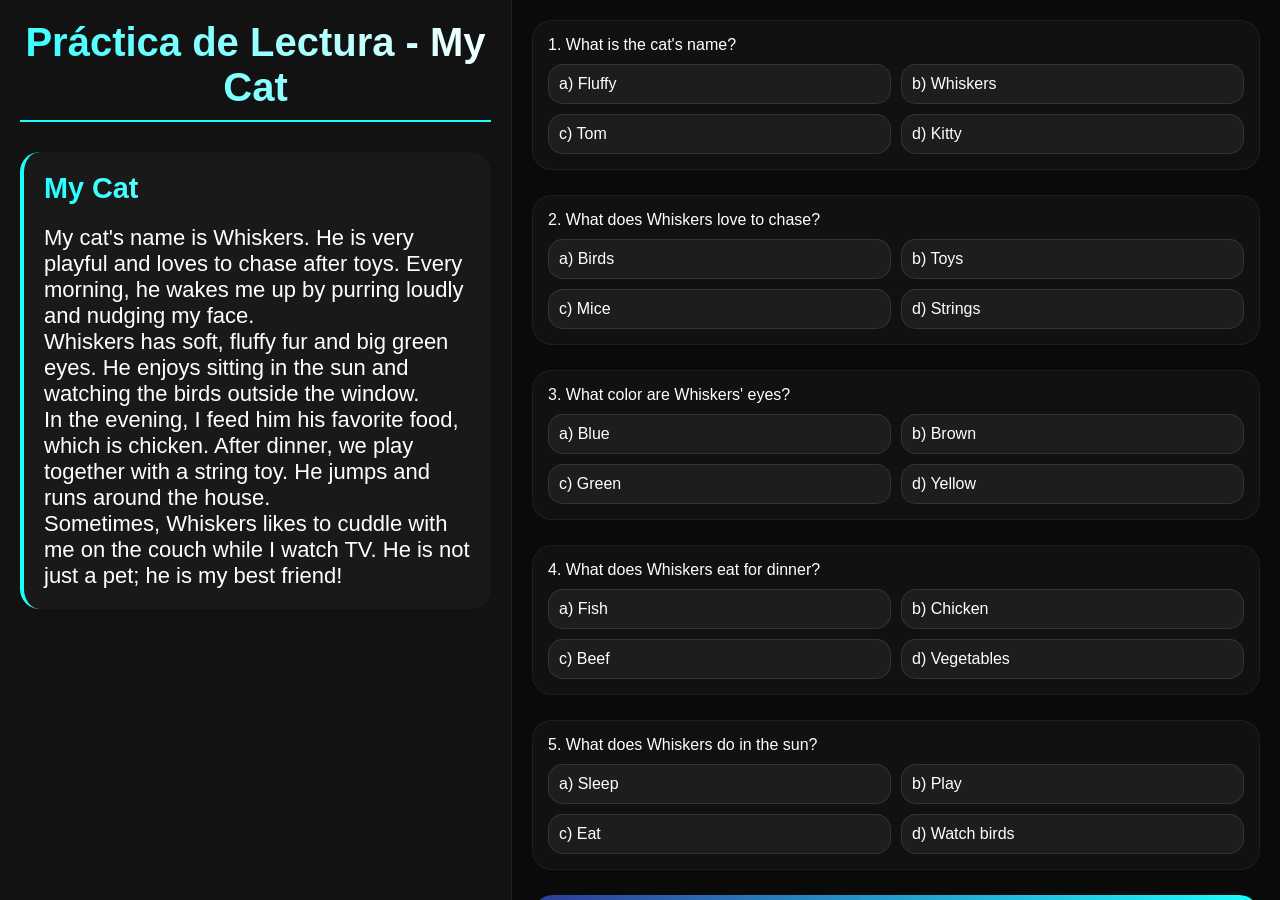
<file: a1NewStory.html>
<!DOCTYPE html>
<html lang="es">
<head>
    <meta charset="UTF-8">
    <meta name="viewport" content="width=device-width, initial-scale=1.0">
    <title>Práctica de Lectura - My Cat</title>
    <style>
        :root {
            --primary-color: #2E3192;
            --secondary-color: #1BFFFF;
            --accent-color: #D4145A;
            --background: #0A0A0A;
            --text-color: #ffffff;
            --card-bg: rgba(255, 255, 255, 0.05);
            --glass-effect: rgba(255, 255, 255, 0.1);
        }
        * {
            margin: 0;
            padding: 0;
            box-sizing: border-box;
            font-family: 'Poppins', sans-serif;
        }
        /* Ocultamos el scroll global y usaremos scroll independientes en columnas */
        html, body {
            width: 100%;
            height: 100%;
            overflow: hidden;
            background: var(--background);
            color: var(--text-color);
        }
        
        /* Contenedor principal: dos columnas (texto y preguntas) */
        .main-container {
            display: flex;
            width: 100%;
            height: 100%;
        }

        /* Columna izquierda: texto de lectura (fijo con position: sticky) */
        .left-column {
            width: 40%;
            padding: 20px;
            background: rgba(255, 255, 255, 0.03);
            border-right: 1px solid rgba(255, 255, 255, 0.05);
            position: sticky;
            top: 0;
            overflow-y: auto; /* Permite scroll solo en esta columna si el texto es largo */
        }

        /* Columna derecha: preguntas y respuestas (scroll independiente) */
        .right-column {
            width: 60%;
            padding: 20px;
            overflow-y: auto;
        }

        /* Título principal */
        h1 {
            text-align: center;
            border-bottom: 2px solid var(--secondary-color);
            padding-bottom: 10px;
            margin-bottom: 30px;
            font-size: 2.5rem;
            background: linear-gradient(45deg, var(--secondary-color), #fff);
            -webkit-background-clip: text;
            color: transparent;
        }

        /* Subtítulo */
        h2 {
            color: var(--secondary-color);
            margin-top: 0;
            margin-bottom: 20px;
            font-size: 1.8rem;
            background: linear-gradient(45deg, var(--secondary-color), #fff);
            -webkit-background-clip: text;
            color: transparent;
        }

        /* Texto de lectura */
        .reading-text {
            font-size: 22px;
            background: rgba(255, 255, 255, 0.03);
            padding: 20px;
            border-radius: 20px;
            border-left: 4px solid var(--secondary-color);
        }

        /* Preguntas */
        .question {
            margin-bottom: 25px;
            padding: 15px;
            background: rgba(255, 255, 255, 0.03);
            border-radius: 20px;
            border: 1px solid rgba(255, 255, 255, 0.05);
        }

        .options {
            margin-top: 10px;
            display: grid;
            grid-template-columns: 1fr 1fr;
            gap: 10px;
        }

        .option {
            padding: 10px;
            background: rgba(255, 255, 255, 0.05);
            border: 1px solid rgba(255, 255, 255, 0.1);
            border-radius: 15px;
            cursor: pointer;
            transition: all 0.3s ease;
            color: var(--text-color);
        }
        .option:hover {
            background: rgba(27, 255, 255, 0.1);
            transform: translateY(-3px);
            box-shadow: 0 5px 15px rgba(27, 255, 255, 0.2);
        }
        .selected {
            background: linear-gradient(45deg, rgba(46, 49, 146, 0.5), rgba(27, 255, 255, 0.5));
            border-color: var(--secondary-color);
        }
        .correct {
            background: rgba(46, 204, 113, 0.3);
            border-color: #2ecc71;
        }
        .incorrect {
            background: rgba(231, 76, 60, 0.3);
            border-color: #e74c3c;
        }

        /* Botones */
        .submit-btn, .retry-btn {
            display: block;
            width: 100%;
            padding: 12px;
            border: none;
            border-radius: 30px;
            font-size: 16px;
            cursor: pointer;
            transition: transform 0.3s ease, box-shadow 0.3s ease;
            margin-top: 20px;
        }
        .submit-btn {
            background: linear-gradient(45deg, var(--primary-color), var(--secondary-color));
            color: white;
        }
        .retry-btn {
            display: none;
            background: linear-gradient(45deg, var(--secondary-color), var(--accent-color));
            color: white;
        }
        .submit-btn:hover, .retry-btn:hover {
            transform: translateY(-3px);
            box-shadow: 0 10px 20px rgba(27, 255, 255, 0.2);
        }

        /* Resultado */
        .result {
            margin-top: 20px;
            padding: 15px;
            border-radius: 20px;
            text-align: center;
            font-weight: bold;
            display: none;
        }

        /* Scrollbar personalizado */
        ::-webkit-scrollbar-thumb {
            background-color: var(--secondary-color);
            border-radius: 10px;
        }
        ::-webkit-scrollbar-track {
            background-color: var(--background);
        }
        ::-webkit-scrollbar {
            width: 10px;
        }

        /* Responsive */
        @media (max-width: 768px) {
            .main-container {
                flex-direction: column;
            }
            .left-column, .right-column {
                width: 100%;
                height: 50vh; /* Se reparte la pantalla, ajusta según prefieras */
            }
        }
    </style>
</head>
<body>
    <!-- Contenedor principal en dos columnas -->
    <div class="main-container">

        <!-- Columna Izquierda: Texto de lectura (fijo) -->
        <div class="left-column">
            <h1>Práctica de Lectura - My Cat</h1>
            <div class="reading-text">
                <h2>My Cat</h2>
                <p>My cat's name is Whiskers. He is very playful and loves to chase after toys. Every morning, he wakes me up by purring loudly and nudging my face.</p>
                <p>Whiskers has soft, fluffy fur and big green eyes. He enjoys sitting in the sun and watching the birds outside the window.</p>
                <p>In the evening, I feed him his favorite food, which is chicken. After dinner, we play together with a string toy. He jumps and runs around the house.</p>
                <p>Sometimes, Whiskers likes to cuddle with me on the couch while I watch TV. He is not just a pet; he is my best friend!</p>
            </div>
        </div>

        <!-- Columna Derecha: Preguntas y Respuestas -->
        <div class="right-column">
            <div id="quiz-container"></div>

            <button id="submit-btn" class="submit-btn">Check Answers</button>
            <div id="result" class="result"></div>
            <button id="retry-btn" class="retry-btn">Try Again</button>
        </div>

    </div>

    <!-- Script del cuestionario -->
    <script>
        // Datos del Quiz
        const questions = [
            {
                question: "1. What is the cat's name?",
                options: ["a) Fluffy", "b) Whiskers", "c) Tom", "d) Kitty"],
                answer: 1
            },
            {
                question: "2. What does Whiskers love to chase?",
                options: ["a) Birds", "b) Toys", "c) Mice", "d) Strings"],
                answer: 1
            },
            {
                question: "3. What color are Whiskers' eyes?",
                options: ["a) Blue", "b) Brown", "c) Green", "d) Yellow"],
                answer: 2
            },
            {
                question: "4. What does Whiskers eat for dinner?",
                options: ["a) Fish", "b) Chicken", "c) Beef", "d) Vegetables"],
                answer: 1
            },
            {
                question: "5. What does Whiskers do in the sun?",
                options: ["a) Sleep", "b) Play", "c) Eat", "d) Watch birds"],
                answer: 3
            }
        ];

        const quizContainer = document.getElementById('quiz-container');
        const submitButton = document.getElementById('submit-btn');
        const resultDiv = document.getElementById('result');
        const retryButton = document.getElementById('retry-btn');

        // Generar preguntas
        function generateQuiz() {
            questions.forEach((q, qIndex) => {
                const questionDiv = document.createElement('div');
                questionDiv.className = 'question';
                questionDiv.innerHTML = `<div>${q.question}</div>`;
                
                const optionsDiv = document.createElement('div');
                optionsDiv.className = 'options';
                
                q.options.forEach((option, oIndex) => {
                    const optionDiv = document.createElement('div');
                    optionDiv.className = 'option';
                    optionDiv.textContent = option;
                    optionDiv.dataset.qIndex = qIndex;
                    optionDiv.dataset.oIndex = oIndex;
                    
                    // Selección de opción
                    optionDiv.addEventListener('click', function() {
                        const questionOptions = document.querySelectorAll(`.option[data-q-index="${qIndex}"]`);
                        questionOptions.forEach(opt => opt.classList.remove('selected'));
                        this.classList.add('selected');
                    });
                    
                    optionsDiv.appendChild(optionDiv);
                });
                
                questionDiv.appendChild(optionsDiv);
                quizContainer.appendChild(questionDiv);
            });
        }

        // Verificar respuestas
        function checkAnswers() {
            let score = 0;
            let answersMissing = false;
            
            questions.forEach((q, qIndex) => {
                const selectedOption = document.querySelector(`.option.selected[data-q-index="${qIndex}"]`);
                if (!selectedOption) {
                    answersMissing = true;
                    return;
                }
                
                const selectedIndex = parseInt(selectedOption.dataset.oIndex);
                if (selectedIndex === q.answer) {
                    score++;
                    selectedOption.classList.add('correct');
                } else {
                    selectedOption.classList.add('incorrect');
                    const correctOption = document.querySelector(`.option[data-q-index="${qIndex}"][data-o-index="${q.answer}"]`);
                    correctOption.classList.add('correct');
                }
            });
            
            if (answersMissing) {
                alert('Por favor, responde todas las preguntas antes de enviar.');
                return;
            }
            
            // Deshabilitar todas las opciones
            document.querySelectorAll('.option').forEach(opt => {
                opt.style.pointerEvents = 'none';
            });
            
            // Mostrar resultado
            resultDiv.style.display = 'block';
            resultDiv.textContent = `Tu puntuación: ${score} de ${questions.length}`;
            resultDiv.style.backgroundColor = score >= 4 ? '#d4edda' : '#f8d7da';
            resultDiv.style.color = score >= 4 ? '#155724' : '#721c24';
            
            submitButton.style.display = 'none';
            retryButton.style.display = 'block';
        }

        // Reiniciar quiz
        function resetQuiz() {
            quizContainer.innerHTML = '';
            generateQuiz();
            resultDiv.style.display = 'none';
            retryButton.style.display = 'none';
            submitButton.style.display = 'block';
        }

        submitButton.addEventListener('click', checkAnswers);
        retryButton.addEventListener('click', resetQuiz);

        // Iniciar
        generateQuiz();
    </script>
</body>
</html>
</file>
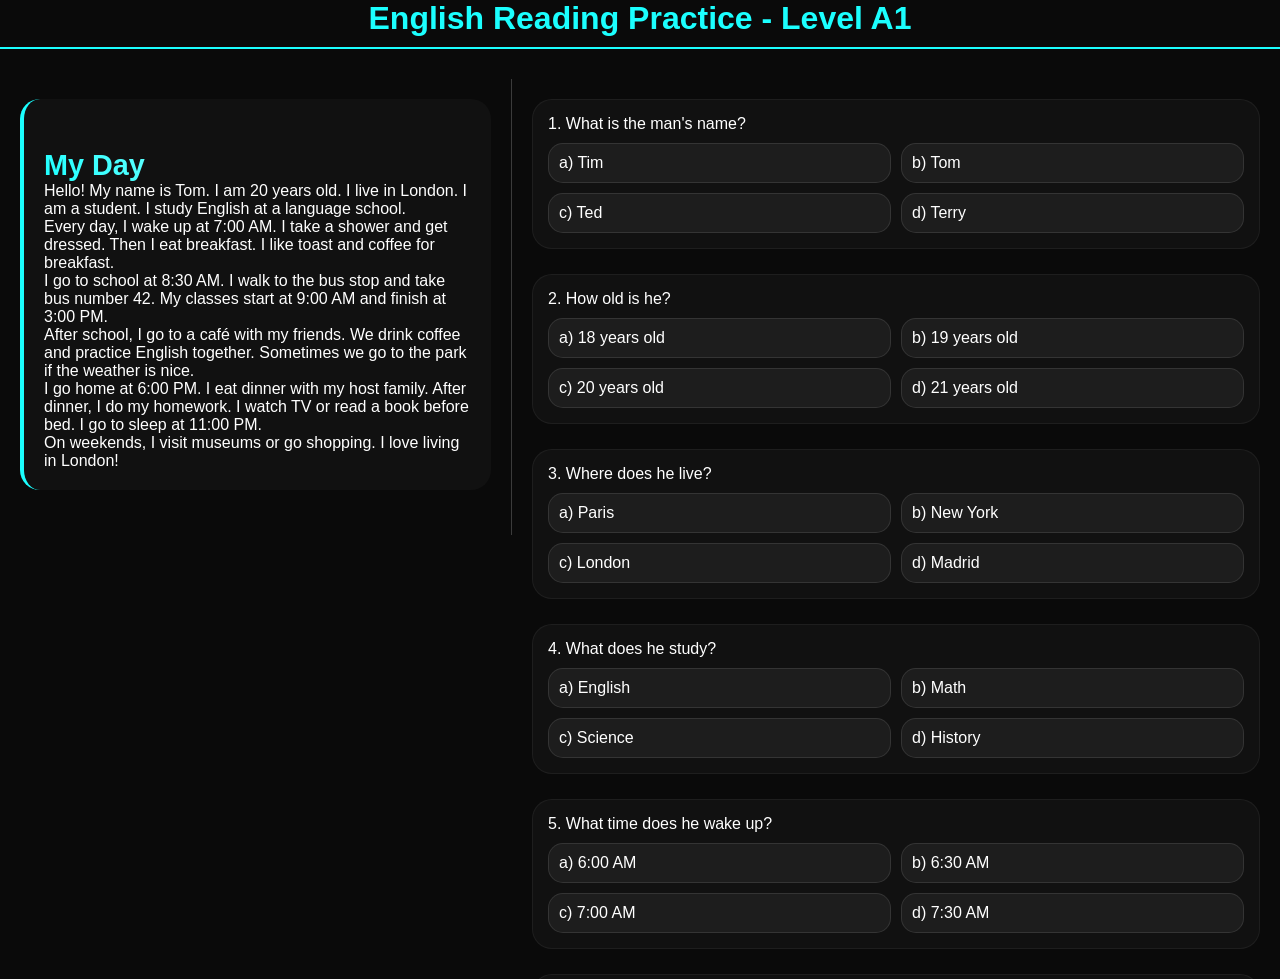
<file: a1Reading.html>
<!DOCTYPE html>
<html lang="en">
<head>
  <meta charset="UTF-8">
  <title>English Reading Practice - Level A1</title>
  <style>
    :root {
      --primary-color: #2E3192;
      --secondary-color: #1BFFFF;
      --accent-color: #D4145A;
      --background: #0A0A0A;
      --text-color: #ffffff;
      --card-bg: rgba(255, 255, 255, 0.05);
      --glass-effect: rgba(255, 255, 255, 0.1);
    }

    /* Reinicios / base */
    * {
      margin: 0;
      padding: 0;
      box-sizing: border-box;
      font-family: 'Poppins', sans-serif;
    }
    body {
      background: var(--background);
      color: var(--text-color);
      /* Quitamos max-width y margin auto para usar todo el ancho y hacer un layout tipo flex */
    }

    /* Contenedor principal en 2 columnas */
    .main-container {
      display: flex;          /* Modo de 2 columnas */
      flex-wrap: nowrap;      /* Evita que se rompa a segunda fila */
      min-height: 100vh;      /* Ocupar al menos la altura de la pantalla */
    }

    /* Columna izquierda: lectura */
    .reading-container {
      width: 40%;             /* Ajusta el ancho que quieras para el texto */
      position: sticky;       /* Para que se quede “pegado” al hacer scroll */
      top: 0;                 /* Se “pega” en la parte superior */
      align-self: flex-start; /* Para que el sticky funcione en flex */
      overflow-y: auto;       /* Si el texto es muy largo, tendrá scroll propio */
      border-right: 1px solid rgba(255, 255, 255, 0.2);
      padding: 20px;
    }

    /* Columna derecha: preguntas, respuestas y botón */
    .quiz-container {
      width: 60%;             /* Ajusta el ancho que quieras para el quiz */
      padding: 20px;
      overflow-y: auto;       /* Aquí se hará scroll para las preguntas */
      max-height: 100vh;      /* Para que no crezca más que la ventana */
    }

    /* Título */
    h1 {
      color: var(--text-color);
      text-align: center;
      border-bottom: 2px solid var(--secondary-color);
      padding-bottom: 10px;
      margin-bottom: 30px;
      font-size: 2rem;
      background-color: var(--secondary-color);
      -webkit-background-clip: text;
      color: transparent;
    }

    h2 {
      color: var(--secondary-color);
      margin-top: 30px;
      font-size: 1.8rem;
      background: linear-gradient(45deg, var(--secondary-color), #fff);
      -webkit-background-clip: text;
      color: transparent;
    }

    .reading-text {
      background: rgba(255, 255, 255, 0.03);
      padding: 20px;
      border-radius: 20px;
      border-left: 4px solid var(--secondary-color);
      margin-bottom: 25px;
    }

    .question {
      margin-bottom: 25px;
      padding: 15px;
      background: rgba(255, 255, 255, 0.03);
      border-radius: 20px;
      border: 1px solid rgba(255, 255, 255, 0.05);
    }

    .options {
      margin-top: 10px;
      display: grid;
      grid-template-columns: 1fr;
      gap: 10px;
    }

    @media (min-width: 600px) {
      .options {
        grid-template-columns: 1fr 1fr;
      }
    }

    .option {
      padding: 10px;
      background: rgba(255, 255, 255, 0.05);
      border: 1px solid rgba(255, 255, 255, 0.1);
      border-radius: 15px;
      cursor: pointer;
      transition: all 0.3s ease;
      color: var(--text-color);
    }
    .option:hover {
      background: rgba(27, 255, 255, 0.1);
      transform: translateY(-3px);
      box-shadow: 0 5px 15px rgba(27, 255, 255, 0.2);
    }
    .selected {
      background: linear-gradient(45deg, rgba(46, 49, 146, 0.5), rgba(27, 255, 255, 0.5));
      border-color: var(--secondary-color);
    }
    .correct {
      background: rgba(46, 204, 113, 0.3);
      border-color: #2ecc71;
    }
    .incorrect {
      background: rgba(231, 76, 60, 0.3);
      border-color: #e74c3c;
    }

    .submit-btn, .retry-btn {
      display: block;
      width: 100%;
      padding: 12px;
      background: linear-gradient(45deg, var(--primary-color), var(--secondary-color));
      color: white;
      border: none;
      border-radius: 30px;
      font-size: 16px;
      cursor: pointer;
      transition: transform 0.3s ease, box-shadow 0.3s ease;
      margin-top: 20px;
      text-align: center;
    }
    .submit-btn:hover, .retry-btn:hover {
      transform: translateY(-3px);
      box-shadow: 0 10px 20px rgba(27, 255, 255, 0.2);
    }

    .result {
      margin-top: 20px;
      padding: 15px;
      border-radius: 20px;
      text-align: center;
      font-weight: bold;
      display: none;
    }

    /* Barra de desplazamiento personal */
    ::-webkit-scrollbar-thumb {
      background-color: var(--secondary-color);
      border-radius: 10px;
    }
    ::-webkit-scrollbar-track {
      background-color: var(--background);
    }
    ::-webkit-scrollbar {
      width: 10px;
    }
  </style>
</head>
<body>

  <h1>English Reading Practice - Level A1</h1>

  <div class="main-container">
    <!-- COLUMNA IZQUIERDA (TEXTO) -->
    <div class="reading-container">
      <div class="reading-text">
        <h2>My Day</h2>
        <p>Hello! My name is Tom. I am 20 years old. I live in London. I am a student. I study English at a language school.</p>
        <p>Every day, I wake up at 7:00 AM. I take a shower and get dressed. Then I eat breakfast. I like toast and coffee for breakfast.</p>
        <p>I go to school at 8:30 AM. I walk to the bus stop and take bus number 42. My classes start at 9:00 AM and finish at 3:00 PM.</p>
        <p>After school, I go to a café with my friends. We drink coffee and practice English together. Sometimes we go to the park if the weather is nice.</p>
        <p>I go home at 6:00 PM. I eat dinner with my host family. After dinner, I do my homework. I watch TV or read a book before bed. I go to sleep at 11:00 PM.</p>
        <p>On weekends, I visit museums or go shopping. I love living in London!</p>
      </div>
    </div>

    <!-- COLUMNA DERECHA (PREGUNTAS Y QUIZ) -->
    <div class="quiz-container">
      <div id="quiz-container"></div>
      <button id="submit-btn" class="submit-btn">Check Answers</button>
      <div id="result" class="result"></div>
      <button id="retry-btn" class="retry-btn">Try Again</button>
    </div>
  </div>

  <script>
    // Quiz data
    const questions = [
      {
        question: "1. What is the man's name?",
        options: ["a) Tim", "b) Tom", "c) Ted", "d) Terry"],
        answer: 1
      },
      {
        question: "2. How old is he?",
        options: ["a) 18 years old", "b) 19 years old", "c) 20 years old", "d) 21 years old"],
        answer: 2
      },
      {
        question: "3. Where does he live?",
        options: ["a) Paris", "b) New York", "c) London", "d) Madrid"],
        answer: 2
      },
      {
        question: "4. What does he study?",
        options: ["a) English", "b) Math", "c) Science", "d) History"],
        answer: 0
      },
      {
        question: "5. What time does he wake up?",
        options: ["a) 6:00 AM", "b) 6:30 AM", "c) 7:00 AM", "d) 7:30 AM"],
        answer: 2
      },
      {
        question: "6. What does he eat for breakfast?",
        options: ["a) Eggs and bacon", "b) Toast and coffee", "c) Cereal and milk", "d) Fruit and yogurt"],
        answer: 1
      },
      {
        question: "7. How does he go to school?",
        options: ["a) By car", "b) By train", "c) By bus", "d) By bicycle"],
        answer: 2
      },
      {
        question: "8. What does he do after school?",
        options: ["a) He goes home", "b) He goes to work", "c) He goes to the gym", "d) He goes to a café"],
        answer: 3
      },
      {
        question: "9. What time does he go to sleep?",
        options: ["a) 10:00 PM", "b) 10:30 PM", "c) 11:00 PM", "d) 11:30 PM"],
        answer: 2
      },
      {
        question: "10. What does he do on weekends?",
        options: ["a) He visits museums or goes shopping", "b) He stays at home", "c) He visits his family", "d) He works part-time"],
        answer: 0
      }
    ];

    const quizContainer = document.getElementById('quiz-container');
    const submitButton = document.getElementById('submit-btn');
    const resultDiv = document.getElementById('result');
    const retryButton = document.getElementById('retry-btn');

    function generateQuiz() {
      questions.forEach((q, qIndex) => {
        const questionDiv = document.createElement('div');
        questionDiv.className = 'question';
        questionDiv.innerHTML = `<div>${q.question}</div>`;
        
        const optionsDiv = document.createElement('div');
        optionsDiv.className = 'options';
        
        q.options.forEach((option, oIndex) => {
          const optionDiv = document.createElement('div');
          optionDiv.className = 'option';
          optionDiv.textContent = option;
          optionDiv.dataset.qIndex = qIndex;
          optionDiv.dataset.oIndex = oIndex;
          
          optionDiv.addEventListener('click', function() {
            // Remove selected class from all options in this question
            const questionOptions = document.querySelectorAll(`.option[data-q-index="${qIndex}"]`);
            questionOptions.forEach(opt => opt.classList.remove('selected'));
            // Add selected class to this option
            this.classList.add('selected');
          });
          
          optionsDiv.appendChild(optionDiv);
        });
        
        questionDiv.appendChild(optionsDiv);
        quizContainer.appendChild(questionDiv);
      });
    }

    function checkAnswers() {
      let score = 0;
      let answersMissing = false;
      
      questions.forEach((q, qIndex) => {
        const selectedOption = document.querySelector(`.option.selected[data-q-index="${qIndex}"]`);
        
        if (!selectedOption) {
          answersMissing = true;
          return;
        }
        
        const selectedIndex = parseInt(selectedOption.dataset.oIndex);
        if (selectedIndex === q.answer) {
          score++;
          selectedOption.classList.add('correct');
        } else {
          selectedOption.classList.add('incorrect');
          // Highlight the correct answer
          const correctOption = document.querySelector(`.option[data-q-index="${qIndex}"][data-o-index="${q.answer}"]`);
          correctOption.classList.add('correct');
        }
      });
      
      if (answersMissing) {
        alert('Please answer all questions before submitting.');
        return;
      }
      
      // Disable all options after submission
      document.querySelectorAll('.option').forEach(opt => {
        opt.style.pointerEvents = 'none';
      });
      
      // Show result
      resultDiv.style.display = 'block';
      resultDiv.textContent = `Your score: ${score} out of 10`;
      resultDiv.style.backgroundColor = score >= 7 ? '#d4edda' : '#f8d7da';
      resultDiv.style.color = score >= 7 ? '#155724' : '#721c24';
      
      // Show retry button and hide submit button
      submitButton.style.display = 'none';
      retryButton.style.display = 'block';
    }

    function resetQuiz() {
      quizContainer.innerHTML = '';
      generateQuiz();
      resultDiv.style.display = 'none';
      retryButton.style.display = 'none';
      submitButton.style.display = 'block';
    }

    submitButton.addEventListener('click', checkAnswers);
    retryButton.addEventListener('click', resetQuiz);

    generateQuiz();
  </script>
</body>
</html>
</file>
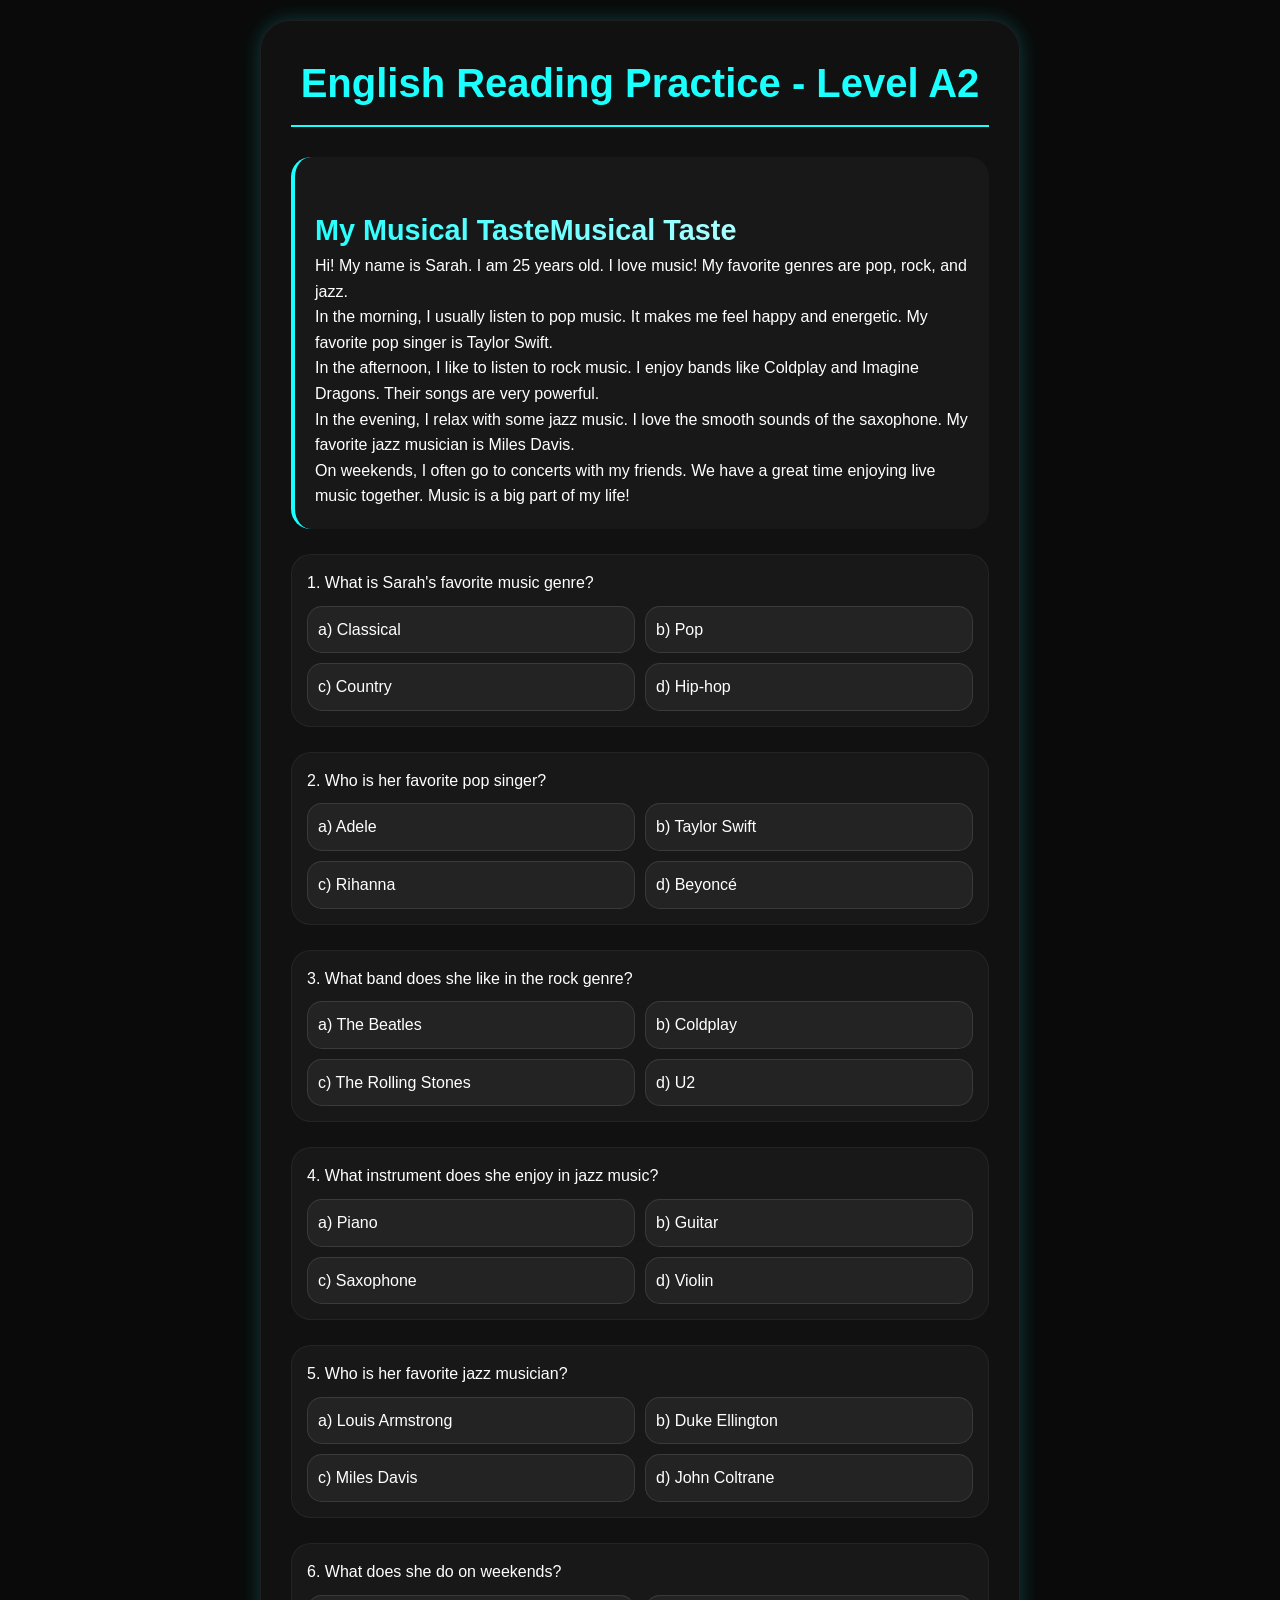
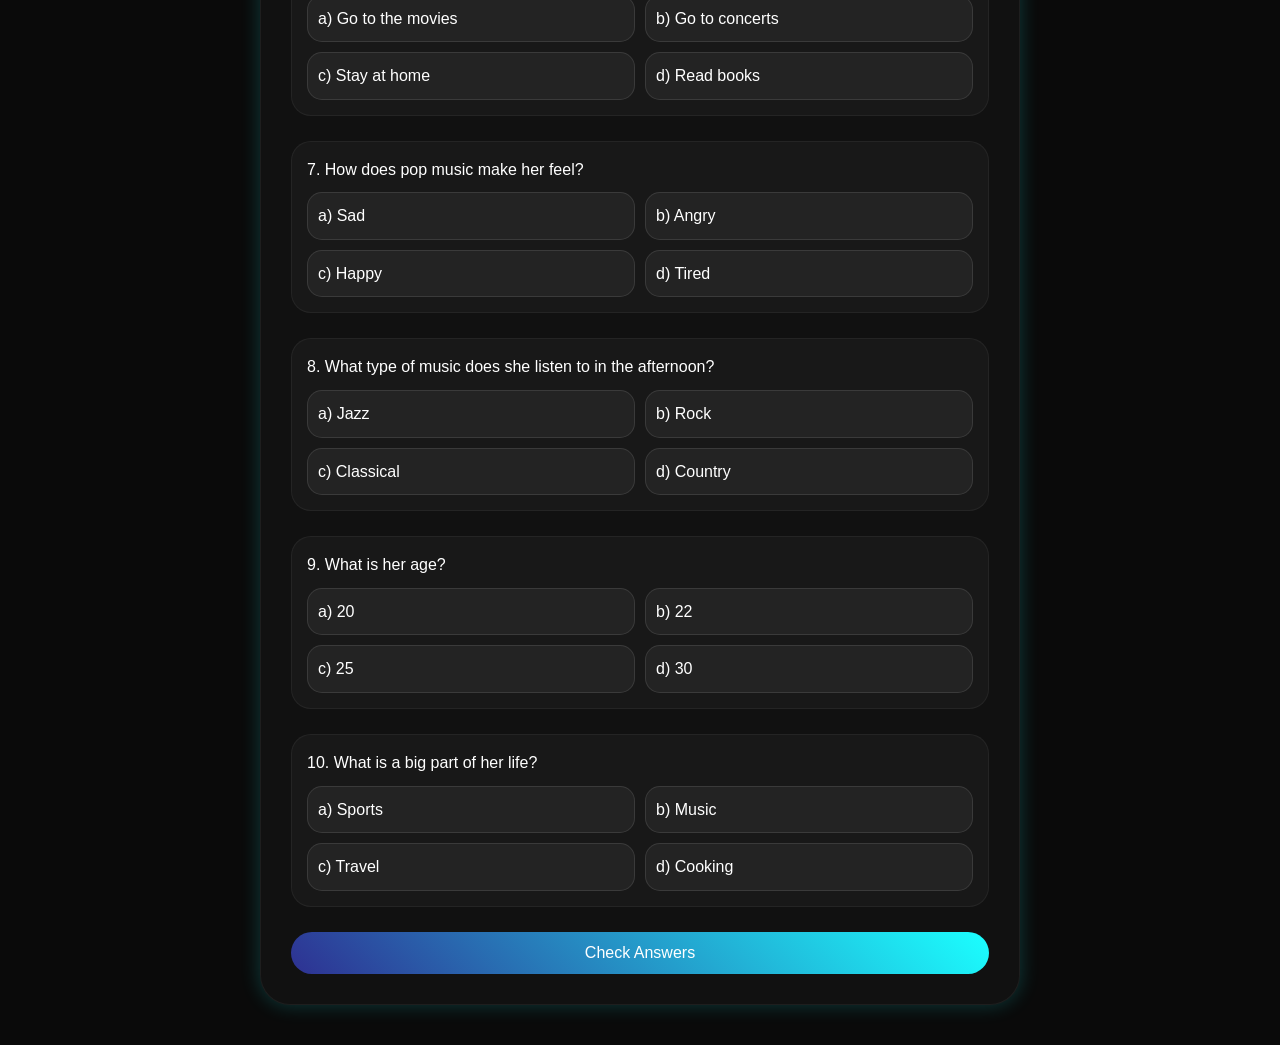
<file: a2MyMusic.html>
<!DOCTYPE html>
<html lang="en">
<head>
    <meta charset="UTF-8">
    <meta name="viewport" content="width=device-width, initial-scale=1.0">
    <title>English Reading Practice - Level A2</title>
    <style>
:root {
    --primary-color: #2E3192;
    --secondary-color: #1BFFFF;
    --accent-color: #D4145A;
    --background: #0A0A0A;
    --text-color: #ffffff;
    --card-bg: rgba(255, 255, 255, 0.05);
    --glass-effect: rgba(255, 255, 255, 0.1);
}

/* Estilos base */
* {
    margin: 0;
    padding: 0;
    box-sizing: border-box;
    font-family: 'Poppins', sans-serif;
}

body {
    background: var(--background);
    color: var(--text-color);
    overflow-x: hidden;
    line-height: 1.6;
    max-width: 800px;
    margin: 0 auto;
    padding: 20px;
}

.container {
    background: rgba(255, 255, 255, 0.03);
    border-radius: 30px;
    box-shadow: 0 0 20px rgba(27, 255, 255, 0.2);
    padding: 30px;
    margin-bottom: 20px;
    border: 1px solid rgba(255, 255, 255, 0.05);
}

h1 {
    color: var(--text-color);
    text-align: center;
    border-bottom: 2px solid var(--secondary-color);
    padding-bottom: 10px;
    margin-bottom: 30px;
    font-size: 2.5rem;
    background-color: var(--secondary-color);
    -webkit-background-clip: text;
    color: transparent;
}

h2 {
    color: var(--secondary-color);
    margin-top: 30px;
    font-size: 1.8rem;
    background: linear-gradient(45deg, var(--secondary-color), #fff);
    -webkit-background-clip: text;
    color: transparent;
}

.reading-text {
    background: rgba(255, 255, 255, 0.03);
    padding: 20px;
    border-radius: 20px;
    border-left: 4px solid var(--secondary-color);
    margin-bottom: 25px;
}

.question {
    margin-bottom: 25px;
    padding: 15px;
    background: rgba(255, 255, 255, 0.03);
    border-radius: 20px;
    border: 1px solid rgba(255, 255, 255, 0.05);
}

.options {
    margin-top: 10px;
    display: grid;
    grid-template-columns: 1fr;
    gap: 10px;
}

.option {
    padding: 10px;
    background: rgba(255, 255, 255, 0.05);
    border: 1px solid rgba(255, 255, 255, 0.1);
    border-radius: 15px;
    cursor: pointer;
    transition: all 0.3s ease;
    color: var(--text-color);
}

.option:hover {
    background: rgba(27, 255, 255, 0.1);
    transform: translateY(-3px);
    box-shadow: 0 5px 15px rgba(27, 255, 255, 0.2);
}

.selected {
    background: linear-gradient(45deg, rgba(46, 49, 146, 0.5), rgba(27, 255, 255, 0.5));
    border-color: var(--secondary-color);
}

.correct {
    background: rgba(46, 204, 113, 0.3);
    border-color: #2ecc71;
}

.incorrect {
    background: rgba(231, 76, 60, 0.3);
    border-color: #e74c3c;
}

.submit-btn {
    display: block;
    width: 100%;
    padding: 12px;
    background: linear-gradient(45deg, var(--primary-color), var(--secondary-color));
    color: white;
    border: none;
    border-radius: 30px;
    font-size: 16px;
    cursor: pointer;
    transition: transform 0.3s ease, box-shadow 0.3s ease;
    margin-top: 20px;
}

.submit-btn:hover {
    transform: translateY(-3px);
    box-shadow: 0 10px 20px rgba(27, 255, 255, 0.2);
}

.result {
    margin-top: 20px;
    padding: 15px;
    border-radius: 20px;
    text-align: center;
    font-weight: bold;
    display: none;
}

.retry-btn {
    display: none;
    width: 100%;
    padding: 12px;
    background: linear-gradient(45deg, var(--secondary-color), var(--accent-color));
    color: white;
    border: none;
    border-radius: 30px;
    font-size: 16px;
    cursor: pointer;
    transition: transform 0.3s ease, box-shadow 0.3s ease;
    margin-top: 15px;
}

.retry-btn:hover {
    transform: translateY(-3px);
    box-shadow: 0 10px 20px rgba(27, 255, 255, 0.2);
}

/* Cambiar el color de la barra de desplazamiento */
::-webkit-scrollbar-thumb {
    background-color: var(--secondary-color);
    border-radius: 10px;
}

::-webkit-scrollbar-track {
    background-color: var(--background);
}

::-webkit-scrollbar {
    width: 10px;
}

@media (min-width: 600px) {
    .options {
        grid-template-columns: 1fr 1fr;
    }
}
    </style>
</head>
<body>
    <div class="container">
        <h1>English Reading Practice - Level A2</h1>
        
        <div class="reading-text">
            <h2>My Musical TasteMusical Taste</h2>
            <p>Hi! My name is Sarah. I am 25 years old. I love music! My favorite genres are pop, rock, and jazz.</p>
            <p>In the morning, I usually listen to pop music. It makes me feel happy and energetic. My favorite pop singer is Taylor Swift.</p>
            <p>In the afternoon, I like to listen to rock music. I enjoy bands like Coldplay and Imagine Dragons. Their songs are very powerful.</p>
            <p>In the evening, I relax with some jazz music. I love the smooth sounds of the saxophone. My favorite jazz musician is Miles Davis.</p>
            <p>On weekends, I often go to concerts with my friends. We have a great time enjoying live music together. Music is a big part of my life!</p>
        </div>
        
        <div id="quiz-container">
            <!-- Questions will be inserted here by JavaScript -->
        </div>
        
        <button id="submit-btn" class="submit-btn">Check Answers</button>
        <div id="result" class="result"></div>
        <button id="retry-btn" class="retry-btn">Try Again</button>
    </div>

    <script>
        // Quiz data
        const questions = [
            {
                question: "1. What is Sarah's favorite music genre?",
                options: ["a) Classical", "b) Pop", "c) Country", "d) Hip-hop"],
                answer: 1
            },
            {
                question: "2. Who is her favorite pop singer?",
                options: ["a) Adele", "b) Taylor Swift", "c) Rihanna", "d) Beyoncé"],
                answer: 1
            },
            {
                question: "3. What band does she like in the rock genre?",
                options: ["a) The Beatles", "b) Coldplay", "c) The Rolling Stones", "d) U2"],
                answer: 1
            },
            {
                question: "4. What instrument does she enjoy in jazz music?",
                options: ["a) Piano", "b) Guitar", "c) Saxophone", "d) Violin"],
                answer: 2
            },
            {
                question: "5. Who is her favorite jazz musician?",
                options: ["a) Louis Armstrong", "b) Duke Ellington", "c) Miles Davis", "d) John Coltrane"],
                answer: 2
            },
            {
                question: "6. What does she do on weekends?",
                options: ["a) Go to the movies", "b) Go to concerts", "c) Stay at home", "d) Read books"],
                answer: 1
            },
            {
                question: "7. How does pop music make her feel?",
                options: ["a) Sad", "b) Angry", "c) Happy", "d) Tired"],
                answer: 2
            },
            {
                question: "8. What type of music does she listen to in the afternoon?",
                options: ["a) Jazz", "b) Rock", "c) Classical", "d) Country"],
                answer: 1
            },
            {
                question: "9. What is her age?",
                options: ["a) 20", "b) 22", "c) 25", "d) 30"],
                answer: 2
            },
            {
                question: "10. What is a big part of her life?",
                options: ["a) Sports", "b) Music", "c) Travel", "d) Cooking"],
                answer: 1
            }
        ];

        // Get elements
        const quizContainer = document.getElementById('quiz-container');
        const submitButton = document.getElementById('submit-btn');
        const resultDiv = document.getElementById('result');
        const retryButton = document.getElementById('retry-btn');

        // Generate questions in the DOM
        function generateQuiz() {
            questions.forEach((q, qIndex) => {
                const questionDiv = document.createElement('div');
                questionDiv.className = 'question';
                questionDiv.innerHTML = `<div>${q.question}</div>`;
                
                const optionsDiv = document.createElement('div');
                optionsDiv.className = 'options';
                
                q.options.forEach((option, oIndex) => {
                    const optionDiv = document.createElement('div');
                    optionDiv.className = 'option';
                    optionDiv.textContent = option;
                    optionDiv.dataset.qIndex = qIndex;
                    optionDiv.dataset.oIndex = oIndex;
                    
                    optionDiv.addEventListener('click', function() {
                        // Remove selected class from all options in this question
                        const questionOptions = document.querySelectorAll(`.option[data-q-index="${qIndex}"]`);
                        questionOptions.forEach(opt => opt.classList.remove('selected'));
                        
                        // Add selected class to this option
                        this.classList.add('selected');
                    });
                    
                    optionsDiv.appendChild(optionDiv);
                });
                
                questionDiv.appendChild(optionsDiv);
                quizContainer.appendChild(questionDiv);
            });
        }

        // Check answers and show results
        function checkAnswers() {
            let score = 0;
            let answersMissing = false;
            
            questions.forEach((q, qIndex) => {
                const selectedOption = document.querySelector(`.option.selected[data-q-index="${qIndex}"]`);
                
                if (!selectedOption) {
                    answersMissing = true;
                    return;
                }
                
                const selectedIndex = parseInt(selectedOption.dataset.oIndex);
                
                if (selectedIndex === q.answer) {
                    score++;
                    selectedOption.classList.add('correct');
                } else {
                    selectedOption.classList.add('incorrect');
                    // Highlight the correct answer
                    const correctOption = document.querySelector(`.option[data-q-index="${qIndex}"][data-o-index="${q.answer}"]`);
                    correctOption.classList.add('correct');
                }
            });
            
            if (answersMissing) {
                alert('Please answer all questions before submitting.');
                return;
            }
            
            // Disable all options after submission
            document.querySelectorAll('.option').forEach(opt => {
                opt.style.pointerEvents = 'none';
            });
            
            // Show result
            resultDiv.style.display = 'block';
            resultDiv.textContent = `Your score: ${score} out of 10`;
            resultDiv.style.backgroundColor = score >= 7 ? '#d4edda' : '#f8d7da';
            resultDiv.style.color = score >= 7 ? '#155724' : '#721c24';
            
            // Show retry button and hide submit button
            submitButton.style.display = 'none';
            retryButton.style.display = 'block';
        }

        // Reset the quiz
        function resetQuiz() {
            // Remove all questions
            quizContainer.innerHTML = '';
            
            // Generate quiz again
            generateQuiz();
            
            // Hide result and retry button, show submit button
            resultDiv.style.display = 'none';
            retryButton.style.display = 'none';
            submitButton.style.display = 'block';
        }

        // Event listeners
        submitButton.addEventListener('click', checkAnswers);
        retryButton.addEventListener('click', resetQuiz);

        // Initialize
        generateQuiz();
    </script>
</body>
</html>
</file>
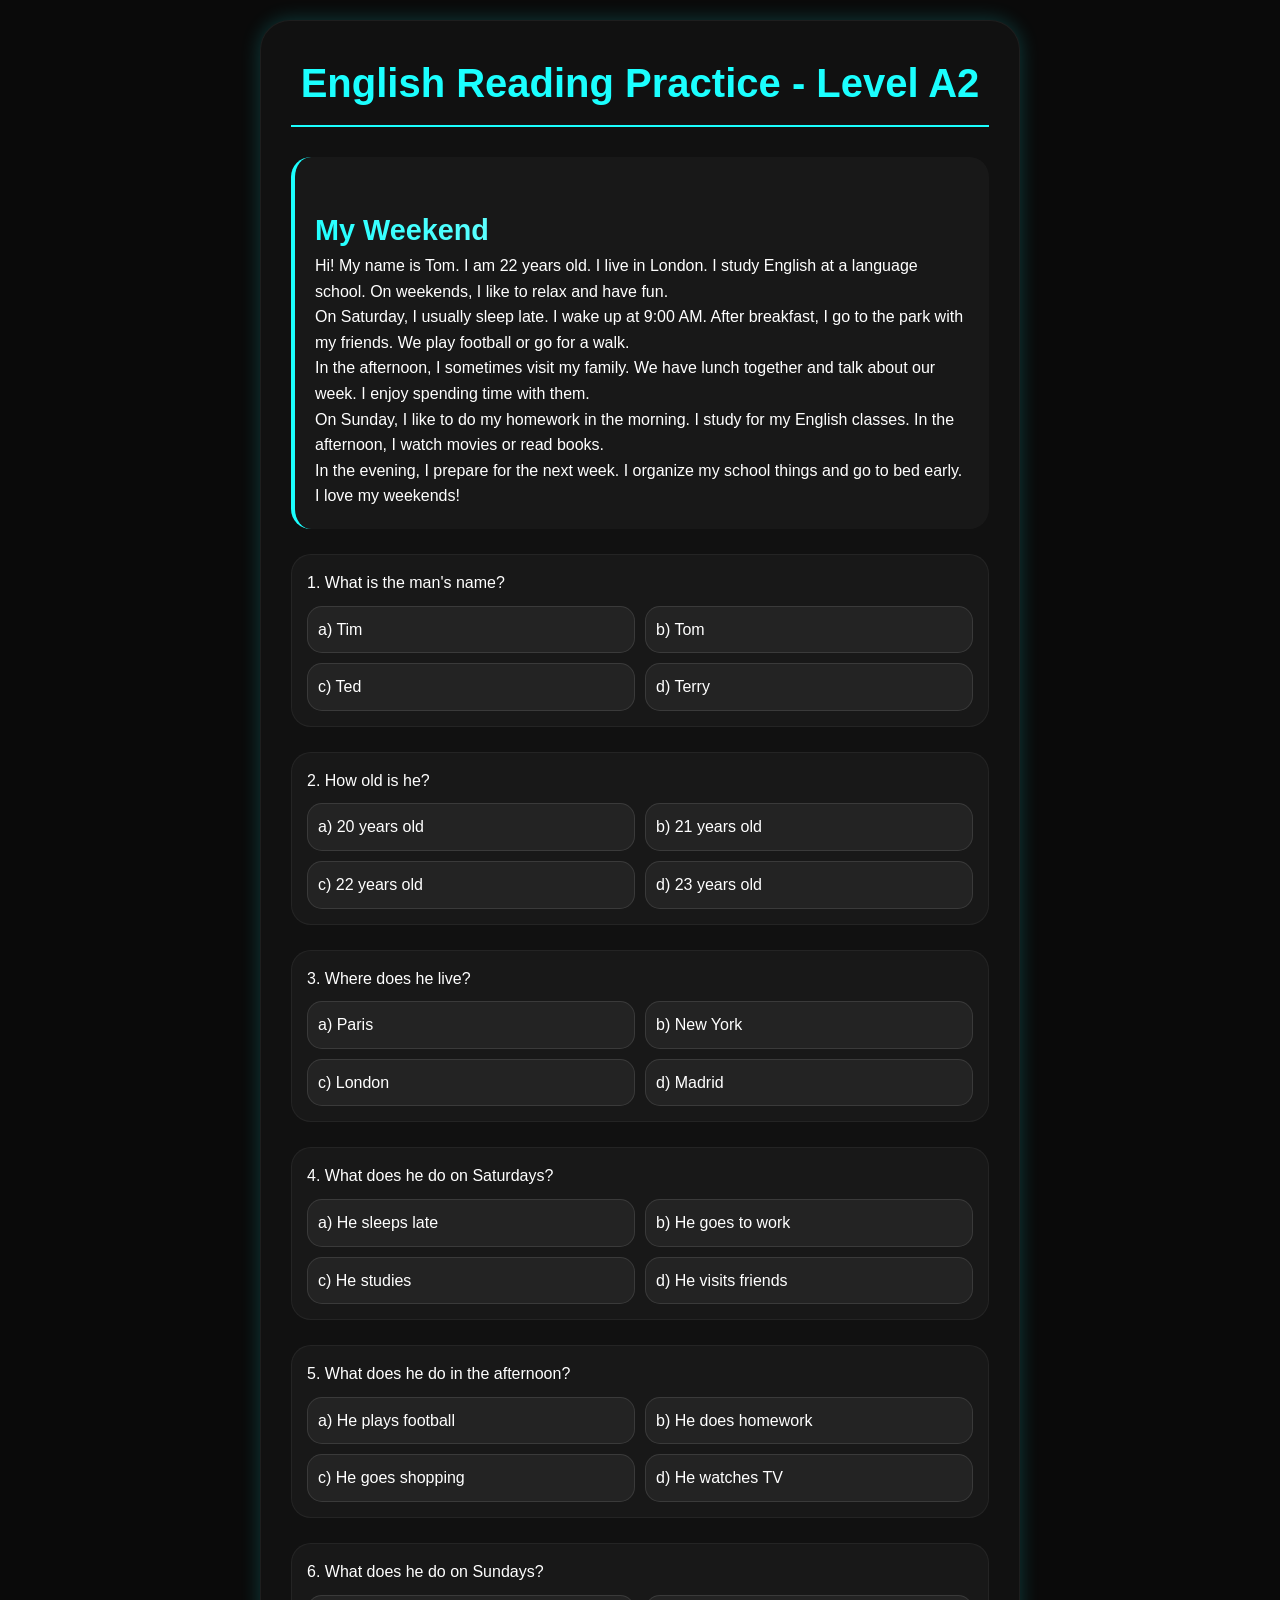
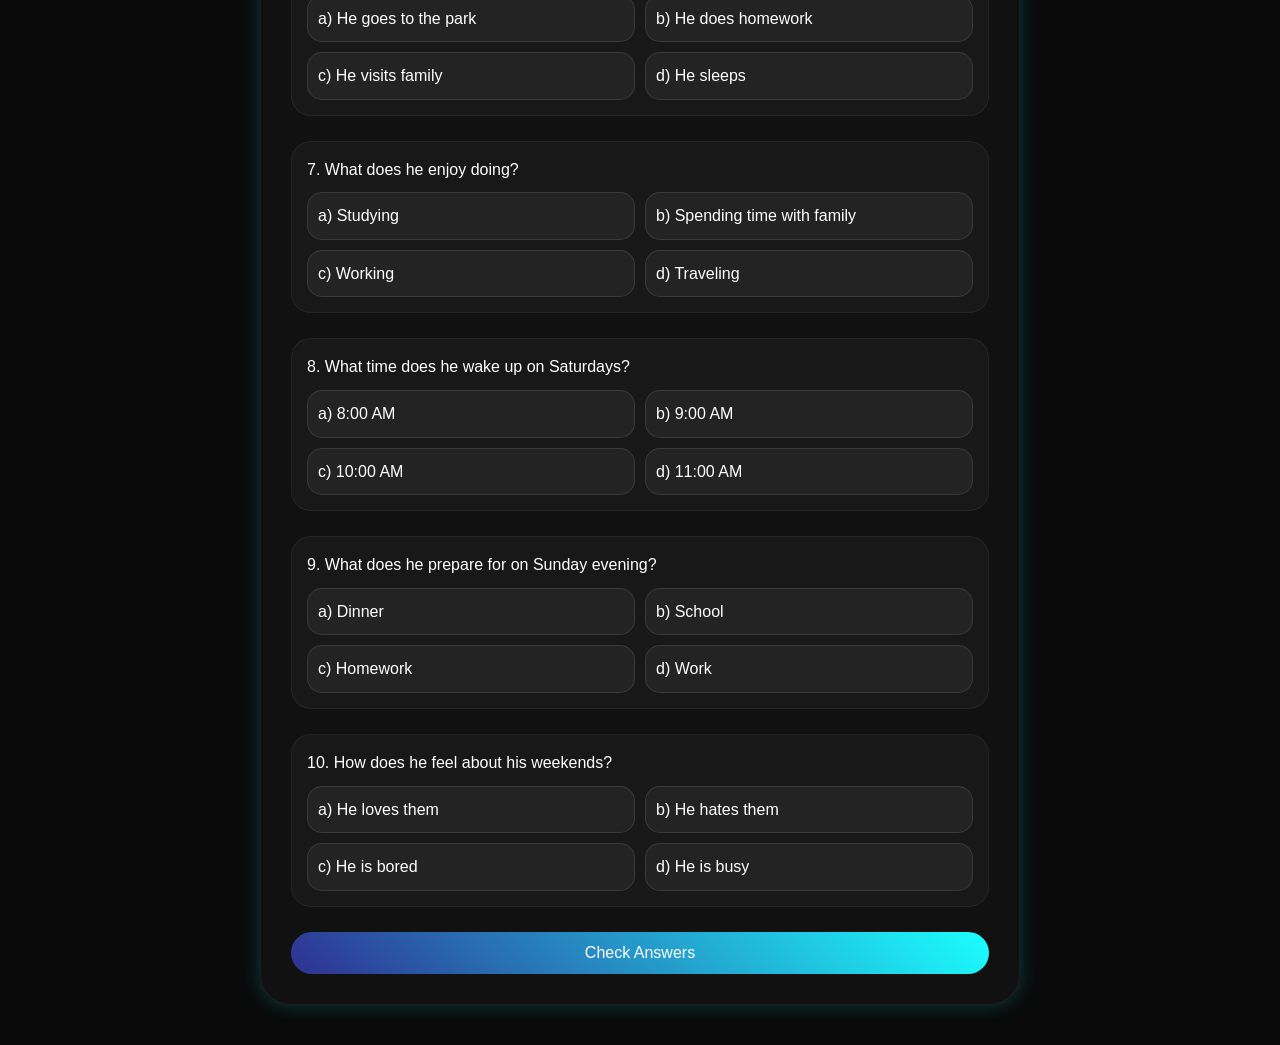
<file: a2Reading.html>
<!DOCTYPE html>
<html lang="en">
<head>
    <meta charset="UTF-8">
    <meta name="viewport" content="width=device-width, initial-scale=1.0">
    <title>English Reading Practice - Level A2</title>
    <style>
:root {
    --primary-color: #2E3192;
    --secondary-color: #1BFFFF;
    --accent-color: #D4145A;
    --background: #0A0A0A;
    --text-color: #ffffff;
    --card-bg: rgba(255, 255, 255, 0.05);
    --glass-effect: rgba(255, 255, 255, 0.1);
}

/* Estilos base */
* {
    margin: 0;
    padding: 0;
    box-sizing: border-box;
    font-family: 'Poppins', sans-serif;
}

body {
    background: var(--background);
    color: var(--text-color);
    overflow-x: hidden;
    line-height: 1.6;
    max-width: 800px;
    margin: 0 auto;
    padding: 20px;
}

.container {
    background: rgba(255, 255, 255, 0.03);
    border-radius: 30px;
    box-shadow: 0 0 20px rgba(27, 255, 255, 0.2);
    padding: 30px;
    margin-bottom: 20px;
    border: 1px solid rgba(255, 255, 255, 0.05);
}

h1 {
    color: var(--text-color);
    text-align: center;
    border-bottom: 2px solid var(--secondary-color);
    padding-bottom: 10px;
    margin-bottom: 30px;
    font-size: 2.5rem;
    background-color: var(--secondary-color);
    -webkit-background-clip: text;
    color: transparent;
}

h2 {
    color: var(--secondary-color);
    margin-top: 30px;
    font-size: 1.8rem;
    background: linear-gradient(45deg, var(--secondary-color), #fff);
    -webkit-background-clip: text;
    color: transparent;
}

.reading-text {
    background: rgba(255, 255, 255, 0.03);
    padding: 20px;
    border-radius: 20px;
    border-left: 4px solid var(--secondary-color);
    margin-bottom: 25px;
}

.question {
    margin-bottom: 25px;
    padding: 15px;
    background: rgba(255, 255, 255, 0.03);
    border-radius: 20px;
    border: 1px solid rgba(255, 255, 255, 0.05);
}

.options {
    margin-top: 10px;
    display: grid;
    grid-template-columns: 1fr;
    gap: 10px;
}

.option {
    padding: 10px;
    background: rgba(255, 255, 255, 0.05);
    border: 1px solid rgba(255, 255, 255, 0.1);
    border-radius: 15px;
    cursor: pointer;
    transition: all 0.3s ease;
    color: var(--text-color);
}

.option:hover {
    background: rgba(27, 255, 255, 0.1);
    transform: translateY(-3px);
    box-shadow: 0 5px 15px rgba(27, 255, 255, 0.2);
}

.selected {
    background: linear-gradient(45deg, rgba(46, 49, 146, 0.5), rgba(27, 255, 255, 0.5));
    border-color: var(--secondary-color);
}

.correct {
    background: rgba(46, 204, 113, 0.3);
    border-color: #2ecc71;
}

.incorrect {
    background: rgba(231, 76, 60, 0.3);
    border-color: #e74c3c;
}

.submit-btn {
    display: block;
    width: 100%;
    padding: 12px;
    background: linear-gradient(45deg, var(--primary-color), var(--secondary-color));
    color: white;
    border: none;
    border-radius: 30px;
    font-size: 16px;
    cursor: pointer;
    transition: transform 0.3s ease, box-shadow 0.3s ease;
    margin-top: 20px;
}

.submit-btn:hover {
    transform: translateY(-3px);
    box-shadow: 0 10px 20px rgba(27, 255, 255, 0.2);
}

.result {
    margin-top: 20px;
    padding: 15px;
    border-radius: 20px;
    text-align: center;
    font-weight: bold;
    display: none;
}

.retry-btn {
    display: none;
    width: 100%;
    padding: 12px;
    background: linear-gradient(45deg, var(--secondary-color), var(--accent-color));
    color: white;
    border: none;
    border-radius: 30px;
    font-size: 16px;
    cursor: pointer;
    transition: transform 0.3s ease, box-shadow 0.3s ease;
    margin-top: 15px;
}

.retry-btn:hover {
    transform: translateY(-3px);
    box-shadow: 0 10px 20px rgba(27, 255, 255, 0.2);
}

/* Cambiar el color de la barra de desplazamiento */
::-webkit-scrollbar-thumb {
    background-color: var(--secondary-color);
    border-radius: 10px;
}

::-webkit-scrollbar-track {
    background-color: var(--background);
}

::-webkit-scrollbar {
    width: 10px;
}

@media (min-width: 600px) {
    .options {
        grid-template-columns: 1fr 1fr;
    }
}
    </style>
</head>
<body>
    <div class="container">
        <h1>English Reading Practice - Level A2</h1>
        
        <div class="reading-text">
            <h2>My Weekend</h2>
            <p>Hi! My name is Tom. I am 22 years old. I live in London. I study English at a language school. On weekends, I like to relax and have fun.</p>
            <p>On Saturday, I usually sleep late. I wake up at 9:00 AM. After breakfast, I go to the park with my friends. We play football or go for a walk.</p>
            <p>In the afternoon, I sometimes visit my family. We have lunch together and talk about our week. I enjoy spending time with them.</p>
            <p>On Sunday, I like to do my homework in the morning. I study for my English classes. In the afternoon, I watch movies or read books.</p>
            <p>In the evening, I prepare for the next week. I organize my school things and go to bed early. I love my weekends!</p>
        </div>
        
        <div id="quiz-container">
            <!-- Questions will be inserted here by JavaScript -->
        </div>
        
        <button id="submit-btn" class="submit-btn">Check Answers</button>
        <div id="result" class="result"></div>
        <button id="retry-btn" class="retry-btn">Try Again</button>
    </div>

    <script>
        // Quiz data
        const questions = [
            {
                question: "1. What is the man's name?",
                options: ["a) Tim", "b) Tom", "c) Ted", "d) Terry"],
                answer: 1
            },
            {
                question: "2. How old is he?",
                options: ["a) 20 years old", "b) 21 years old", "c) 22 years old", "d) 23 years old"],
                answer: 2
            },
            {
                question: "3. Where does he live?",
                options: ["a) Paris", "b) New York", "c) London", "d) Madrid"],
                answer: 2
            },
            {
                question: "4. What does he do on Saturdays?",
                options: ["a) He sleeps late", "b) He goes to work", "c) He studies", "d) He visits friends"],
                answer: 0
            },
            {
                question: "5. What does he do in the afternoon?",
                options: ["a) He plays football", "b) He does homework", "c) He goes shopping", "d) He watches TV"],
                answer: 0
            },
            {
                question: "6. What does he do on Sundays?",
                options: ["a) He goes to the park", "b) He does homework", "c) He visits family", "d) He sleeps"],
                answer: 1
            },
            {
                question: "7. What does he enjoy doing?",
                options: ["a) Studying", "b) Spending time with family", "c) Working", "d) Traveling"],
                answer: 1
            },
            {
                question: "8. What time does he wake up on Saturdays?",
                options: ["a) 8:00 AM", "b) 9:00 AM", "c) 10:00 AM", "d) 11:00 AM"],
                answer: 1
            },
            {
                question: "9. What does he prepare for on Sunday evening?",
                options: ["a) Dinner", "b) School", "c) Homework", "d) Work"],
                answer: 1
            },
            {
                question: "10. How does he feel about his weekends?",
                options: ["a) He loves them", "b) He hates them", "c) He is bored", "d) He is busy"],
                answer: 0
            }
        ];

        // Get elements
        const quizContainer = document.getElementById('quiz-container');
        const submitButton = document.getElementById('submit-btn');
        const resultDiv = document.getElementById('result');
        const retryButton = document.getElementById('retry-btn');

        // Generate questions in the DOM
        function generateQuiz() {
            questions.forEach((q, qIndex) => {
                const questionDiv = document.createElement('div');
                questionDiv.className = 'question';
                questionDiv.innerHTML = `<div>${q.question}</div>`;
                
                const optionsDiv = document.createElement('div');
                optionsDiv.className = 'options';
                
                q.options.forEach((option, oIndex) => {
                    const optionDiv = document.createElement('div');
                    optionDiv.className = 'option';
                    optionDiv.textContent = option;
                    optionDiv.dataset.qIndex = qIndex;
                    optionDiv.dataset.oIndex = oIndex;
                    
                    optionDiv.addEventListener('click', function() {
                        // Remove selected class from all options in this question
                        const questionOptions = document.querySelectorAll(`.option[data-q-index="${qIndex}"]`);
                        questionOptions.forEach(opt => opt.classList.remove('selected'));
                        
                        // Add selected class to this option
                        this.classList.add('selected');
                    });
                    
                    optionsDiv.appendChild(optionDiv);
                });
                
                questionDiv.appendChild(optionsDiv);
                quizContainer.appendChild(questionDiv);
            });
        }

        // Check answers and show results
        function checkAnswers() {
            let score = 0;
            let answersMissing = false;
            
            questions.forEach((q, qIndex) => {
                const selectedOption = document.querySelector(`.option.selected[data-q-index="${qIndex}"]`);
                
                if (!selectedOption) {
                    answersMissing = true;
                    return;
                }
                
                const selectedIndex = parseInt(selectedOption.dataset.oIndex);
                
                if (selectedIndex === q.answer) {
                    score++;
                    selectedOption.classList.add('correct');
                } else {
                    selectedOption.classList.add('incorrect');
                    // Highlight the correct answer
                    const correctOption = document.querySelector(`.option[data-q-index="${qIndex}"][data-o-index="${q.answer}"]`);
                    correctOption.classList.add('correct');
                }
            });
            
            if (answersMissing) {
                alert('Please answer all questions before submitting.');
                return;
            }
            
            // Disable all options after submission
            document.querySelectorAll('.option').forEach(opt => {
                opt.style.pointerEvents = 'none';
            });
            
            // Show result
            resultDiv.style.display = 'block';
            resultDiv.textContent = `Your score: ${score} out of 10`;
            resultDiv.style.backgroundColor = score >= 7 ? '#d4edda' : '#f8d7da';
            resultDiv.style.color = score >= 7 ? '#155724' : '#721c24';
            
            // Show retry button and hide submit button
            submitButton.style.display = 'none';
            retryButton.style.display = 'block';
        }

        // Reset the quiz
        function resetQuiz() {
            // Remove all questions
            quizContainer.innerHTML = '';
            
            // Generate quiz again
            generateQuiz();
            
            // Hide result and retry button, show submit button
            resultDiv.style.display = 'none';
            retryButton.style.display = 'none';
            submitButton.style.display = 'block';
        }

        // Event listeners
        submitButton.addEventListener('click', checkAnswers);
        retryButton.addEventListener('click', resetQuiz);

        // Initialize
        generateQuiz();
    </script>
</body>
</html>
</file>
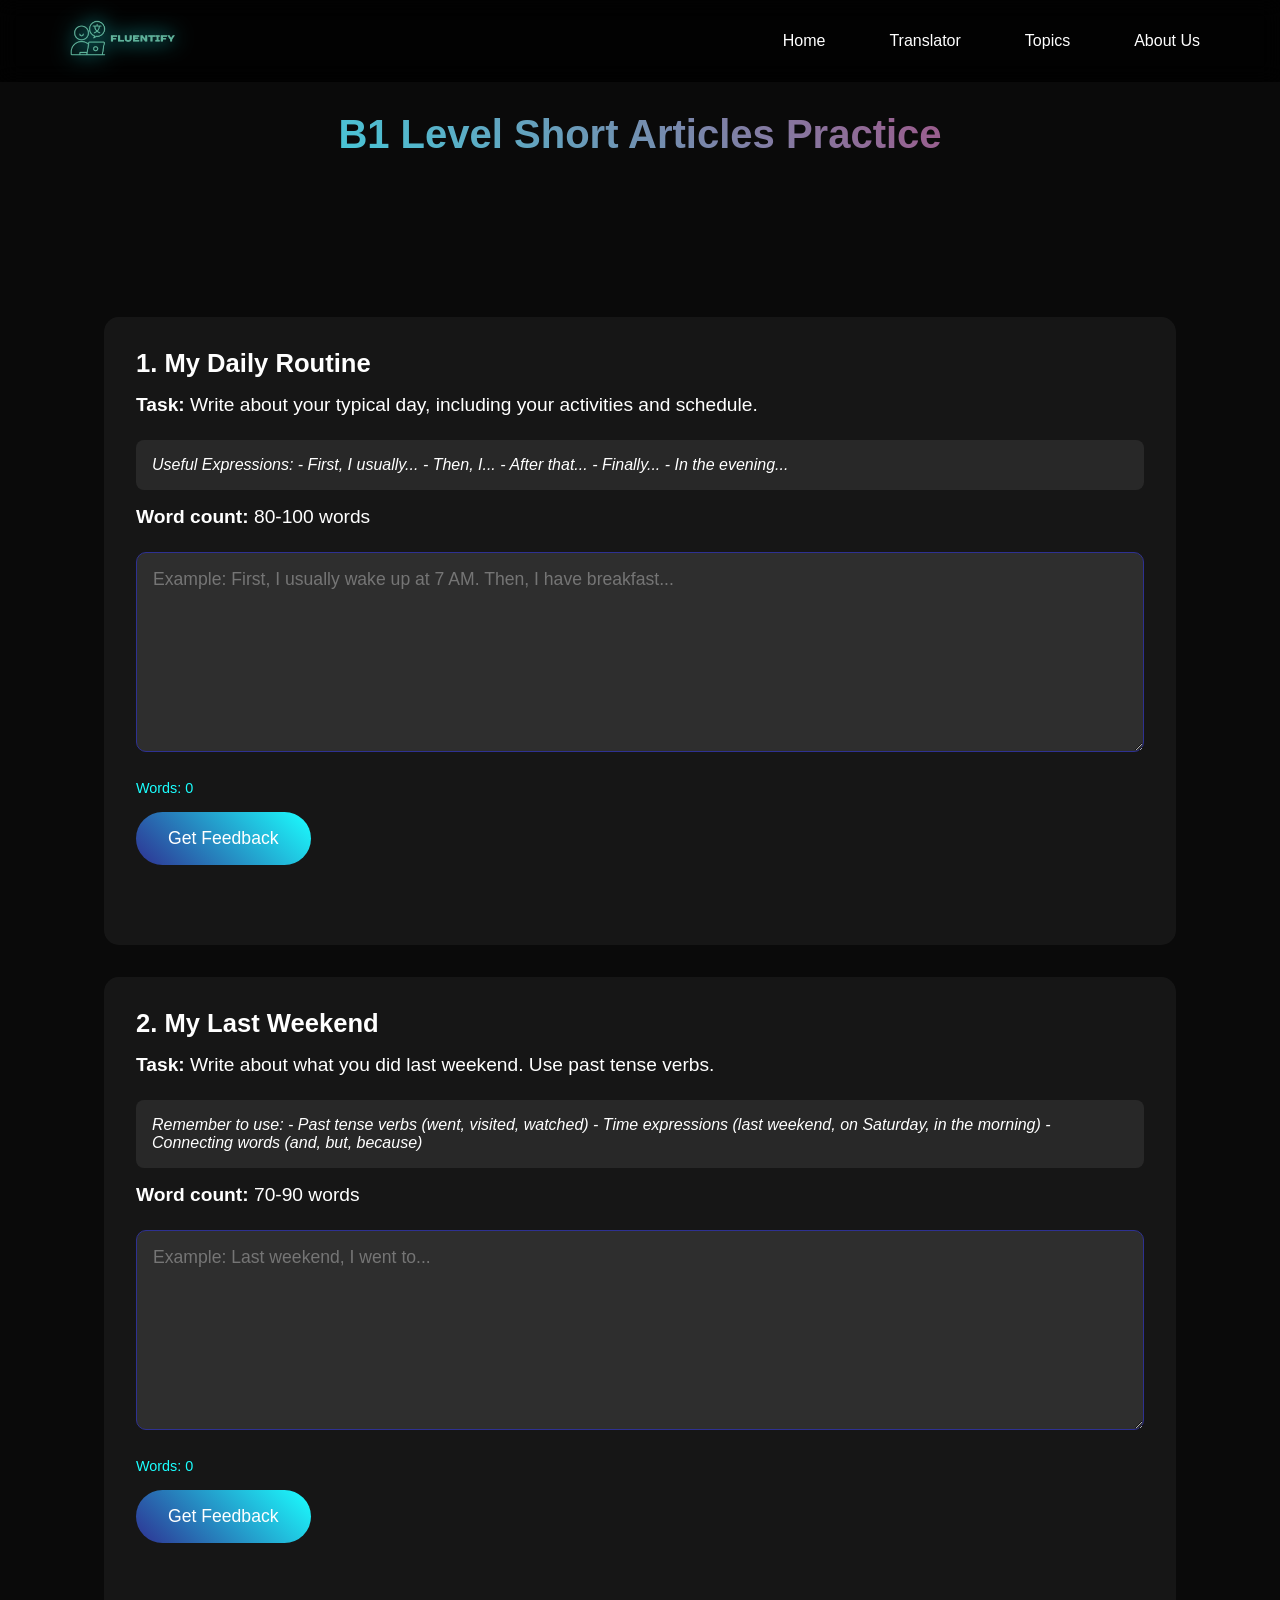
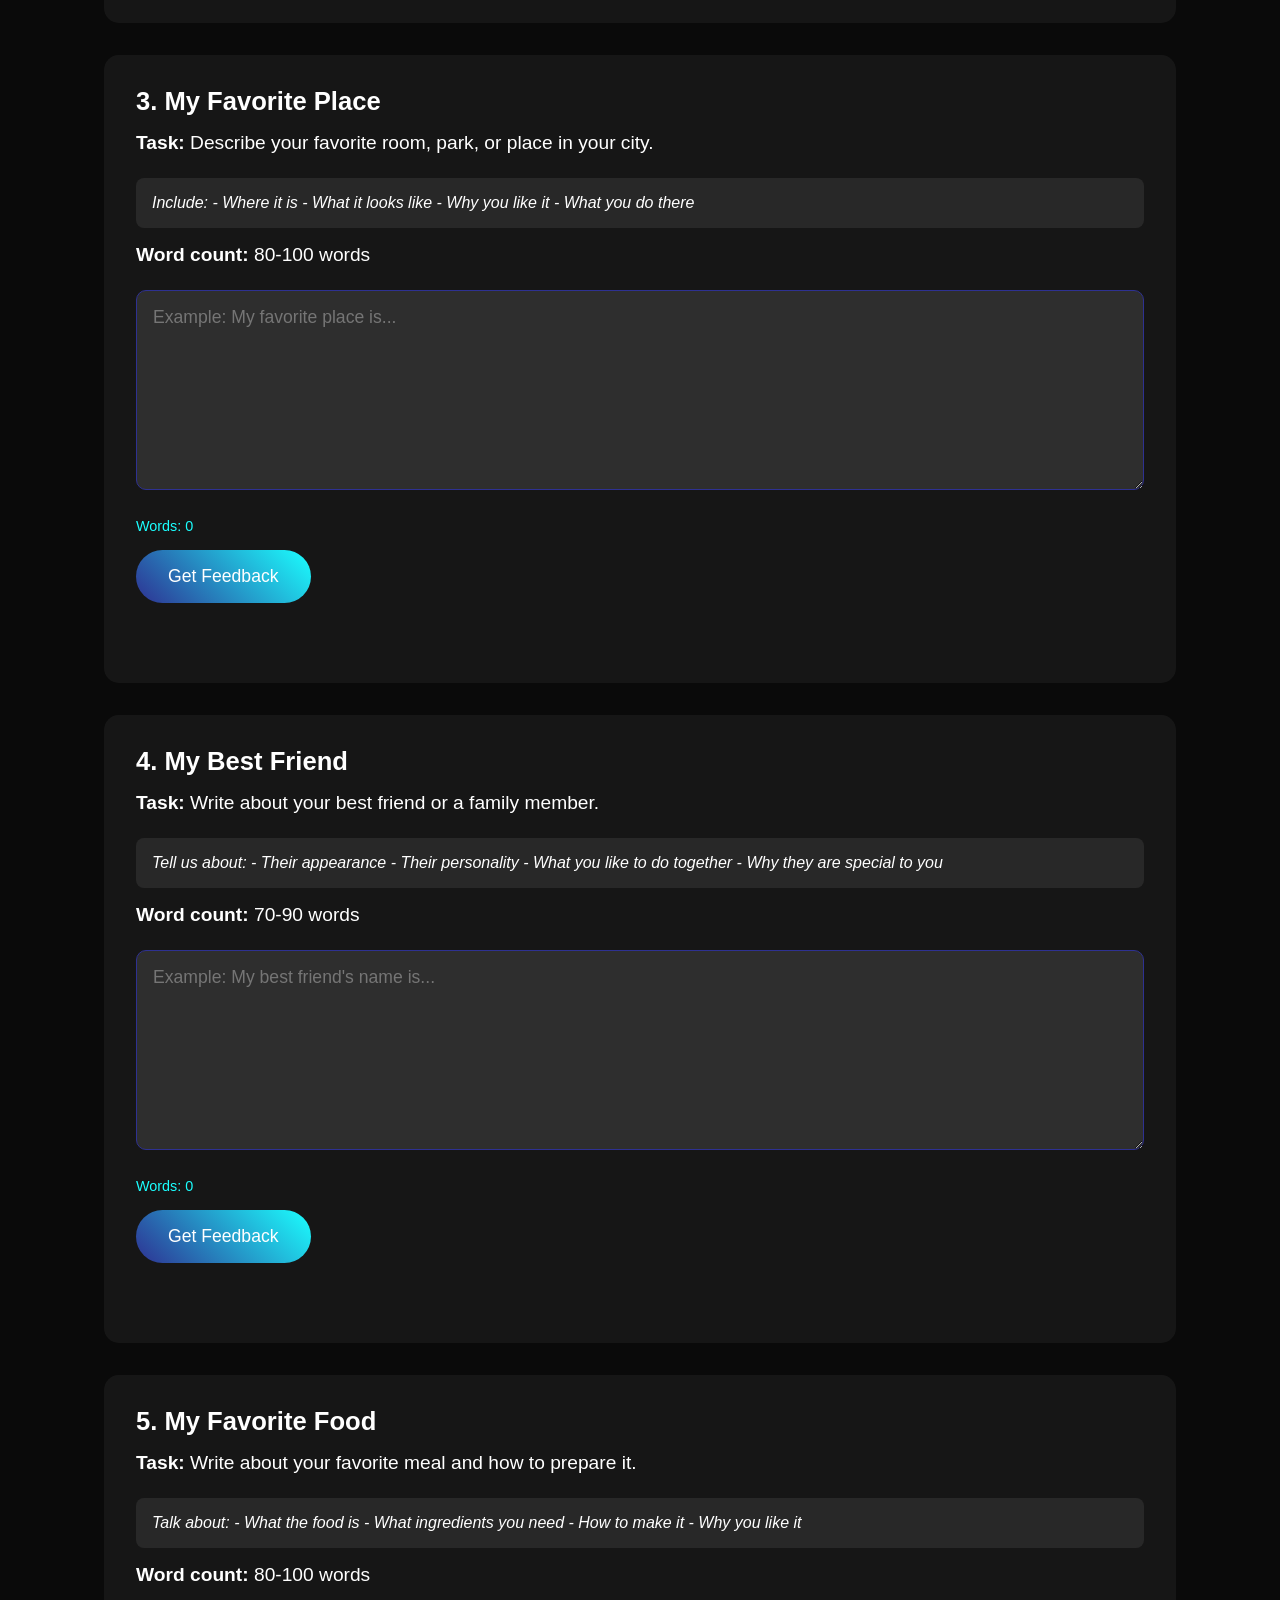
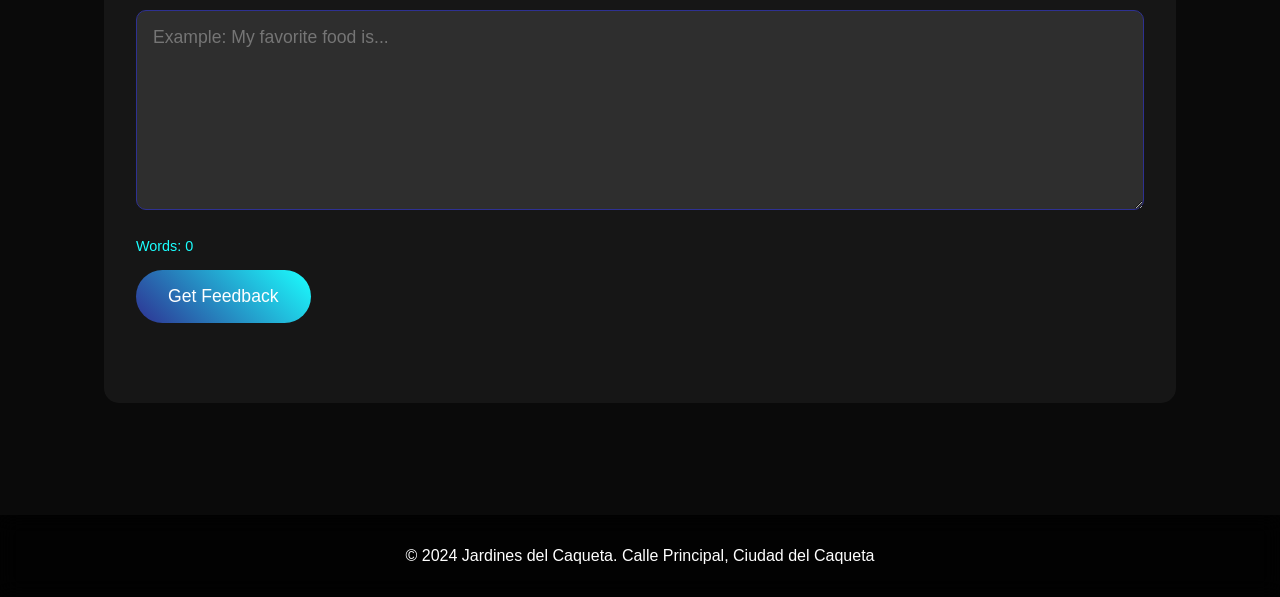
<file: articulos.html>
<!DOCTYPE html>
<html lang="en">
<!-- [Manteniendo los mismos estilos del head anterior...] -->
<head>
    <meta charset="UTF-8">
    <meta name="viewport" content="width=device-width, initial-scale=1.0">
    <title>B1 Level Short Articles - Writing Practice</title>
    <style>
        :root {
            --primary-color: #2E3192;
            --secondary-color: #1BFFFF;
            --accent-color: #D4145A;
            --background: #0A0A0A;
            --text-color: #ffffff;
            --card-bg: rgba(255, 255, 255, 0.05);
            --glass-effect: rgba(255, 255, 255, 0.1);
        }

        * {
            margin: 0;
            padding: 0;
            box-sizing: border-box;
            font-family: 'Poppins', sans-serif;
        }

        body {
            background: var(--background);
            color: var(--text-color);
            overflow-x: hidden;
        }

        header {
            background: rgba(0, 0, 0, 0.8);
            backdrop-filter: blur(10px);
            position: fixed;
            width: 100%;
            z-index: 1000;
            padding: 1rem 5%;
            display: flex;
            justify-content: space-between;
            align-items: center;
            top: 0;
        }

        .logo {
            height: 50px;
            filter: drop-shadow(0 0 10px var(--secondary-color));
        }

        nav ul {
            display: flex;
            gap: 2rem;
            list-style: none;
        }

        nav a {
            color: var(--text-color);
            text-decoration: none;
            font-weight: 500;
            position: relative;
            padding: 0.5rem 1rem;
            transition: all 0.3s ease;
        }

        nav a::before {
            content: '';
            position: absolute;
            bottom: 0;
            left: 0;
            width: 0;
            height: 2px;
            background: var(--secondary-color);
            transition: width 0.3s ease;
        }

        nav a:hover::before {
            width: 100%;
        }

        .page-title {
            text-align: center;
            font-size: 2.5rem;
            margin: 2rem 0;
            padding-top: 5rem;
            background: linear-gradient(45deg, var(--secondary-color), var(--accent-color));
            -webkit-background-clip: text;
            color: transparent;
        }

        .exercise-container {
            padding: 8rem 5% 5rem;
            max-width: 1200px;
            margin: 0 auto;
        }

        .exercise {
            background: rgba(255, 255, 255, 0.05);
            padding: 2rem;
            border-radius: 15px;
            margin-bottom: 2rem;
            color: var(--text-color);
        }

        .exercise h3 {
            font-size: 1.6rem;
            margin-bottom: 1rem;
        }

        .exercise p {
            font-size: 1.2rem;
            margin-bottom: 1.5rem;
        }

        .example-article {
            background: rgba(255, 255, 255, 0.08);
            padding: 1rem;
            border-radius: 8px;
            margin-bottom: 1rem;
            font-style: italic;
        }

        textarea {
            width: 100%;
            padding: 1rem;
            margin-bottom: 1.5rem;
            background: rgba(255, 255, 255, 0.1);
            border: 1px solid var(--primary-color);
            color: var(--text-color);
            border-radius: 10px;
            font-size: 1.1rem;
            min-height: 200px;
            resize: vertical;
        }

        .submit-button {
            background: linear-gradient(45deg, var(--primary-color), var(--secondary-color));
            padding: 1rem 2rem;
            color: white;
            font-size: 1.1rem;
            border-radius: 30px;
            cursor: pointer;
            border: none;
            transition: transform 0.3s ease, box-shadow 0.3s ease;
        }

        .submit-button:hover {
            transform: translateY(-3px);
            box-shadow: 0 10px 20px rgba(27, 255, 255, 0.2);
        }

        .feedback {
            margin-top: 1rem;
            font-size: 1.2rem;
            color: var(--secondary-color);
            padding: 1rem;
            border-radius: 10px;
        }

        .word-count {
            font-size: 0.9rem;
            color: var(--secondary-color);
            margin-bottom: 1rem;
        }

        footer {
            background: rgba(0, 0, 0, 0.8);
            backdrop-filter: blur(10px);
            padding: 2rem 5%;
            text-align: center;
        }
    </style>
</head>
<body>
    <header>
        <img src="./img/Captura_de_pantalla_2024-11-21_160111-removebg-preview.png" alt="Logo" class="logo">
        <nav>
            <ul>
                <li><a href="index.html">Home</a></li>
                <li><a href="translator.html">Translator</a></li>
                <li><a href="#">Topics</a></li>
                <li><a href="#">About Us</a></li>
            </ul>
        </nav>
    </header>

    <h1 class="page-title">B1 Level Short Articles Practice</h1>

    <div class="exercise-container">
        <!-- Exercise 1 -->
        <div class="exercise">
            <h3>1. My Daily Routine</h3>
            <p><strong>Task:</strong> Write about your typical day, including your activities and schedule.</p>
            <div class="example-article">
                Useful Expressions:
                - First, I usually...
                - Then, I...
                - After that...
                - Finally...
                - In the evening...
            </div>
            <p><strong>Word count:</strong> 80-100 words</p>
            <textarea id="exercise1" placeholder="Example: First, I usually wake up at 7 AM. Then, I have breakfast..." oninput="updateWordCount(1)"></textarea>
            <div id="wordCount1" class="word-count">Words: 0</div>
            <button class="submit-button" onclick="checkArticle(1)">Get Feedback</button>
            <div id="feedback1" class="feedback"></div>
        </div>

        <!-- Exercise 2 -->
        <div class="exercise">
            <h3>2. My Last Weekend</h3>
            <p><strong>Task:</strong> Write about what you did last weekend. Use past tense verbs.</p>
            <div class="example-article">
                Remember to use:
                - Past tense verbs (went, visited, watched)
                - Time expressions (last weekend, on Saturday, in the morning)
                - Connecting words (and, but, because)
            </div>
            <p><strong>Word count:</strong> 70-90 words</p>
            <textarea id="exercise2" placeholder="Example: Last weekend, I went to..." oninput="updateWordCount(2)"></textarea>
            <div id="wordCount2" class="word-count">Words: 0</div>
            <button class="submit-button" onclick="checkArticle(2)">Get Feedback</button>
            <div id="feedback2" class="feedback"></div>
        </div>

        <!-- Exercise 3 -->
        <div class="exercise">
            <h3>3. My Favorite Place</h3>
            <p><strong>Task:</strong> Describe your favorite room, park, or place in your city.</p>
            <div class="example-article">
                Include:
                - Where it is
                - What it looks like
                - Why you like it
                - What you do there
            </div>
            <p><strong>Word count:</strong> 80-100 words</p>
            <textarea id="exercise3" placeholder="Example: My favorite place is..." oninput="updateWordCount(3)"></textarea>
            <div id="wordCount3" class="word-count">Words: 0</div>
            <button class="submit-button" onclick="checkArticle(3)">Get Feedback</button>
            <div id="feedback3" class="feedback"></div>
        </div>

        <!-- Exercise 4 -->
        <div class="exercise">
            <h3>4. My Best Friend</h3>
            <p><strong>Task:</strong> Write about your best friend or a family member.</p>
            <div class="example-article">
                Tell us about:
                - Their appearance
                - Their personality
                - What you like to do together
                - Why they are special to you
            </div>
            <p><strong>Word count:</strong> 70-90 words</p>
            <textarea id="exercise4" placeholder="Example: My best friend's name is..." oninput="updateWordCount(4)"></textarea>
            <div id="wordCount4" class="word-count">Words: 0</div>
            <button class="submit-button" onclick="checkArticle(4)">Get Feedback</button>
            <div id="feedback4" class="feedback"></div>
        </div>

        <!-- Exercise 5 -->
        <div class="exercise">
            <h3>5. My Favorite Food</h3>
            <p><strong>Task:</strong> Write about your favorite meal and how to prepare it.</p>
            <div class="example-article">
                Talk about:
                - What the food is
                - What ingredients you need
                - How to make it
                - Why you like it
            </div>
            <p><strong>Word count:</strong> 80-100 words</p>
            <textarea id="exercise5" placeholder="Example: My favorite food is..." oninput="updateWordCount(5)"></textarea>
            <div id="wordCount5" class="word-count">Words: 0</div>
            <button class="submit-button" onclick="checkArticle(5)">Get Feedback</button>
            <div id="feedback5" class="feedback"></div>
        </div>
    </div>

    <footer>
        © 2024 Jardines del Caqueta. Calle Principal, Ciudad del Caqueta
    </footer>

    <script>
        function updateWordCount(exerciseNumber) {
            const text = document.getElementById(`exercise${exerciseNumber}`).value;
            const wordCount = text.trim().split(/\s+/).filter(word => word.length > 0).length;
            document.getElementById(`wordCount${exerciseNumber}`).textContent = `Words: ${wordCount}`;
        }

        function checkArticle(exerciseNumber) {
            const article = document.getElementById(`exercise${exerciseNumber}`).value.trim();
            const feedback = document.getElementById(`feedback${exerciseNumber}`);
            const wordCount = article.split(/\s+/).filter(word => word.length > 0).length;
            
            let feedbackText = "Here's your feedback:<br><br>";
            
            // Check word count
            const wordCountRanges = {
                1: [80, 100],
                2: [70, 90],
                3: [80, 100],
                4: [70, 90],
                5: [80, 100]
            };
            
            const [minWords, maxWords] = wordCountRanges[exerciseNumber];
            
            if (wordCount < minWords) {
                feedbackText += `- Try to write a bit more! (current: ${wordCount} words, aim for: ${minWords}-${maxWords} words)<br>`;
            } else if (wordCount > maxWords) {
                feedbackText += `- Try to be more concise! (current: ${wordCount} words, aim for: ${minWords}-${maxWords} words)<br>`;
            } else {
                feedbackText += `- Perfect length! (${wordCount} words)<br>`;
            }

            // Basic checks for each exercise type
            switch(exerciseNumber) {
                case 1:
                    if (!article.toLowerCase().includes("then") && !article.toLowerCase().includes("after")) {
                        feedbackText += "- Try using time expressions (then, after that, later)<br>";
                    }
                    if (!article.toLowerCase().includes("usually") && !article.toLowerCase().includes("always")) {
                        feedbackText += "- Include some frequency words (usually, always, sometimes)<br>";
                    }
                    break;
                case 2:
                    if (!article.toLowerCase().includes("last") && !article.toLowerCase().includes("went") && !article.toLowerCase().includes("was")) {
                        feedbackText += "- Remember to use past tense verbs and time expressions<br>";
                    }
                    break;
                case 3:
                    if (!article.toLowerCase().includes("because")) {
                        feedbackText += "- Try to explain why you like this place using 'because'<br>";
                    }
                    break;
                case 4:
                    if (!article.toLowerCase().includes("like") && !article.toLowerCase().includes("love")) {
                        feedbackText += "- Don't forget to express your feelings about your friend<br>";
                    }
                    break;
                case 5:
                    if (!article.toLowerCase().includes("need") && !article.toLowerCase().includes("first")) {
                        feedbackText += "- Try to include some basic instructions or ingredients<br>";
                    }
                    break;
            }

            feedbackText += "<br>¡Buen trabajo! Keep practicing! 😊";
            feedback.innerHTML = feedbackText;
            feedback.style.backgroundColor = "rgba(27, 255, 255, 0.1)";
        }
    </script>
</body>
</html>
</file>
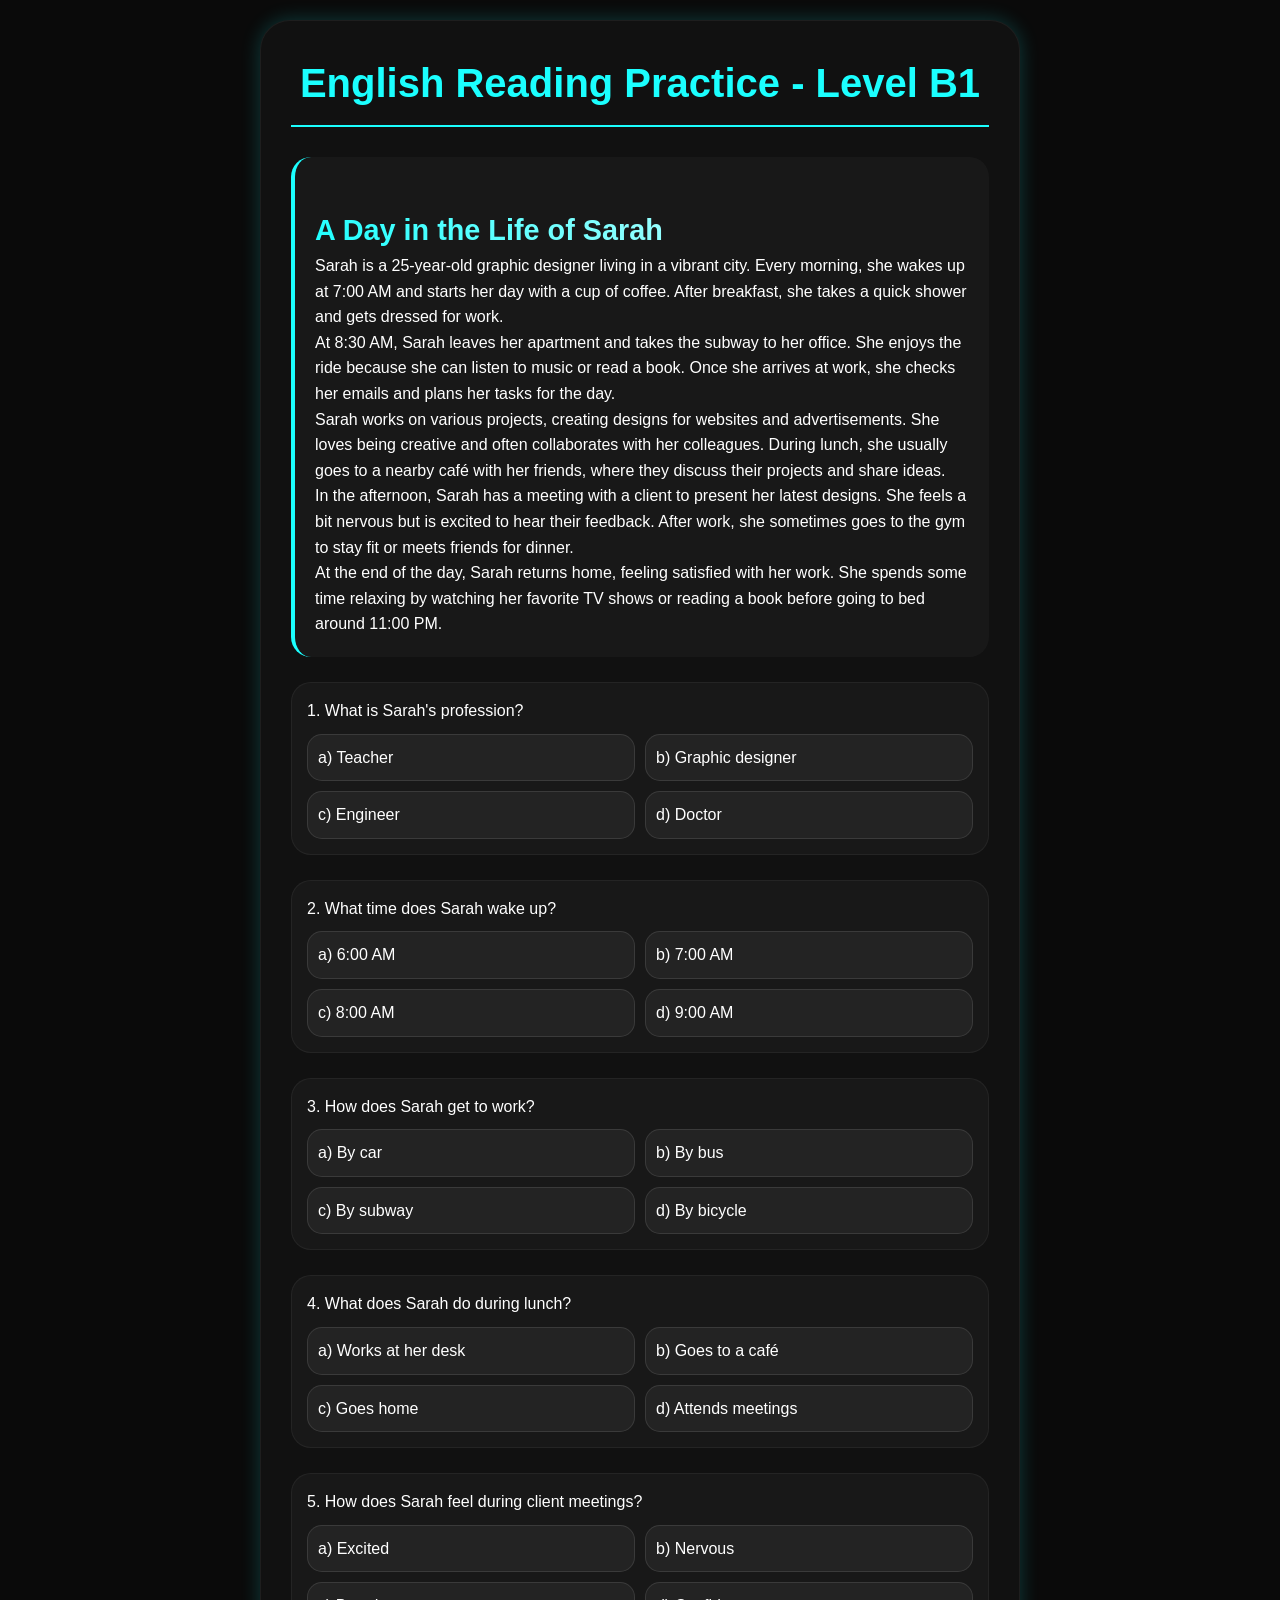
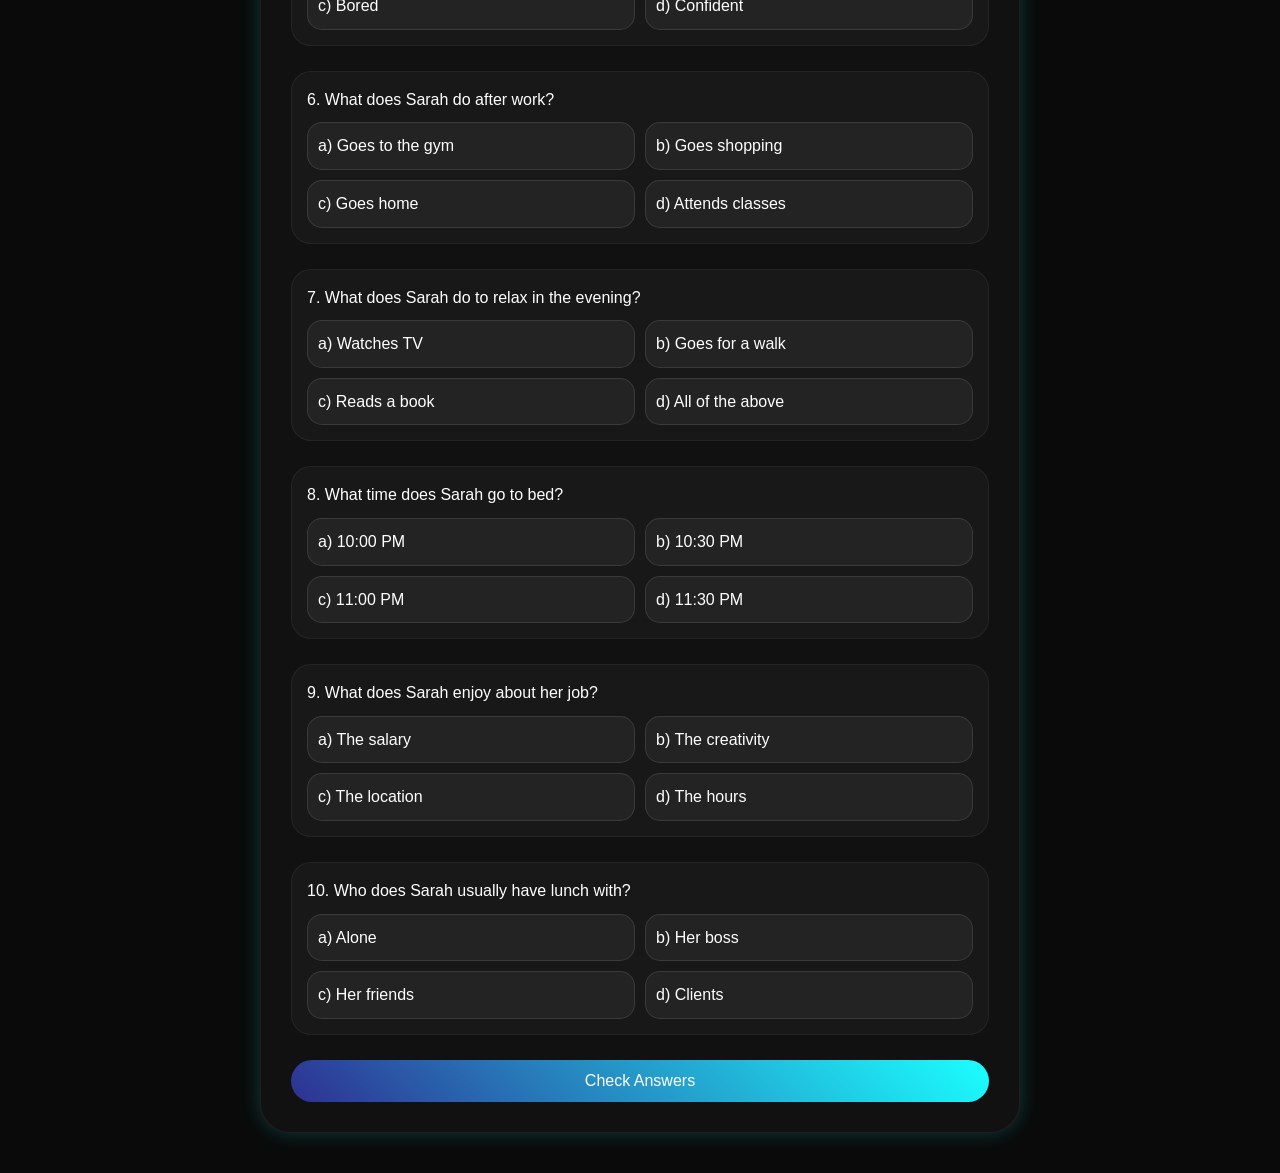
<file: b1Reading.html>
<!DOCTYPE html>
<html lang="en">
<head>
    <meta charset="UTF-8">
    <meta name="viewport" content="width=device-width, initial-scale=1.0">
    <title>English Reading Practice - Level B1</title>
    <style>
        :root {
    --primary-color: #2E3192;
    --secondary-color: #1BFFFF;
    --accent-color: #D4145A;
    --background: #0A0A0A;
    --text-color: #ffffff;
    --card-bg: rgba(255, 255, 255, 0.05);
    --glass-effect: rgba(255, 255, 255, 0.1);
}

/* Estilos base */
* {
    margin: 0;
    padding: 0;
    box-sizing: border-box;
    font-family: 'Poppins', sans-serif;
}

body {
    background: var(--background);
    color: var(--text-color);
    overflow-x: hidden;
    line-height: 1.6;
    max-width: 800px;
    margin: 0 auto;
    padding: 20px;
}

.container {
    background: rgba(255, 255, 255, 0.03);
    border-radius: 30px;
    box-shadow: 0 0 20px rgba(27, 255, 255, 0.2);
    padding: 30px;
    margin-bottom: 20px;
    border: 1px solid rgba(255, 255, 255, 0.05);
}

h1 {
    color: var(--text-color);
    text-align: center;
    border-bottom: 2px solid var(--secondary-color);
    padding-bottom: 10px;
    margin-bottom: 30px;
    font-size: 2.5rem;
    background-color: var(--secondary-color);
    -webkit-background-clip: text;
    color: transparent;
}

h2 {
    color: var(--secondary-color);
    margin-top: 30px;
    font-size: 1.8rem;
    background: linear-gradient(45deg, var(--secondary-color), #fff);
    -webkit-background-clip: text;
    color: transparent;
}

.reading-text {
    background: rgba(255, 255, 255, 0.03);
    padding: 20px;
    border-radius: 20px;
    border-left: 4px solid var(--secondary-color);
    margin-bottom: 25px;
}

.question {
    margin-bottom: 25px;
    padding: 15px;
    background: rgba(255, 255, 255, 0.03);
    border-radius: 20px;
    border: 1px solid rgba(255, 255, 255, 0.05);
}

.options {
    margin-top: 10px;
    display: grid;
    grid-template-columns: 1fr;
    gap: 10px;
}

.option {
    padding: 10px;
    background: rgba(255, 255, 255, 0.05);
    border: 1px solid rgba(255, 255, 255, 0.1);
    border-radius: 15px;
    cursor: pointer;
    transition: all 0.3s ease;
    color: var(--text-color);
}

.option:hover {
    background: rgba(27, 255, 255, 0.1);
    transform: translateY(-3px);
    box-shadow: 0 5px 15px rgba(27, 255, 255, 0.2);
}

.selected {
    background: linear-gradient(45deg, rgba(46, 49, 146, 0.5), rgba(27, 255, 255, 0.5));
    border-color: var(--secondary-color);
}

.correct {
    background: rgba(46, 204, 113, 0.3);
    border-color: #2ecc71;
}

.incorrect {
    background: rgba(231, 76, 60, 0.3);
    border-color: #e74c3c;
}

.submit-btn {
    display: block;
    width: 100%;
    padding: 12px;
    background: linear-gradient(45deg, var(--primary-color), var(--secondary-color));
    color: white;
    border: none;
    border-radius: 30px;
    font-size: 16px;
    cursor: pointer;
    transition: transform 0.3s ease, box-shadow 0.3s ease;
    margin-top: 20px;
}

.submit-btn:hover {
    transform: translateY(-3px);
    box-shadow: 0 10px 20px rgba(27, 255, 255, 0.2);
}

.result {
    margin-top: 20px;
    padding: 15px;
    border-radius: 20px;
    text-align: center;
    font-weight: bold;
    display: none;
}

.retry-btn {
    display: none;
    width: 100%;
    padding: 12px;
    background: linear-gradient(45deg, var(--secondary-color), var(--accent-color));
    color: white;
    border: none;
    border-radius: 30px;
    font-size: 16px;
    cursor: pointer;
    transition: transform 0.3s ease, box-shadow 0.3s ease;
    margin-top: 15px;
}

.retry-btn:hover {
    transform: translateY(-3px);
    box-shadow: 0 10px 20px rgba(27, 255, 255, 0.2);
}

/* Cambiar el color de la barra de desplazamiento */
::-webkit-scrollbar-thumb {
    background-color: var(--secondary-color);
    border-radius: 10px;
}

::-webkit-scrollbar-track {
    background-color: var(--background);
}

::-webkit-scrollbar {
    width: 10px;
}

@media (min-width: 600px) {
    .options {
        grid-template-columns: 1fr 1fr;
    }
}
    </style>
</head>
<body>
    <div class="container">
        <h1>English Reading Practice - Level B1</h1>
        
        <div class="reading-text">
            <h2>A Day in the Life of Sarah</h2>
            <p>Sarah is a 25-year-old graphic designer living in a vibrant city. Every morning, she wakes up at 7:00 AM and starts her day with a cup of coffee. After breakfast, she takes a quick shower and gets dressed for work.</p>
            <p>At 8:30 AM, Sarah leaves her apartment and takes the subway to her office. She enjoys the ride because she can listen to music or read a book. Once she arrives at work, she checks her emails and plans her tasks for the day.</p>
            <p>Sarah works on various projects, creating designs for websites and advertisements. She loves being creative and often collaborates with her colleagues. During lunch, she usually goes to a nearby café with her friends, where they discuss their projects and share ideas.</p>
            <p>In the afternoon, Sarah has a meeting with a client to present her latest designs. She feels a bit nervous but is excited to hear their feedback. After work, she sometimes goes to the gym to stay fit or meets friends for dinner.</p>
            <p>At the end of the day, Sarah returns home, feeling satisfied with her work. She spends some time relaxing by watching her favorite TV shows or reading a book before going to bed around 11:00 PM.</p>
        </div>
        
        <div id="quiz-container">
            <!-- Questions will be inserted here by JavaScript -->
        </div>
        
        <button id="submit-btn" class="submit-btn">Check Answers</button>
        <div id="result" class="result"></div>
        <button id="retry-btn" class="retry-btn">Try Again</button>
    </div>

    <script>
        // Quiz data
        const questions = [
            {
                question: "1. What is Sarah's profession?",
                options: ["a) Teacher", "b) Graphic designer", "c) Engineer", "d) Doctor"],
                answer: 1
            },
            {
                question: "2. What time does Sarah wake up?",
                options: ["a) 6:00 AM", "b) 7:00 AM", "c) 8:00 AM", "d) 9:00 AM"],
                answer: 1
            },
            {
                question: "3. How does Sarah get to work?",
                options: ["a) By car", "b) By bus", "c) By subway", "d) By bicycle"],
                answer: 2
            },
            {
                question: "4. What does Sarah do during lunch?",
                options: ["a) Works at her desk", "b) Goes to a café", "c) Goes home", "d) Attends meetings"],
                answer: 1
            },
            {
                question: "5. How does Sarah feel during client meetings?",
                options: ["a) Excited", "b) Nervous", "c) Bored", "d) Confident"],
                answer: 1
            },
            {
                question: "6. What does Sarah do after work?",
                options: ["a) Goes to the gym", "b) Goes shopping", "c) Goes home", "d) Attends classes"],
                answer: 0
            },
            {
                question: "7. What does Sarah do to relax in the evening?",
                options: ["a) Watches TV", "b) Goes for a walk", "c) Reads a book", "d) All of the above"],
                answer: 3
            },
            {
                question: "8. What time does Sarah go to bed?",
                options: ["a) 10:00 PM", "b) 10:30 PM", "c) 11:00 PM", "d) 11:30 PM"],
                answer: 2
            },
            {
                question: "9. What does Sarah enjoy about her job?",
                options: ["a) The salary", "b) The creativity", "c) The location", "d) The hours"],
                answer: 1
            },
            {
                question: "10. Who does Sarah usually have lunch with?",
                options: ["a) Alone", "b) Her boss", "c) Her friends", "d) Clients"],
                answer: 2
            }
        ];

        // Get elements
        const quizContainer = document.getElementById('quiz-container');
        const submitButton = document.getElementById('submit-btn');
        const resultDiv = document.getElementById('result');
        const retryButton = document.getElementById('retry-btn');

        // Generate questions in the DOM
        function generateQuiz() {
            questions.forEach((q, qIndex) => {
                const questionDiv = document.createElement('div');
                questionDiv.className = 'question';
                questionDiv.innerHTML = `<div>${q.question}</div>`;
                
                const optionsDiv = document.createElement('div');
                optionsDiv.className = 'options';
                
                q.options.forEach((option, oIndex) => {
                    const optionDiv = document.createElement('div');
                    optionDiv.className = 'option';
                    optionDiv.textContent = option;
                    optionDiv.dataset.qIndex = qIndex;
                    optionDiv.dataset.oIndex = oIndex;
                    
                    optionDiv.addEventListener('click', function() {
                        // Remove selected class from all options in this question
                        const questionOptions = document.querySelectorAll(`.option[data-q-index="${qIndex}"]`);
                        questionOptions.forEach(opt => opt.classList.remove('selected'));
                        
                        // Add selected class to this option
                        this.classList.add('selected');
                    });
                    
                    optionsDiv.appendChild(optionDiv);
                });
                
                questionDiv.appendChild(optionsDiv);
                quizContainer.appendChild(questionDiv);
            });
        }

        // Check answers and show results
        function checkAnswers() {
            let score = 0;
            let answersMissing = false;
            
            questions.forEach((q, qIndex) => {
                const selectedOption = document.querySelector(`.option.selected[data-q-index="${qIndex}"]`);
                
                if (!selectedOption) {
                    answersMissing = true;
                    return;
                }
                
                const selectedIndex = parseInt(selectedOption.dataset.oIndex);
                
                if (selectedIndex === q.answer) {
                    score++;
                    selectedOption.classList.add('correct');
                } else {
                    selectedOption.classList.add('incorrect');
                    // Highlight the correct answer
                    const correctOption = document.querySelector(`.option[data-q-index="${qIndex}"][data-o-index="${q.answer}"]`);
                    correctOption.classList.add('correct');
                }
            });
            
            if (answersMissing) {
                alert('Please answer all questions before submitting.');
                return;
            }
            
            // Disable all options after submission
            document.querySelectorAll('.option').forEach(opt => {
                opt.style.pointerEvents = 'none';
            });
            
            // Show result
            resultDiv.style.display = 'block';
            resultDiv.textContent = `Your score: ${score} out of 10`;
            resultDiv.style.backgroundColor = score >= 7 ? '#d4edda' : '#f8d7da';
            resultDiv.style.color = score >= 7 ? '#155724' : '#721c24';
            
            // Show retry button and hide submit button
            submitButton.style.display = 'none';
            retryButton.style.display = 'block';
        }

        // Reset the quiz
        function resetQuiz() {
            // Remove all questions
            quizContainer.innerHTML = '';
            
            // Generate quiz again
            generateQuiz();
            
            // Hide result and retry button, show submit button
            resultDiv.style.display = 'none';
            retryButton.style.display = 'none';
            submitButton.style.display = 'block';
        }

        // Event listeners
        submitButton.addEventListener('click', checkAnswers);
        retryButton.addEventListener('click', resetQuiz);

        // Initialize
        generateQuiz();
    </script>
</body>
</html>
</file>
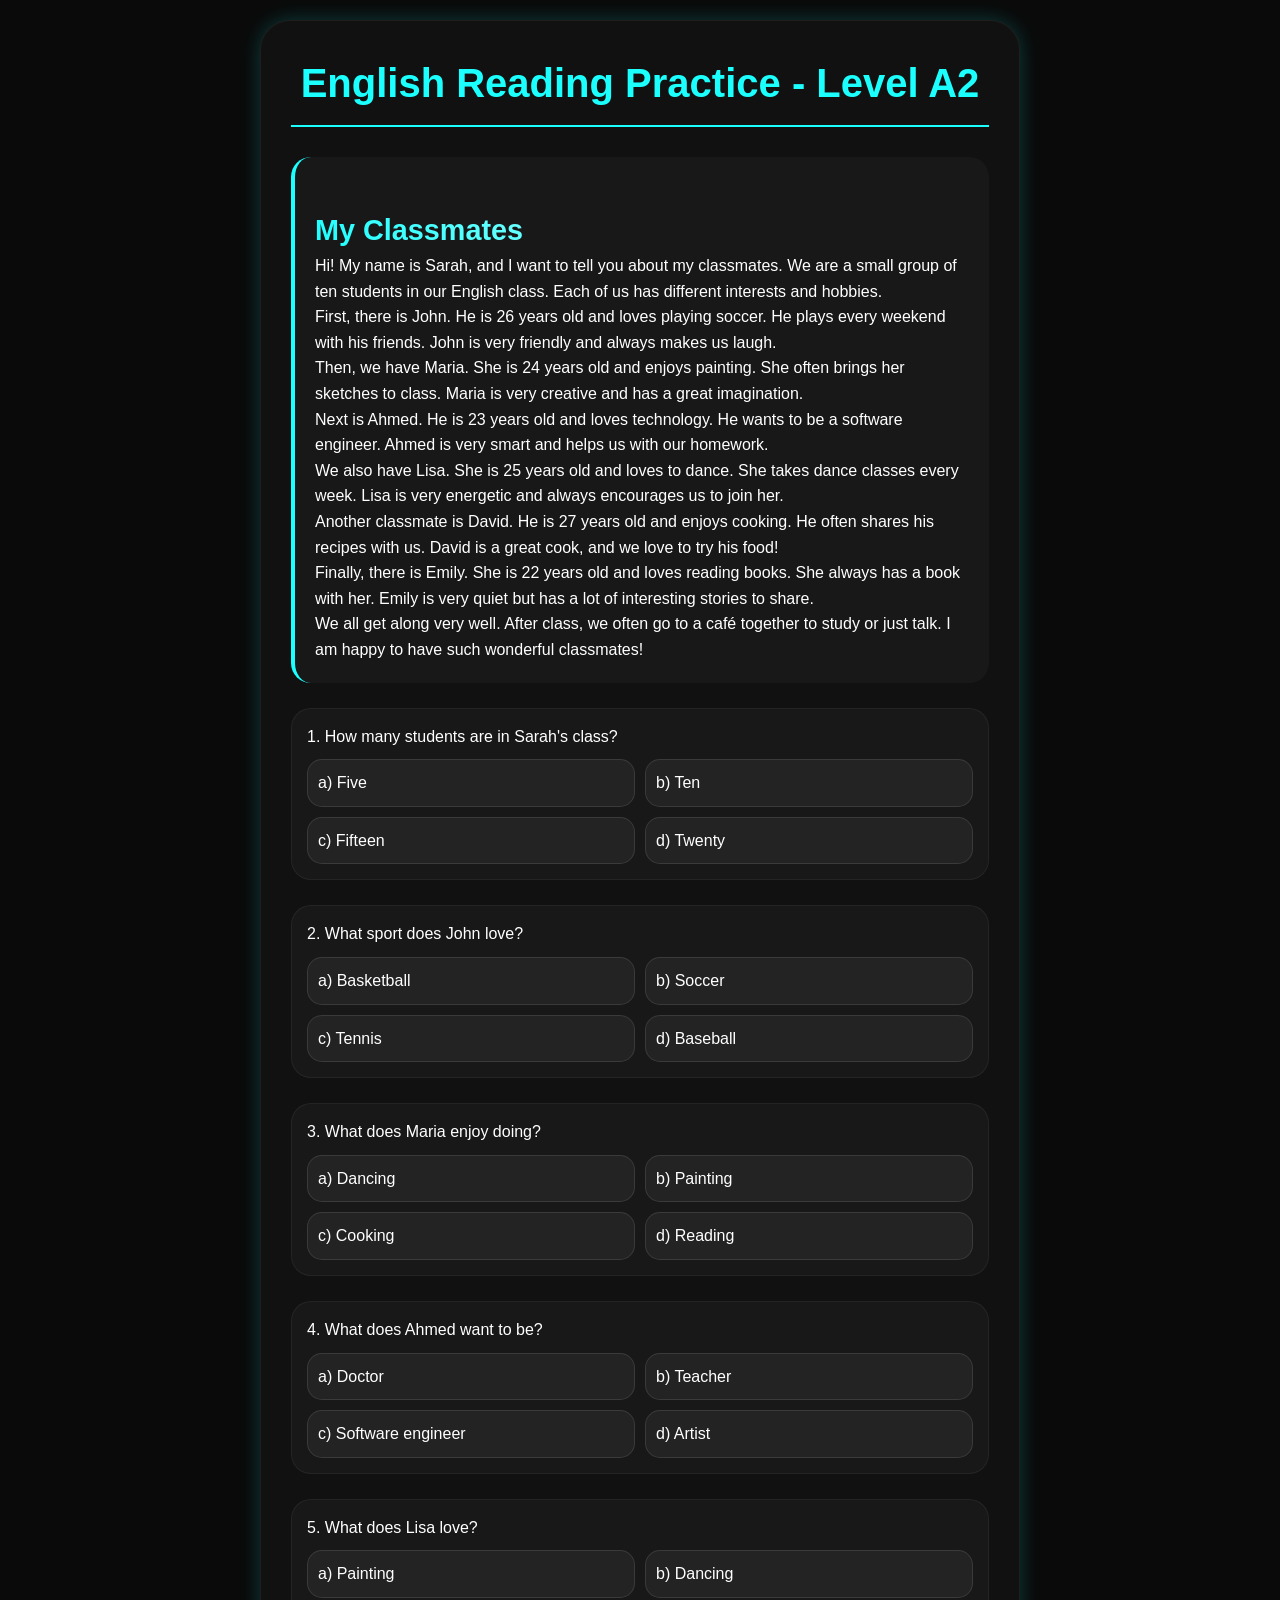
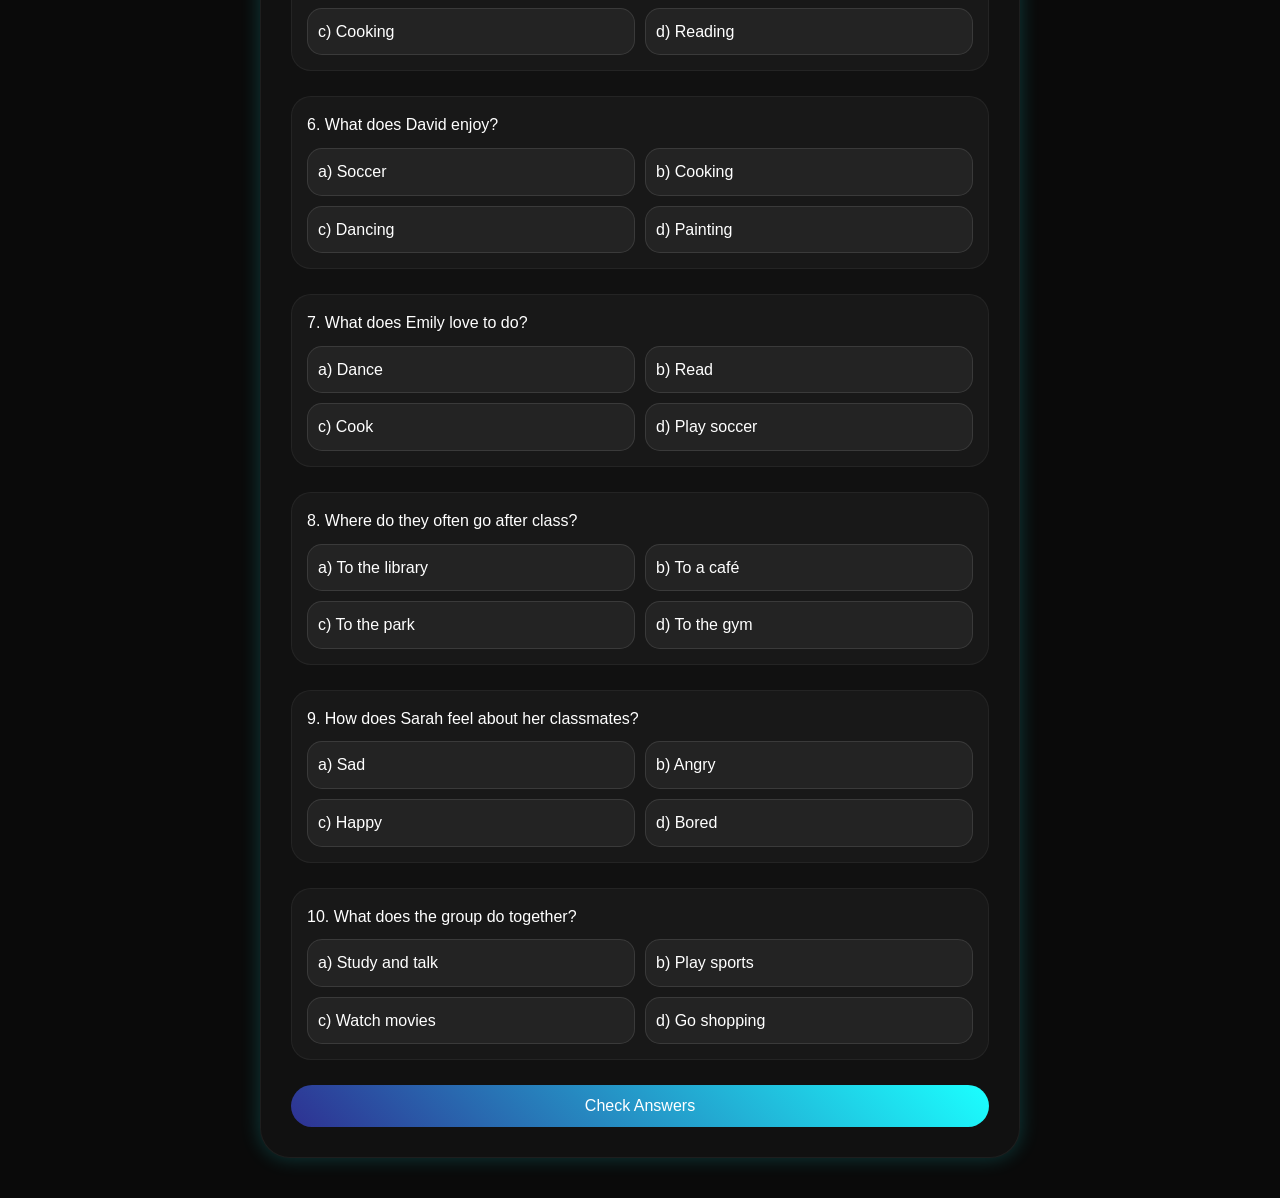
<file: classReading.html>
<!DOCTYPE html>
<html lang="en">
<head>
    <meta charset="UTF-8">
    <meta name="viewport" content="width=device-width, initial-scale=1.0">
    <title>English Reading Practice - Level A2</title>
    <style>
:root {
    --primary-color: #2E3192;
    --secondary-color: #1BFFFF;
    --accent-color: #D4145A;
    --background: #0A0A0A;
    --text-color: #ffffff;
    --card-bg: rgba(255, 255, 255, 0.05);
    --glass-effect: rgba(255, 255, 255, 0.1);
}

/* Estilos base */
* {
    margin: 0;
    padding: 0;
    box-sizing: border-box;
    font-family: 'Poppins', sans-serif;
}

body {
    background: var(--background);
    color: var(--text-color);
    overflow-x: hidden;
    line-height: 1.6;
    max-width: 800px;
    margin: 0 auto;
    padding: 20px;
}

.container {
    background: rgba(255, 255, 255, 0.03);
    border-radius: 30px;
    box-shadow: 0 0 20px rgba(27, 255, 255, 0.2);
    padding: 30px;
    margin-bottom: 20px;
    border: 1px solid rgba(255, 255, 255, 0.05);
}

h1 {
    color: var(--text-color);
    text-align: center;
    border-bottom: 2px solid var(--secondary-color);
    padding-bottom: 10px;
    margin-bottom: 30px;
    font-size: 2.5rem;
    background-color: var(--secondary-color);
    -webkit-background-clip: text;
    color: transparent;
}

h2 {
    color: var(--secondary-color);
    margin-top: 30px;
    font-size: 1.8rem;
    background: linear-gradient(45deg, var(--secondary-color), #fff);
    -webkit-background-clip: text;
    color: transparent;
}

.reading-text {
    background: rgba(255, 255, 255, 0.03);
    padding: 20px;
    border-radius: 20px;
    border-left: 4px solid var(--secondary-color);
    margin-bottom: 25px;
}

.question {
    margin-bottom: 25px;
    padding: 15px;
    background: rgba(255, 255, 255, 0.03);
    border-radius: 20px;
    border: 1px solid rgba(255, 255, 255, 0.05);
}

.options {
    margin-top: 10px;
    display: grid;
    grid-template-columns: 1fr;
    gap: 10px;
}

.option {
    padding: 10px;
    background: rgba(255, 255, 255, 0.05);
    border: 1px solid rgba(255, 255, 255, 0.1);
    border-radius: 15px;
    cursor: pointer;
    transition: all 0.3s ease;
    color: var(--text-color);
}

.option:hover {
    background: rgba(27, 255, 255, 0.1);
    transform: translateY(-3px);
    box-shadow: 0 5px 15px rgba(27, 255, 255, 0.2);
}

.selected {
    background: linear-gradient(45deg, rgba(46, 49, 146, 0.5), rgba(27, 255, 255, 0.5));
    border-color: var(--secondary-color);
}

.correct {
    background: rgba(46, 204, 113, 0.3);
    border-color: #2ecc71;
}

.incorrect {
    background: rgba(231, 76, 60, 0.3);
    border-color: #e74c3c;
}

.submit-btn {
    display: block;
    width: 100%;
    padding: 12px;
    background: linear-gradient(45deg, var(--primary-color), var(--secondary-color));
    color: white;
    border: none;
    border-radius: 30px;
    font-size: 16px;
    cursor: pointer;
    transition: transform 0.3s ease, box-shadow 0.3s ease;
    margin-top: 20px;
}

.submit-btn:hover {
    transform: translateY(-3px);
    box-shadow: 0 10px 20px rgba(27, 255, 255, 0.2);
}

.result {
    margin-top: 20px;
    padding: 15px;
    border-radius: 20px;
    text-align: center;
    font-weight: bold;
    display: none;
}

.retry-btn {
    display: none;
    width: 100%;
    padding: 12px;
    background: linear-gradient(45deg, var(--secondary-color), var(--accent-color));
    color: white;
    border: none;
    border-radius: 30px;
    font-size: 16px;
    cursor: pointer;
    transition: transform 0.3s ease, box-shadow 0.3s ease;
    margin-top: 15px;
}

.retry-btn:hover {
    transform: translateY(-3px);
    box-shadow: 0 10px 20px rgba(27, 255, 255, 0.2);
}

/* Cambiar el color de la barra de desplazamiento */
::-webkit-scrollbar-thumb {
    background-color: var(--secondary-color);
    border-radius: 10px;
}

::-webkit-scrollbar-track {
    background-color: var(--background);
}

::-webkit-scrollbar {
    width: 10px;
}

@media (min-width: 600px) {
    .options {
        grid-template-columns: 1fr 1fr;
    }
}
    </style>
</head>
<body>
    <div class="container">
        <h1>English Reading Practice - Level A2</h1>
        
        <div class="reading-text">
            <h2>My Classmates</h2>
            <p>Hi! My name is Sarah, and I want to tell you about my classmates. We are a small group of ten students in our English class. Each of us has different interests and hobbies.</p>
            <p>First, there is John. He is 26 years old and loves playing soccer. He plays every weekend with his friends. John is very friendly and always makes us laugh.</p>
            <p>Then, we have Maria. She is 24 years old and enjoys painting. She often brings her sketches to class. Maria is very creative and has a great imagination.</p>
            <p>Next is Ahmed. He is 23 years old and loves technology. He wants to be a software engineer. Ahmed is very smart and helps us with our homework.</p>
            <p>We also have Lisa. She is 25 years old and loves to dance. She takes dance classes every week. Lisa is very energetic and always encourages us to join her.</p>
            <p>Another classmate is David. He is 27 years old and enjoys cooking. He often shares his recipes with us. David is a great cook, and we love to try his food!</p>
            <p>Finally, there is Emily. She is 22 years old and loves reading books. She always has a book with her. Emily is very quiet but has a lot of interesting stories to share.</p>
            <p>We all get along very well. After class, we often go to a café together to study or just talk. I am happy to have such wonderful classmates!</p>
        </div>
        
        <div id="quiz-container">
            <!-- Questions will be inserted here by JavaScript -->
        </div>
        
        <button id="submit-btn" class="submit-btn">Check Answers</button>
        <div id="result" class="result"></div>
        <button id="retry-btn" class="retry-btn">Try Again</button>
    </div>

    <script>
        // Quiz data
        const questions = [
            {
                question: "1. How many students are in Sarah's class?",
                options: ["a) Five", "b) Ten", "c) Fifteen", "d) Twenty"],
                answer: 1
            },
            {
                question: "2. What sport does John love?",
                options: ["a) Basketball", "b) Soccer", "c) Tennis", "d) Baseball"],
                answer: 1
            },
            {
                question: "3. What does Maria enjoy doing?",
                options: ["a) Dancing", "b) Painting", "c) Cooking", "d) Reading"],
                answer: 1
            },
            {
                question: "4. What does Ahmed want to be?",
                options: ["a) Doctor", "b) Teacher", "c) Software engineer", "d) Artist"],
                answer: 2
            },
            {
                question: "5. What does Lisa love?",
                options: ["a) Painting", "b) Dancing", "c) Cooking", "d) Reading"],
                answer: 1
            },
            {
                question: "6. What does David enjoy?",
                options: ["a) Soccer", "b) Cooking", "c) Dancing", "d) Painting"],
                answer: 1
            },
            {
                question: "7. What does Emily love to do?",
                options: ["a) Dance", "b) Read", "c) Cook", "d) Play soccer"],
                answer: 1
            },
            {
                question: "8. Where do they often go after class?",
                options: ["a) To the library", "b) To a café", "c) To the park", "d) To the gym"],
                answer: 1
            },
            {
                question: "9. How does Sarah feel about her classmates?",
                options: ["a) Sad", "b) Angry", "c) Happy", "d) Bored"],
                answer: 2
            },
            {
                question: "10. What does the group do together?",
                options: ["a) Study and talk", "b) Play sports", "c) Watch movies", "d) Go shopping"],
                answer: 0
            }
        ];

        // Get elements
        const quizContainer = document.getElementById('quiz-container');
        const submitButton = document.getElementById('submit-btn');
        const resultDiv = document.getElementById('result');
        const retryButton = document.getElementById('retry-btn');

        // Generate questions in the DOM
        function generateQuiz() {
            questions.forEach((q, qIndex) => {
                const questionDiv = document.createElement('div');
                questionDiv.className = 'question';
                questionDiv.innerHTML = `<div>${q.question}</div>`;
                
                const optionsDiv = document.createElement('div');
                optionsDiv.className = 'options';
                
                q.options.forEach((option, oIndex) => {
                    const optionDiv = document.createElement('div');
                    optionDiv.className = 'option';
                    optionDiv.textContent = option;
                    optionDiv.dataset.qIndex = qIndex;
                    optionDiv.dataset.oIndex = oIndex;
                    
                    optionDiv.addEventListener('click', function() {
                        // Remove selected class from all options in this question
                        const questionOptions = document.querySelectorAll(`.option[data-q-index="${qIndex}"]`);
                        questionOptions.forEach(opt => opt.classList.remove('selected'));
                        
                        // Add selected class to this option
                        this.classList.add('selected');
                    });
                    
                    optionsDiv.appendChild(optionDiv);
                });
                
                questionDiv.appendChild(optionsDiv);
                quizContainer.appendChild(questionDiv);
            });
        }

        // Check answers and show results
        function checkAnswers() {
            let score = 0;
            let answersMissing = false;
            
            questions.forEach((q, qIndex) => {
                const selectedOption = document.querySelector(`.option.selected[data-q-index="${qIndex}"]`);
                
                if (!selectedOption) {
                    answersMissing = true;
                    return;
                }
                
                const selectedIndex = parseInt(selectedOption.dataset.oIndex);
                
                if (selectedIndex === q.answer) {
                    score++;
                    selectedOption.classList.add('correct');
                } else {
                    selectedOption.classList.add('incorrect');
                    // Highlight the correct answer
                    const correctOption = document.querySelector(`.option[data-q-index="${qIndex}"][data-o-index="${q.answer}"]`);
                    correctOption.classList.add('correct');
                }
            });
            
            if (answersMissing) {
                alert('Please answer all questions before submitting.');
                return;
            }
            
            // Disable all options after submission
            document.querySelectorAll('.option').forEach(opt => {
                opt.style.pointerEvents = 'none';
            });
            
            // Show result
            resultDiv.style.display = 'block';
            resultDiv.textContent = `Your score: ${score} out of 10`;
            resultDiv.style.backgroundColor = score >= 7 ? '#d4edda' : '#f8d7da';
            resultDiv.style.color = score >= 7 ? '#155724' : '#721c24';
            
            // Show retry button and hide submit button
            submitButton.style.display = 'none';
            retryButton.style.display = 'block';
        }

        // Reset the quiz
        function resetQuiz() {
            // Remove all questions
            quizContainer.innerHTML = '';
            
            // Generate quiz again
            generateQuiz();
            
            // Hide result and retry button, show submit button
            resultDiv.style.display = 'none';
            retryButton.style.display = 'none';
            submitButton.style.display = 'block';
        }

        // Event listeners
        submitButton.addEventListener('click', checkAnswers);
        retryButton.addEventListener('click', resetQuiz);

        // Initialize
        generateQuiz();
    </script>
</body>
</html>
</file>
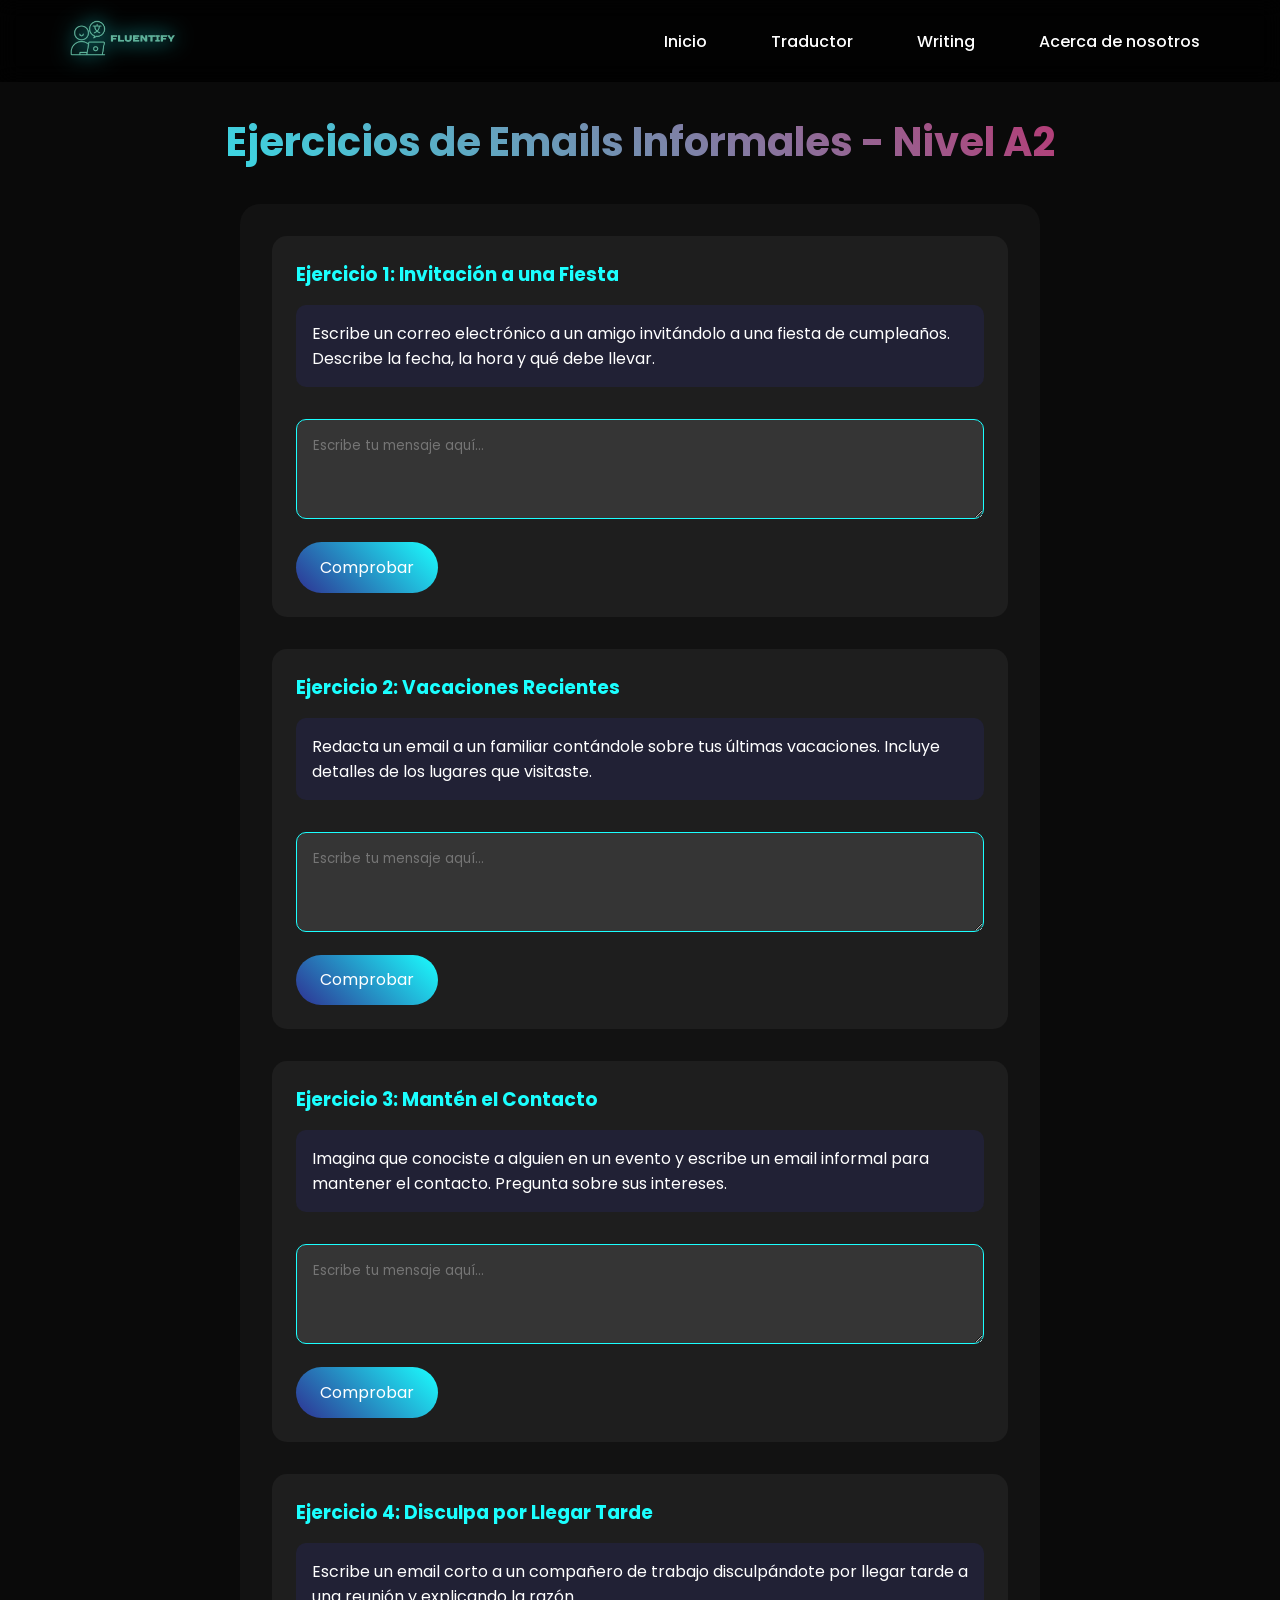
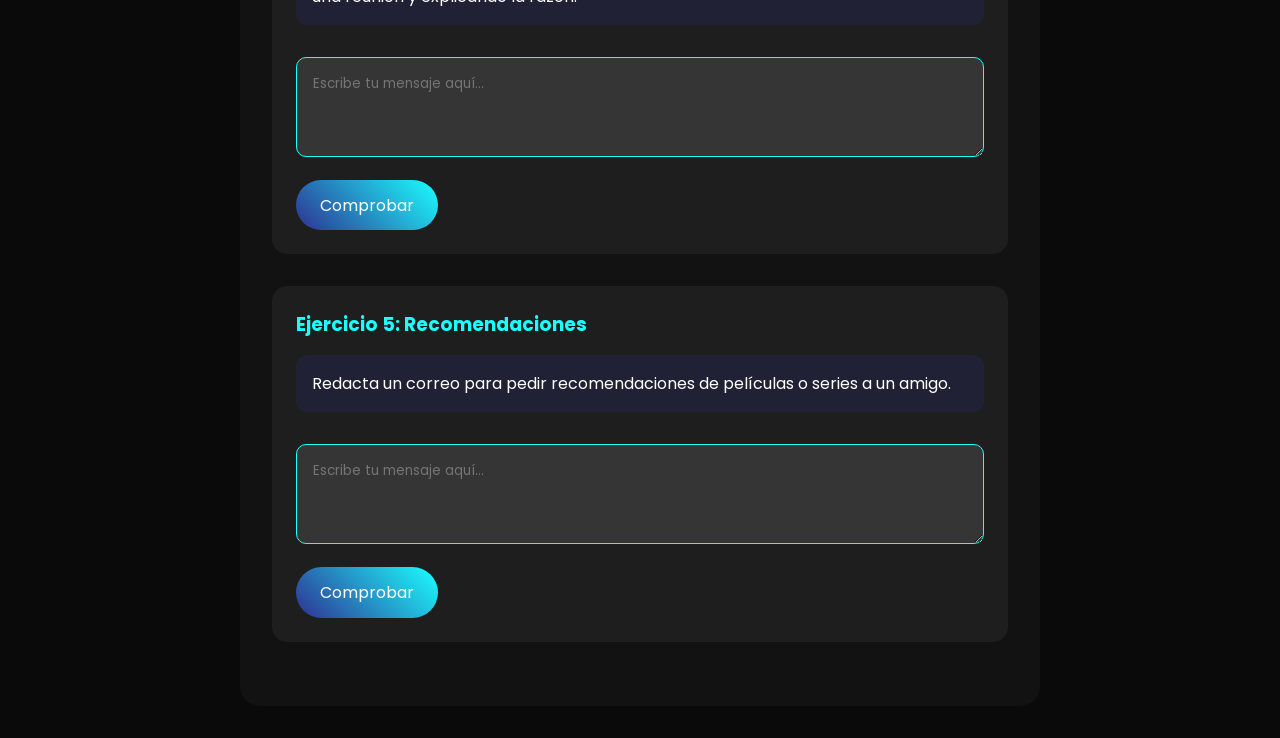
<file: correosInformales.html>
<!DOCTYPE html>
<html lang="es">
<head>
    <meta charset="UTF-8">
    <meta name="viewport" content="width=device-width, initial-scale=1.0">
    <title>Emails Informales - Ejercicios A2</title>
    <link href="https://fonts.googleapis.com/css2?family=Poppins:wght@300;400;500;600;700&display=swap" rel="stylesheet">
    <style>
        :root {
            --primary-color: #2E3192;
            --secondary-color: #1BFFFF;
            --accent-color: #D4145A;
            --background: #0A0A0A;
            --text-color: #ffffff;
            --card-bg: rgba(255, 255, 255, 0.05);
        }

        * {
            margin: 0;
            padding: 0;
            box-sizing: border-box;
            font-family: 'Poppins', sans-serif;
        }

        body {
            background: var(--background);
            color: var(--text-color);
            padding-top: 80px;
        }

        header {
            background: rgba(0, 0, 0, 0.8);
            backdrop-filter: blur(10px);
            position: fixed;
            width: 100%;
            z-index: 1000;
            padding: 1rem 5%;
            display: flex;
            justify-content: space-between;
            align-items: center;
            top: 0;
        }

        .logo {
            height: 50px;
            filter: drop-shadow(0 0 10px var(--secondary-color));
        }

        nav ul {
            display: flex;
            gap: 2rem;
            list-style: none;
        }

        nav a {
            color: var(--text-color);
            text-decoration: none;
            font-weight: 500;
            position: relative;
            padding: 0.5rem 1rem;
            transition: all 0.3s ease;
        }

        nav a::before {
            content: '';
            position: absolute;
            bottom: 0;
            left: 0;
            width: 0;
            height: 2px;
            background: var(--secondary-color);
            transition: width 0.3s ease;
        }

        nav a:hover::before {
            width: 100%;
        }

        .exercise-container {
            max-width: 800px;
            margin: 2rem auto;
            padding: 2rem;
            background: rgba(255, 255, 255, 0.03);
            border-radius: 20px;
        }

        .exercise {
            margin-bottom: 2rem;
            padding: 1.5rem;
            background: rgba(255, 255, 255, 0.05);
            border-radius: 15px;
        }

        .exercise h3 {
            color: var(--secondary-color);
            margin-bottom: 1rem;
        }

        .context {
            margin-bottom: 1rem;
            padding: 1rem;
            background: rgba(46, 49, 146, 0.2);
            border-radius: 10px;
        }

        textarea {
            width: 100%;
            min-height: 100px;
            padding: 1rem;
            margin: 1rem 0;
            background: rgba(255, 255, 255, 0.1);
            border: 1px solid var(--secondary-color);
            border-radius: 10px;
            color: var(--text-color);
            font-family: 'Poppins', sans-serif;
        }

        .check-button {
            background: linear-gradient(45deg, var(--primary-color), var(--secondary-color));
            border: none;
            padding: 0.8rem 1.5rem;
            color: white;
            border-radius: 30px;
            cursor: pointer;
            font-size: 1rem;
            transition: transform 0.3s ease;
        }

        .check-button:hover {
            transform: translateY(-3px);
        }

        .feedback {
            margin-top: 1rem;
            padding: 1rem;
            border-radius: 10px;
            display: none;
        }

        .feedback.correct {
            background: rgba(0, 255, 0, 0.1);
            border: 1px solid #00ff00;
        }

        .feedback.incorrect {
            background: rgba(255, 0, 0, 0.1);
            border: 1px solid #ff0000;
        }

        .page-title {
            text-align: center;
            font-size: 2.5rem;
            margin: 2rem 0;
            background: linear-gradient(45deg, var(--secondary-color), var(--accent-color));
            -webkit-background-clip: text;
            color: transparent;
        }
    </style>
</head>
<body>
    <header>
        <img src="./img/Captura_de_pantalla_2024-11-21_160111-removebg-preview.png" alt="Logo" class="logo">
        <nav>
            <ul>
                <li><a href="./index.html">Inicio</a></li>
                <li><a href="./traductor.html">Traductor</a></li>
                <li><a href="./writing.html">Writing</a></li>
                <li><a href="#">Acerca de nosotros</a></li>
            </ul>
        </nav>
    </header>
    <h1 class="page-title">Ejercicios de Emails Informales - Nivel A2</h1>

    <div class="exercise-container">
        <div class="exercise">
            <h3>Ejercicio 1: Invitación a una Fiesta</h3>
            <div class="context">
                Escribe un correo electrónico a un amigo invitándolo a una fiesta de cumpleaños. Describe la fecha, la hora y qué debe llevar.
            </div>
            <textarea placeholder="Escribe tu mensaje aquí..."></textarea>
            <button class="check-button" onclick="checkExercise(1)">Comprobar</button>
            <div id="feedback-1" class="feedback"></div>
        </div>

        <div class="exercise">
            <h3>Ejercicio 2: Vacaciones Recientes</h3>
            <div class="context">
                Redacta un email a un familiar contándole sobre tus últimas vacaciones. Incluye detalles de los lugares que visitaste.
            </div>
            <textarea placeholder="Escribe tu mensaje aquí..."></textarea>
            <button class="check-button" onclick="checkExercise(2)">Comprobar</button>
            <div id="feedback-2" class="feedback"></div>
        </div>

        <div class="exercise">
            <h3>Ejercicio 3: Mantén el Contacto</h3>
            <div class="context">
                Imagina que conociste a alguien en un evento y escribe un email informal para mantener el contacto. Pregunta sobre sus intereses.
            </div>
            <textarea placeholder="Escribe tu mensaje aquí..."></textarea>
            <button class="check-button" onclick="checkExercise(3)">Comprobar</button>
            <div id="feedback-3" class="feedback"></div>
        </div>

        <div class="exercise">
            <h3>Ejercicio 4: Disculpa por Llegar Tarde</h3>
            <div class="context">
                Escribe un email corto a un compañero de trabajo disculpándote por llegar tarde a una reunión y explicando la razón.
            </div>
            <textarea placeholder="Escribe tu mensaje aquí..."></textarea>
            <button class="check-button" onclick="checkExercise(4)">Comprobar</button>
            <div id="feedback-4" class="feedback"></div>
        </div>

        <div class="exercise">
            <h3>Ejercicio 5: Recomendaciones</h3>
            <div class="context">
                Redacta un correo para pedir recomendaciones de películas o series a un amigo.
            </div>
            <textarea placeholder="Escribe tu mensaje aquí..."></textarea>
            <button class="check-button" onclick="checkExercise(5)">Comprobar</button>
            <div id="feedback-5" class="feedback"></div>
        </div>
    </div>

    <script>
        function checkExercise(number) {
            const textarea = document.querySelectorAll('textarea')[number-1];
            const feedback = document.getElementById(`feedback-${number}`);
            const text = textarea.value.trim().toLowerCase();

            let isCorrect = false;
            let feedbackMessage = '';

            switch(number) {
                case 1:
                    isCorrect = text.includes('party') && text.includes('bring') && text.includes('date');
                    feedbackMessage = isCorrect ? 
                        '¡Bien hecho! Incluiste la fecha, hora y qué llevar a la fiesta.' : 
                        'Asegúrate de mencionar la fecha, hora y qué debe llevar tu amigo.';
                    break;
                case 2:
                    isCorrect = text.includes('vacation') && text.includes('place');
                    feedbackMessage = isCorrect ? 
                        '¡Excelente! Has mencionado tus vacaciones y los lugares visitados.' : 
                        'Intenta incluir detalles sobre las vacaciones y los lugares.';
                    break;
                case 3:
                    isCorrect = text.includes('interests') && text.includes('nice to meet you');
                    feedbackMessage = isCorrect ? 
                        '¡Perfecto! Has preguntado por sus intereses y mantenido el contacto.' : 
                        'No olvides incluir algo sobre conocerlo y preguntar por sus intereses.';
                    break;
                case 4:
                    isCorrect = text.includes('sorry') && text.includes('late') && text.includes('reason');
                    feedbackMessage = isCorrect ? 
                        '¡Bien hecho! Has explicado claramente por qué llegaste tarde.' : 
                        'Asegúrate de disculparte y explicar la razón de tu retraso.';
                    break;
                case 5:
                    isCorrect = text.includes('recommendation') && text.includes('movies') || text.includes('series');
                    feedbackMessage = isCorrect ? 
                        '¡Genial! Has pedido recomendaciones de manera correcta.' : 
                        'Incluye una solicitud clara de recomendaciones de películas o series.';
                    break;
            }

            feedback.textContent = feedbackMessage;
            feedback.className = `feedback ${isCorrect ? 'correct' : 'incorrect'}`;
            feedback.style.display = 'block';
        }
    </script>
</body>
</html>
</file>
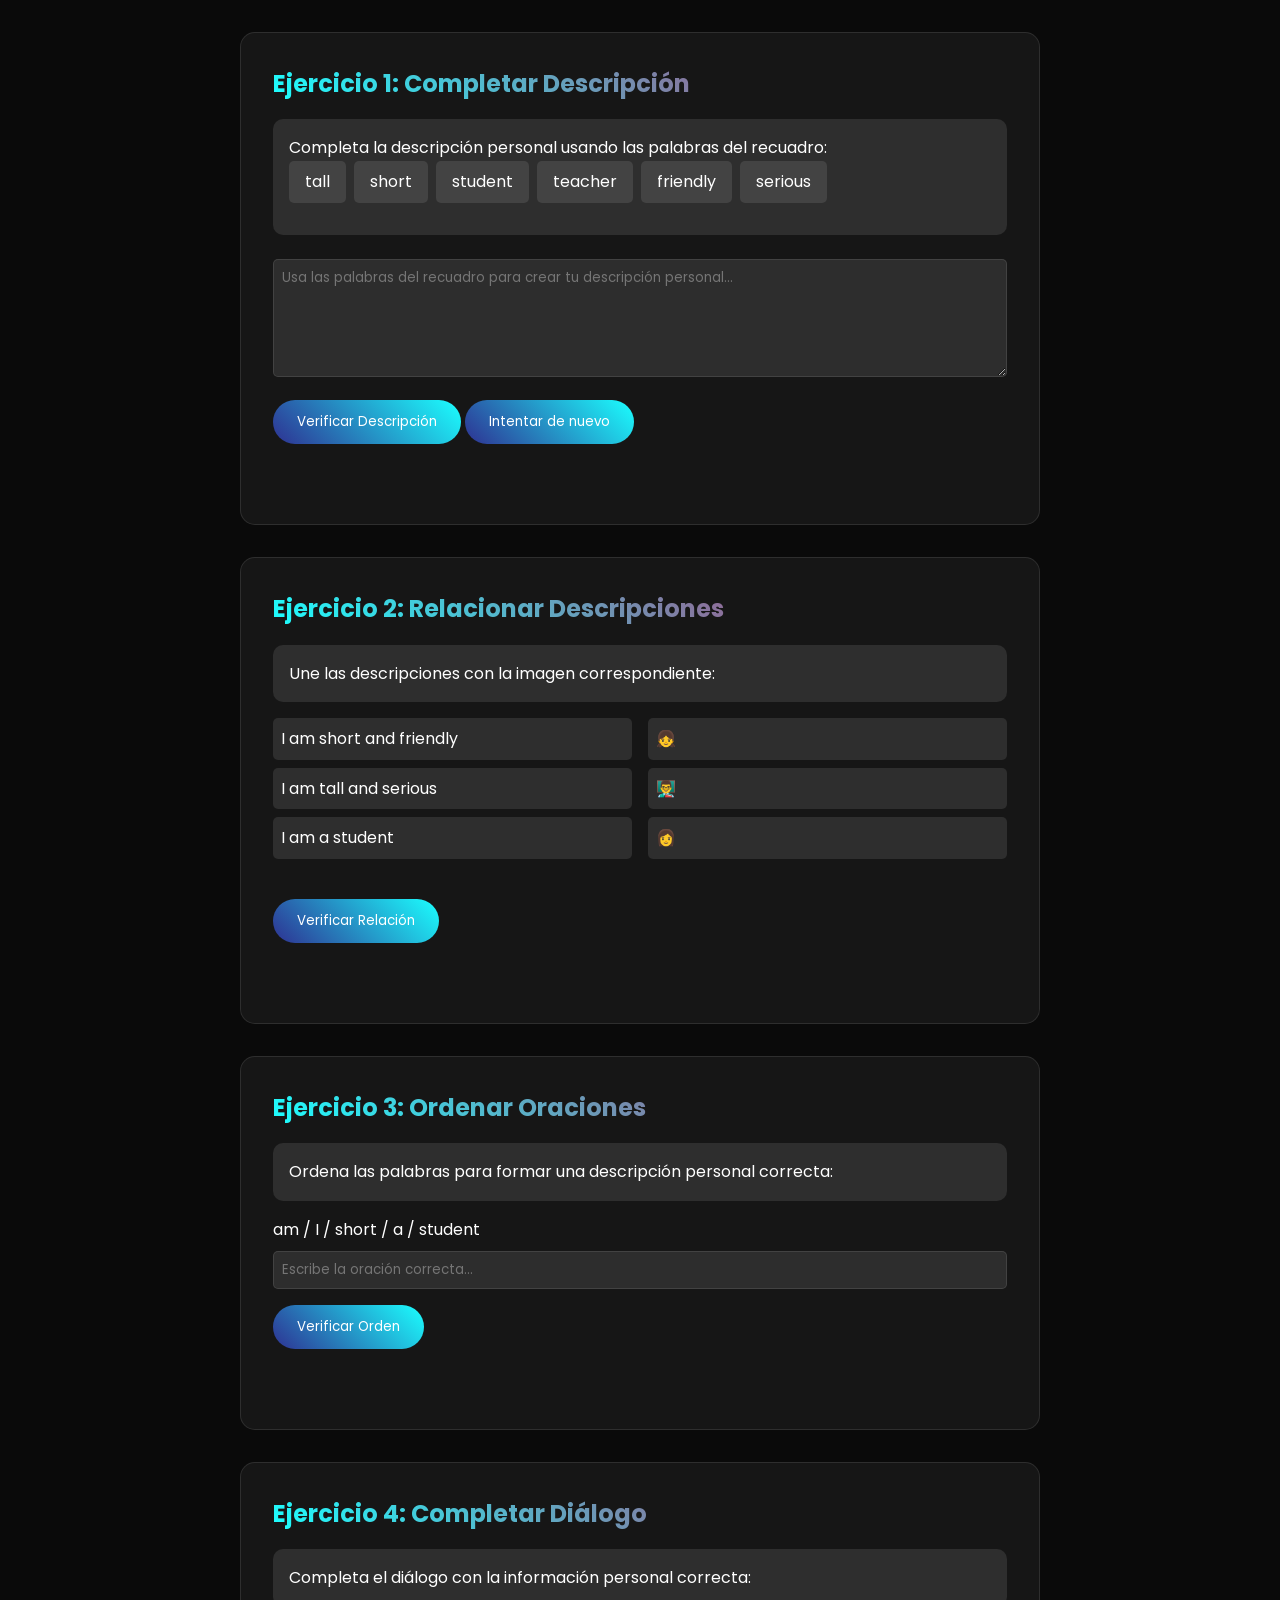
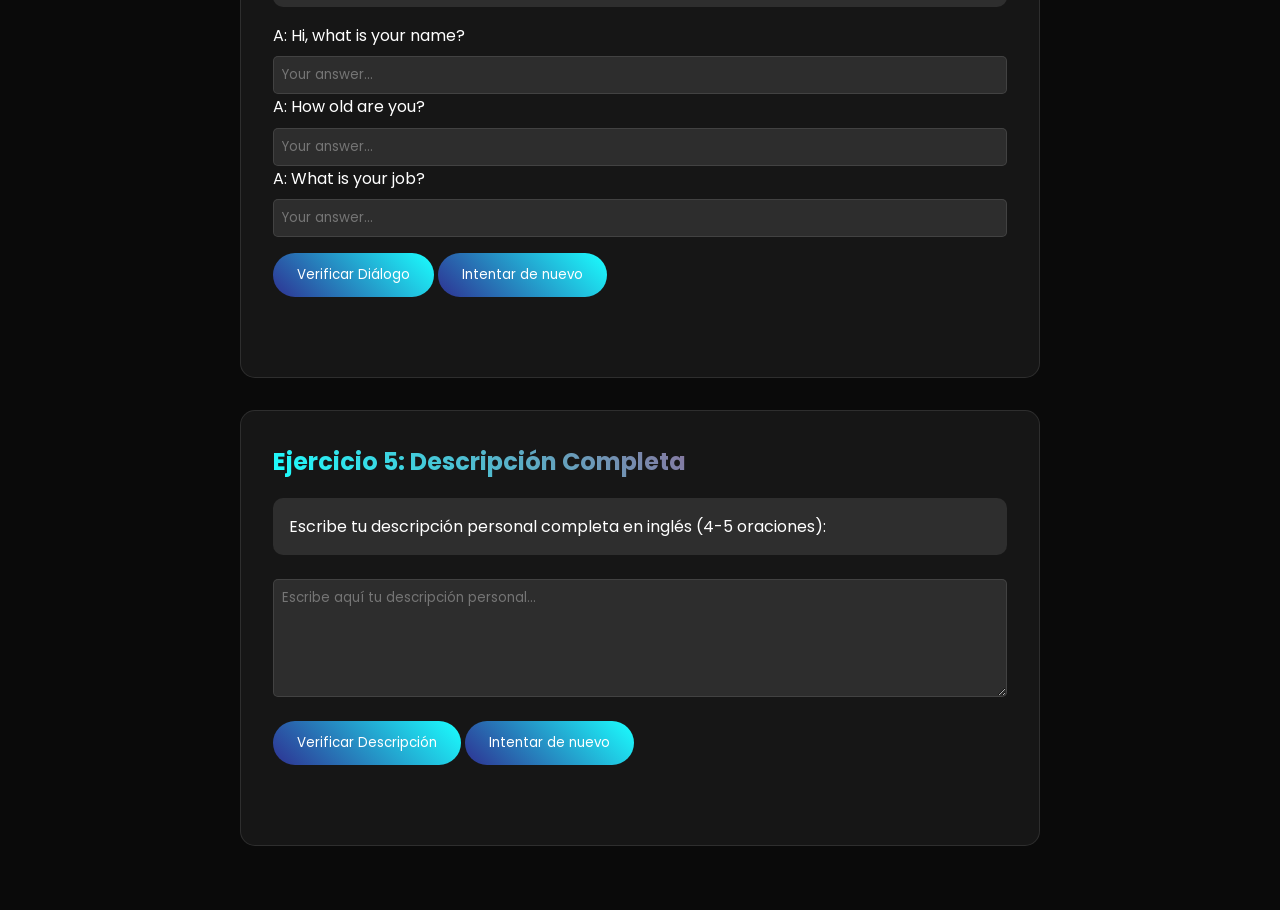
<file: decripcion.html>
<!DOCTYPE html>
<html lang="es">
<head>
    <meta charset="UTF-8">
    <meta name="viewport" content="width=device-width, initial-scale=1.0">
    <title>Descripción Personal - Writing A1</title>
    <link href="https://fonts.googleapis.com/css2?family=Poppins:wght@300;400;500;600;700&display=swap" rel="stylesheet">
    <style>
        :root {
            --primary-color: #2E3192;
            --secondary-color: #1BFFFF;
            --accent-color: #D4145A;
            --background: #0A0A0A;
            --text-color: #ffffff;
            --card-bg: rgba(255, 255, 255, 0.05);
            --glass-effect: rgba(255, 255, 255, 0.1);
        }

        * {
            margin: 0;
            padding: 0;
            box-sizing: border-box;
            font-family: 'Poppins', sans-serif;
        }

        body {
            background: var(--background);
            color: var(--text-color);
            line-height: 1.6;
            padding: 2rem 5%;
        }

        .container {
            max-width: 800px;
            margin: 0 auto;
        }

        .exercise-card {
            background: var(--card-bg);
            border-radius: 15px;
            padding: 2rem;
            margin-bottom: 2rem;
            border: 1px solid var(--glass-effect);
        }

        .exercise-title {
            background: linear-gradient(45deg, var(--secondary-color), var(--accent-color));
            -webkit-background-clip: text;
            color: transparent;
            margin-bottom: 1rem;
            font-size: 1.5rem;
        }

        .instruction {
            background: rgba(255, 255, 255, 0.1);
            padding: 1rem;
            border-radius: 10px;
            margin-bottom: 1rem;
        }

        .vocab-list {
            display: flex;
            flex-wrap: wrap;
            gap: 0.5rem;
            margin-bottom: 1rem;
        }

        .vocab-item {
            background: rgba(255, 255, 255, 0.1);
            padding: 0.5rem 1rem;
            border-radius: 5px;
        }

        .btn {
            display: inline-block;
            background: linear-gradient(45deg, var(--primary-color), var(--secondary-color));
            color: white;
            padding: 0.75rem 1.5rem;
            border: none;
            border-radius: 25px;
            cursor: pointer;
            transition: transform 0.3s ease;
            margin-top: 1rem;
        }

        .btn:hover {
            transform: translateY(-3px);
        }

        .match-container {
            display: flex;
            flex-wrap: wrap;
            gap: 1rem;
            margin-bottom: 1rem;
        }

        .match-column {
            flex: 1;
            min-width: 200px;
        }

        .match-item {
            background: rgba(255, 255, 255, 0.1);
            padding: 0.5rem;
            margin-bottom: 0.5rem;
            cursor: pointer;
            border-radius: 5px;
            transition: background 0.3s ease;
        }

        .match-item.selected {
            background: var(--secondary-color);
            color: var(--background);
        }

        .feedback {
            margin-top: 1rem;
            padding: 1rem;
            border-radius: 10px;
        }

        .correct {
            background: rgba(0, 255, 0, 0.2);
            color: #00ff00;
        }

        .incorrect {
            background: rgba(255, 0, 0, 0.2);
            color: #ff0000;
        }

        input, textarea {
            width: 100%;
            background: rgba(255, 255, 255, 0.1);
            border: 1px solid var(--glass-effect);
            color: var(--text-color);
            padding: 0.5rem;
            border-radius: 5px;
            margin-top: 0.5rem;
        }
    </style>
</head>
<body>
    <div class="container">
        <!-- Ejercicio 1: Completar Descripción -->
        <div class="exercise-card">
            <h2 class="exercise-title">Ejercicio 1: Completar Descripción</h2>
            <div class="instruction">
                <p>Completa la descripción personal usando las palabras del recuadro:</p>
                <div class="vocab-list">
                    <span class="vocab-item">tall</span>
                    <span class="vocab-item">short</span>
                    <span class="vocab-item">student</span>
                    <span class="vocab-item">teacher</span>
                    <span class="vocab-item">friendly</span>
                    <span class="vocab-item">serious</span>
                </div>
            </div>
            <textarea id="description-exercise" rows="5" placeholder="Usa las palabras del recuadro para crear tu descripción personal..."></textarea>
            <button class="btn" onclick="checkDescription()">Verificar Descripción</button>
            <button class="btn" onclick="resetExercise('description-exercise', 'description-feedback')">Intentar de nuevo</button>
            <div id="description-feedback" class="feedback"></div>
        </div>

        <!-- Ejercicio 2: Relacionar Descripciones -->
        <div class="exercise-card">
            <h2 class="exercise-title">Ejercicio 2: Relacionar Descripciones</h2>
            <div class="instruction">
                <p>Une las descripciones con la imagen correspondiente:</p>
            </div>
            <div class="match-container">
                <div class="match-column">
                    <div class="match-item" data-group="1">I am short and friendly</div>
                    <div class="match-item" data-group="2">I am tall and serious</div>
                    <div class="match-item" data-group="3">I am a student</div>
                </div>
                <div class="match-column">
                    <div class="match-item" data-image="1">👧</div>
                    <div class="match-item" data-image="2">👨‍🏫</div>
                    <div class="match-item" data-image="3">👩</div>
                </div>
            </div>
            <button class="btn" onclick="checkMatching()">Verificar Relación</button>
            <div id="matching-feedback" class="feedback"></div>
        </div>

        <!-- Ejercicio 3: Ordenar Palabras -->
        <div class="exercise-card">
            <h2 class="exercise-title">Ejercicio 3: Ordenar Oraciones</h2>
            <div class="instruction">
                <p>Ordena las palabras para formar una descripción personal correcta:</p>
            </div>
            <div id="word-scramble">
                <p id="scrambled-sentence">am / I / short / a / student</p>
                <input type="text" id="sentence-order" placeholder="Escribe la oración correcta...">
            </div>
            <button class="btn" onclick="checkSentenceOrder()">Verificar Orden</button>
            <div id="order-feedback" class="feedback"></div>
        </div>

        <!-- Ejercicio 4: Completar Diálogo -->
        <div class="exercise-card">
            <h2 class="exercise-title">Ejercicio 4: Completar Diálogo</h2>
            <div class="instruction">
                <p>Completa el diálogo con la información personal correcta:</p>
            </div>
            <div id="dialogue-exercise">
                <p>A: Hi, what is your name?</p>
                <input type="text" id="name-input" placeholder="Your answer...">
                <p>A: How old are you?</p>
                <input type="text" id="age-input" placeholder="Your answer...">
                <p>A: What is your job?</p>
                <input type="text" id="job-input" placeholder="Your answer...">
            </div>
            <button class="btn" onclick="checkDialogue()">Verificar Diálogo</button>
            <button class="btn" onclick="resetExercise(['name-input', 'age-input', 'job-input'], 'dialogue-feedback')">Intentar de nuevo</button>
            <div id="dialogue-feedback" class="feedback"></div>
        </div>

        <!-- Ejercicio 5: Escribir Descripción Completa -->
        <div class="exercise-card">
            <h2 class="exercise-title">Ejercicio 5: Descripción Completa</h2>
            <div class="instruction">
                <p>Escribe tu descripción personal completa en inglés (4-5 oraciones):</p>
            </div>
            <textarea id="full-description" rows="5" placeholder="Escribe aquí tu descripción personal..."></textarea>
            <button class="btn" onclick="checkFullDescription()">Verificar Descripción</button>
            <button class="btn" onclick="resetExercise('full-description', 'full-description-feedback')">Intentar de nuevo</button>
            <div id="full-description-feedback" class="feedback"></div>
        </div>
    </div>

    <script>
        function checkDescription() {
            const description = document.getElementById('description-exercise').value.toLowerCase();
            const feedbackDiv = document.getElementById('description-feedback');
            const requiredWords = ['tall', 'short', 'student', 'teacher', 'friendly', 'serious'];
            
            // Verificar si la descripción está vacía o es muy corta
            if (description.trim().length < 10) {
                feedbackDiv.innerHTML = 'La descripción es muy corta. Escribe oraciones completas.';
                feedbackDiv.className = 'feedback incorrect';
                return;
            }

            // Dividir el texto en oraciones
            const sentences = description.split('.');
            
            // Verificar estructura básica de las oraciones
            const hasValidStructure = sentences.some(sentence => {
                sentence = sentence.trim();
                return sentence.startsWith('i am') || sentence.startsWith("i'm");
            });

            // Contar palabras del vocabulario utilizadas
            const matchedWords = requiredWords.filter(word => description.includes(word));
            
            // Verificar coherencia básica
            const hasInvalidCombination = (
                (description.includes('tall') && description.includes('short')) ||
                (description.includes('friendly') && description.includes('serious')) ||
                (description.includes('student') && description.includes('teacher'))
            );

            if (hasInvalidCombination) {
                feedbackDiv.innerHTML = 'Hay una combinación inválida de palabras. No puedes ser alto y bajo al mismo tiempo, o estudiante y profesor, etc.';
                feedbackDiv.className = 'feedback incorrect';
            } else if (!hasValidStructure) {
                feedbackDiv.innerHTML = 'Recuerda comenzar las oraciones con "I am" o "I\'m".';
                feedbackDiv.className = 'feedback incorrect';
            } else if (matchedWords.length < 2) {
                feedbackDiv.innerHTML = 'Usa al menos dos palabras del vocabulario proporcionado.';
                feedbackDiv.className = 'feedback incorrect';
            } else if (description.split(' ').length < 5) {
                feedbackDiv.innerHTML = 'La descripción necesita ser más completa. Usa oraciones más largas.';
                feedbackDiv.className = 'feedback incorrect';
            } else {
                feedbackDiv.innerHTML = '¡Muy bien! Has creado una descripción coherente usando el vocabulario correctamente.';
                feedbackDiv.className = 'feedback correct';
            }
        }

        function checkMatching() {
            const feedbackDiv = document.getElementById('matching-feedback');
            const selectedItems = document.querySelectorAll('.match-item.selected');
            
            if (selectedItems.length === 2) {
                const group = selectedItems[0].getAttribute('data-group');
                const image = selectedItems[1].getAttribute('data-image');
                
                if (group === image) {
                    feedbackDiv.innerHTML = '¡Correcto! Has relacionado correctamente.';
                    feedbackDiv.className = 'feedback correct';
                } else {
                    feedbackDiv.innerHTML = 'Intenta de nuevo. La relación no es correcta.';
                    feedbackDiv.className = 'feedback incorrect';
                }
            } else {
                feedbackDiv.innerHTML = 'Selecciona una descripción y una imagen.';
                feedbackDiv.className = 'feedback incorrect';
            }
        }

        function checkSentenceOrder() {
            const input = document.getElementById('sentence-order').value.toLowerCase().trim();
            const feedbackDiv = document.getElementById('order-feedback');
            
            if (input === 'i am a short student') {
                feedbackDiv.innerHTML = '¡Correcto! Has ordenado la oración perfectamente.';
                feedbackDiv.className = 'feedback correct';
            } else {
                feedbackDiv.innerHTML = 'Intenta de nuevo. Recuerda el orden correcto de las palabras.';
                feedbackDiv.className = 'feedback incorrect';
            }
        }

        function checkDialogue() {
            const nameInput = document.getElementById('name-input').value.trim();
            const ageInput = document.getElementById('age-input').value.trim();
            const jobInput = document.getElementById('job-input').value.trim();
            const feedbackDiv = document.getElementById('dialogue-feedback');

            // Validar que el nombre sea texto
            const isNameValid = /^[a-zA-Z\s]+$/.test(nameInput);

            // Validar que la edad sea un número entre 1 y 120
            const isAgeValid = /^\d+$/.test(ageInput) && parseInt(ageInput) > 0 && parseInt(ageInput) <= 120;

            // Validar que el trabajo sea una palabra válida (puedes personalizar esta lista)
            const validJobs = ['student', 'teacher', 'engineer', 'doctor'];
            const isJobValid = validJobs.includes(jobInput.toLowerCase());

            if (isNameValid && isAgeValid && isJobValid) {
                feedbackDiv.innerHTML = '¡Excelente! Has completado el diálogo correctamente.';
                feedbackDiv.className = 'feedback correct';
            } else {
                feedbackDiv.innerHTML = 'Por favor, verifica tus respuestas. Asegúrate de que el nombre sea válido, la edad sea un número, y el trabajo sea coherente.';
                feedbackDiv.className = 'feedback incorrect';
            }
        }

        function checkFullDescription() {
            const description = document.getElementById('full-description').value.trim().toLowerCase();
            const feedbackDiv = document.getElementById('full-description-feedback');

            const requiredElements = ['name', 'age', 'job', 'nationality', 'personality', 'appearance'];
            const matchedElements = requiredElements.filter(element => description.includes(element));

            // Verificar que la descripción tenga al menos 20 palabras
            const wordCount = description.split(/\s+/).length;

            // Verificar que las frases sean coherentes (empiecen con "I am", "My name is", etc.)
            const sentences = description.split('.');
            const hasValidSentences = sentences.some(sentence => 
                sentence.trim().startsWith('i am') || 
                sentence.trim().startsWith('my name is') || 
                sentence.trim().startsWith('i have')
            );

            if (wordCount >= 20 && matchedElements.length >= 4 && hasValidSentences) {
                feedbackDiv.innerHTML = '¡Fantástico! Has creado una descripción personal completa y coherente.';
                feedbackDiv.className = 'feedback correct';
            } else {
                feedbackDiv.innerHTML = 'Intenta expandir tu descripción. Asegúrate de incluir al menos 20 palabras, 4 elementos requeridos, y frases coherentes.';
                feedbackDiv.className = 'feedback incorrect';
            }
        }

        function resetExercise(inputIds, feedbackId) {
            // Si inputIds es un solo ID, conviértelo en un array
            if (!Array.isArray(inputIds)) {
                inputIds = [inputIds];
            }

            // Limpiar los campos de entrada
            inputIds.forEach(id => {
                const inputElement = document.getElementById(id);
                if (inputElement) {
                    inputElement.value = '';
                }
            });

            // Limpiar el mensaje de retroalimentación
            const feedbackElement = document.getElementById(feedbackId);
            if (feedbackElement) {
                feedbackElement.innerHTML = '';
                feedbackElement.className = 'feedback';
            }
        }

        // Event listeners para ejercicio de relacionar
        document.querySelectorAll('.match-item').forEach(item => {
            item.addEventListener('click', function() {
                // Deseleccionar otros elementos del mismo tipo
                document.querySelectorAll(
                    `.match-item[${this.getAttribute('data-group') ? 'data-group' : 'data-image'}]`
                ).forEach(el => el.classList.remove('selected'));
                
                // Seleccionar el elemento actual
                this.classList.toggle('selected');
            });
        });
    </script>
</body>
</html>
</file>
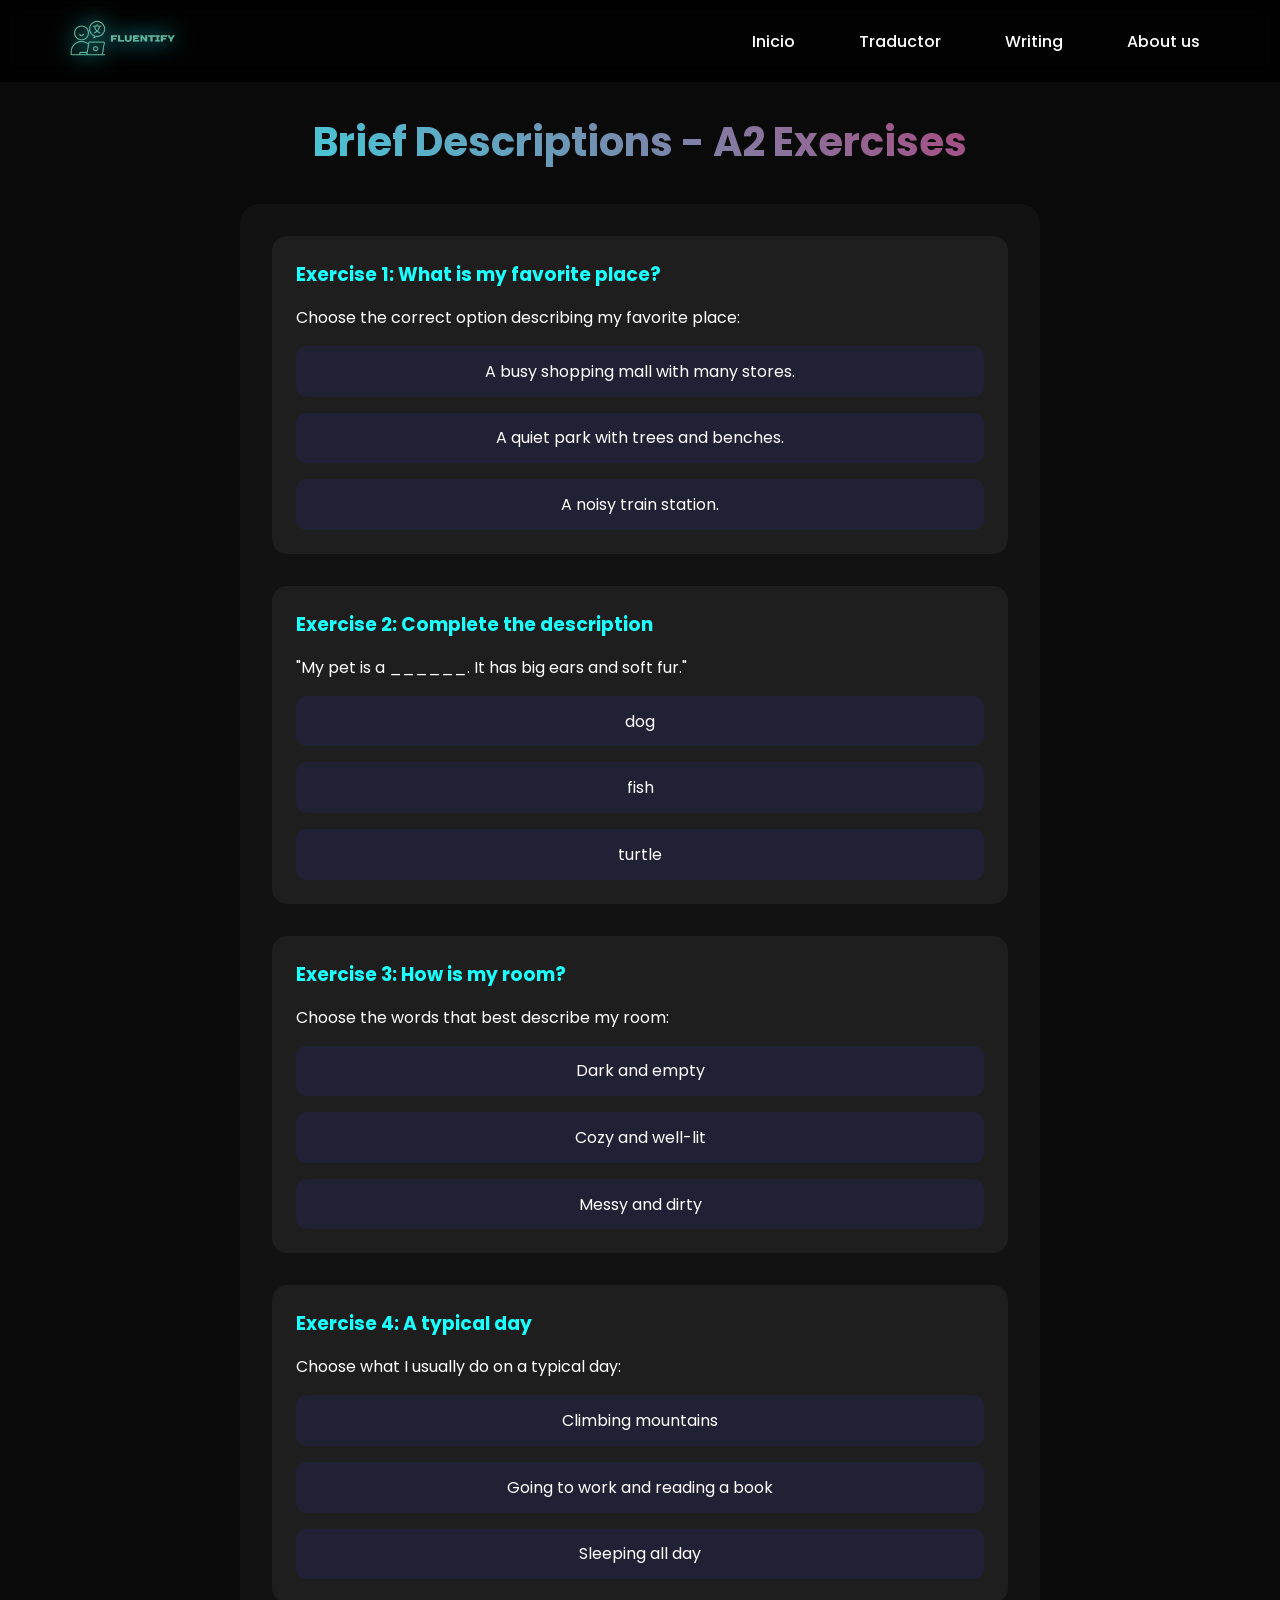
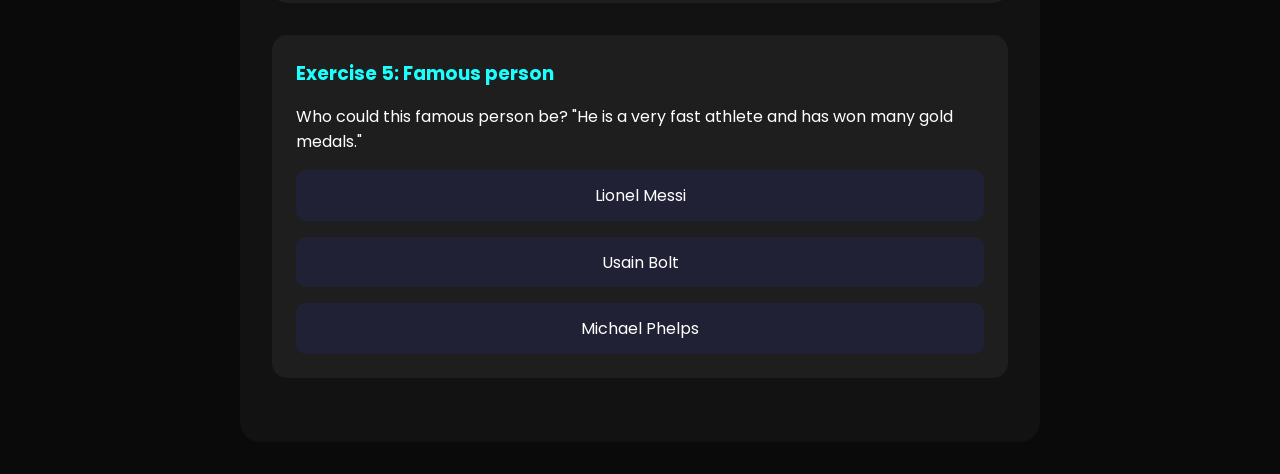
<file: descripcionesBreves.html>
<!DOCTYPE html>
<html lang="en">
<head>
    <meta charset="UTF-8">
    <meta name="viewport" content="width=device-width, initial-scale=1.0">
    <title>Brief Descriptions - A2 Exercises</title>
    <link href="https://fonts.googleapis.com/css2?family=Poppins:wght@300;400;500;600;700&display=swap" rel="stylesheet">
    <style>
        :root {
            --primary-color: #2E3192;
            --secondary-color: #1BFFFF;
            --accent-color: #D4145A;
            --background: #0A0A0A;
            --text-color: #ffffff;
        }

        * {
            margin: 0;
            padding: 0;
            box-sizing: border-box;
            font-family: 'Poppins', sans-serif;
        }

        body {
            background: var(--background);
            color: var(--text-color);
            padding-top: 80px;
        }

        header {
            background: rgba(0, 0, 0, 0.8);
            backdrop-filter: blur(10px);
            position: fixed;
            width: 100%;
            z-index: 1000;
            padding: 1rem 5%;
            display: flex;
            justify-content: space-between;
            align-items: center;
            top: 0;
            
        }

        .logo {
            height: 50px;
            filter: drop-shadow(0 0 10px var(--secondary-color));
        }

        nav ul {
            display: flex;
            gap: 2rem;
            list-style: none;
        }

        nav a {
            color: var(--text-color);
            text-decoration: none;
            font-weight: 500;
            position: relative;
            padding: 0.5rem 1rem;
            transition: all 0.3s ease;
        }

        nav a::before {
            content: '';
            position: absolute;
            bottom: 0;
            left: 0;
            width: 0;
            height: 2px;
            background: var(--secondary-color);
            transition: width 0.3s ease;
        }

        nav a:hover::before {
            width: 100%;
        }

        .exercise-container {
            max-width: 800px;
            margin: 2rem auto;
            padding: 2rem;
            background: rgba(255, 255, 255, 0.03);
            border-radius: 20px;
        }

        .exercise {
            margin-bottom: 2rem;
            padding: 1.5rem;
            background: rgba(255, 255, 255, 0.05);
            border-radius: 15px;
        }

        .exercise h3 {
            color: var(--secondary-color);
            margin-bottom: 1rem;
        }

        .options {
            margin-top: 1rem;
            display: flex;
            flex-direction: column;
            gap: 1rem;
        }

        .options button {
            background: rgba(46, 49, 146, 0.2);
            border: none;
            padding: 0.8rem;
            border-radius: 10px;
            color: var(--text-color);
            font-size: 1rem;
            cursor: pointer;
            transition: background 0.3s ease;
        }

        .options button:hover {
            background: var(--secondary-color);
            color: var(--background);
        }

        .feedback {
            margin-top: 1rem;
            padding: 1rem;
            border-radius: 10px;
            display: none;
        }

        .feedback.correct {
            background: rgba(0, 255, 0, 0.1);
            border: 1px solid #00ff00;
        }

        .feedback.incorrect {
            background: rgba(255, 0, 0, 0.1);
            border: 1px solid #ff0000;
        }

        .page-title {
            text-align: center;
            font-size: 2.5rem;
            margin: 2rem 0;
            background: linear-gradient(45deg, var(--secondary-color), var(--accent-color));
            -webkit-background-clip: text;
            color: transparent;
        }
    </style>
</head>
<body>
    <header>
        <img src="./img/Captura_de_pantalla_2024-11-21_160111-removebg-preview.png" alt="Logo" class="logo">
        <nav>
            <ul>
                <li><a href="./index.html">Inicio</a></li>
                <li><a href="./traductor.html">Traductor</a></li>
                <li><a href="./writing.html">Writing</a></li>
                <li><a href="#">About us</a></li>
            </ul>
        </nav>
    </header>
    <h1 class="page-title">Brief Descriptions - A2 Exercises</h1>

    <div class="exercise-container">
        <div class="exercise">
            <h3>Exercise 1: What is my favorite place?</h3>
            <p>Choose the correct option describing my favorite place:</p>
            <div class="options">
                <button onclick="checkAnswer(1, false)">A busy shopping mall with many stores.</button>
                <button onclick="checkAnswer(1, true)">A quiet park with trees and benches.</button>
                <button onclick="checkAnswer(1, false)">A noisy train station.</button>
            </div>
            <div id="feedback-1" class="feedback"></div>
        </div>

        <div class="exercise">
            <h3>Exercise 2: Complete the description</h3>
            <p>"My pet is a ______. It has big ears and soft fur."</p>
            <div class="options">
                <button onclick="checkAnswer(2, true)">dog</button>
                <button onclick="checkAnswer(2, false)">fish</button>
                <button onclick="checkAnswer(2, false)">turtle</button>
            </div>
            <div id="feedback-2" class="feedback"></div>
        </div>

        <div class="exercise">
            <h3>Exercise 3: How is my room?</h3>
            <p>Choose the words that best describe my room:</p>
            <div class="options">
                <button onclick="checkAnswer(3, false)">Dark and empty</button>
                <button onclick="checkAnswer(3, true)">Cozy and well-lit</button>
                <button onclick="checkAnswer(3, false)">Messy and dirty</button>
            </div>
            <div id="feedback-3" class="feedback"></div>
        </div>

        <div class="exercise">
            <h3>Exercise 4: A typical day</h3>
            <p>Choose what I usually do on a typical day:</p>
            <div class="options">
                <button onclick="checkAnswer(4, false)">Climbing mountains</button>
                <button onclick="checkAnswer(4, true)">Going to work and reading a book</button>
                <button onclick="checkAnswer(4, false)">Sleeping all day</button>
            </div>
            <div id="feedback-4" class="feedback"></div>
        </div>

        <div class="exercise">
            <h3>Exercise 5: Famous person</h3>
            <p>Who could this famous person be? "He is a very fast athlete and has won many gold medals."</p>
            <div class="options">
                <button onclick="checkAnswer(5, false)">Lionel Messi</button>
                <button onclick="checkAnswer(5, true)">Usain Bolt</button>
                <button onclick="checkAnswer(5, false)">Michael Phelps</button>
            </div>
            <div id="feedback-5" class="feedback"></div>
        </div>
    </div>

    <script>
        function checkAnswer(exercise, isCorrect) {
            const feedback = document.getElementById(`feedback-${exercise}`);
            feedback.textContent = isCorrect ? "Correct!" : "Try again.";
            feedback.className = `feedback ${isCorrect ? 'correct' : 'incorrect'}`;
            feedback.style.display = 'block';
        }
    </script>
</body>
</html>
</file>
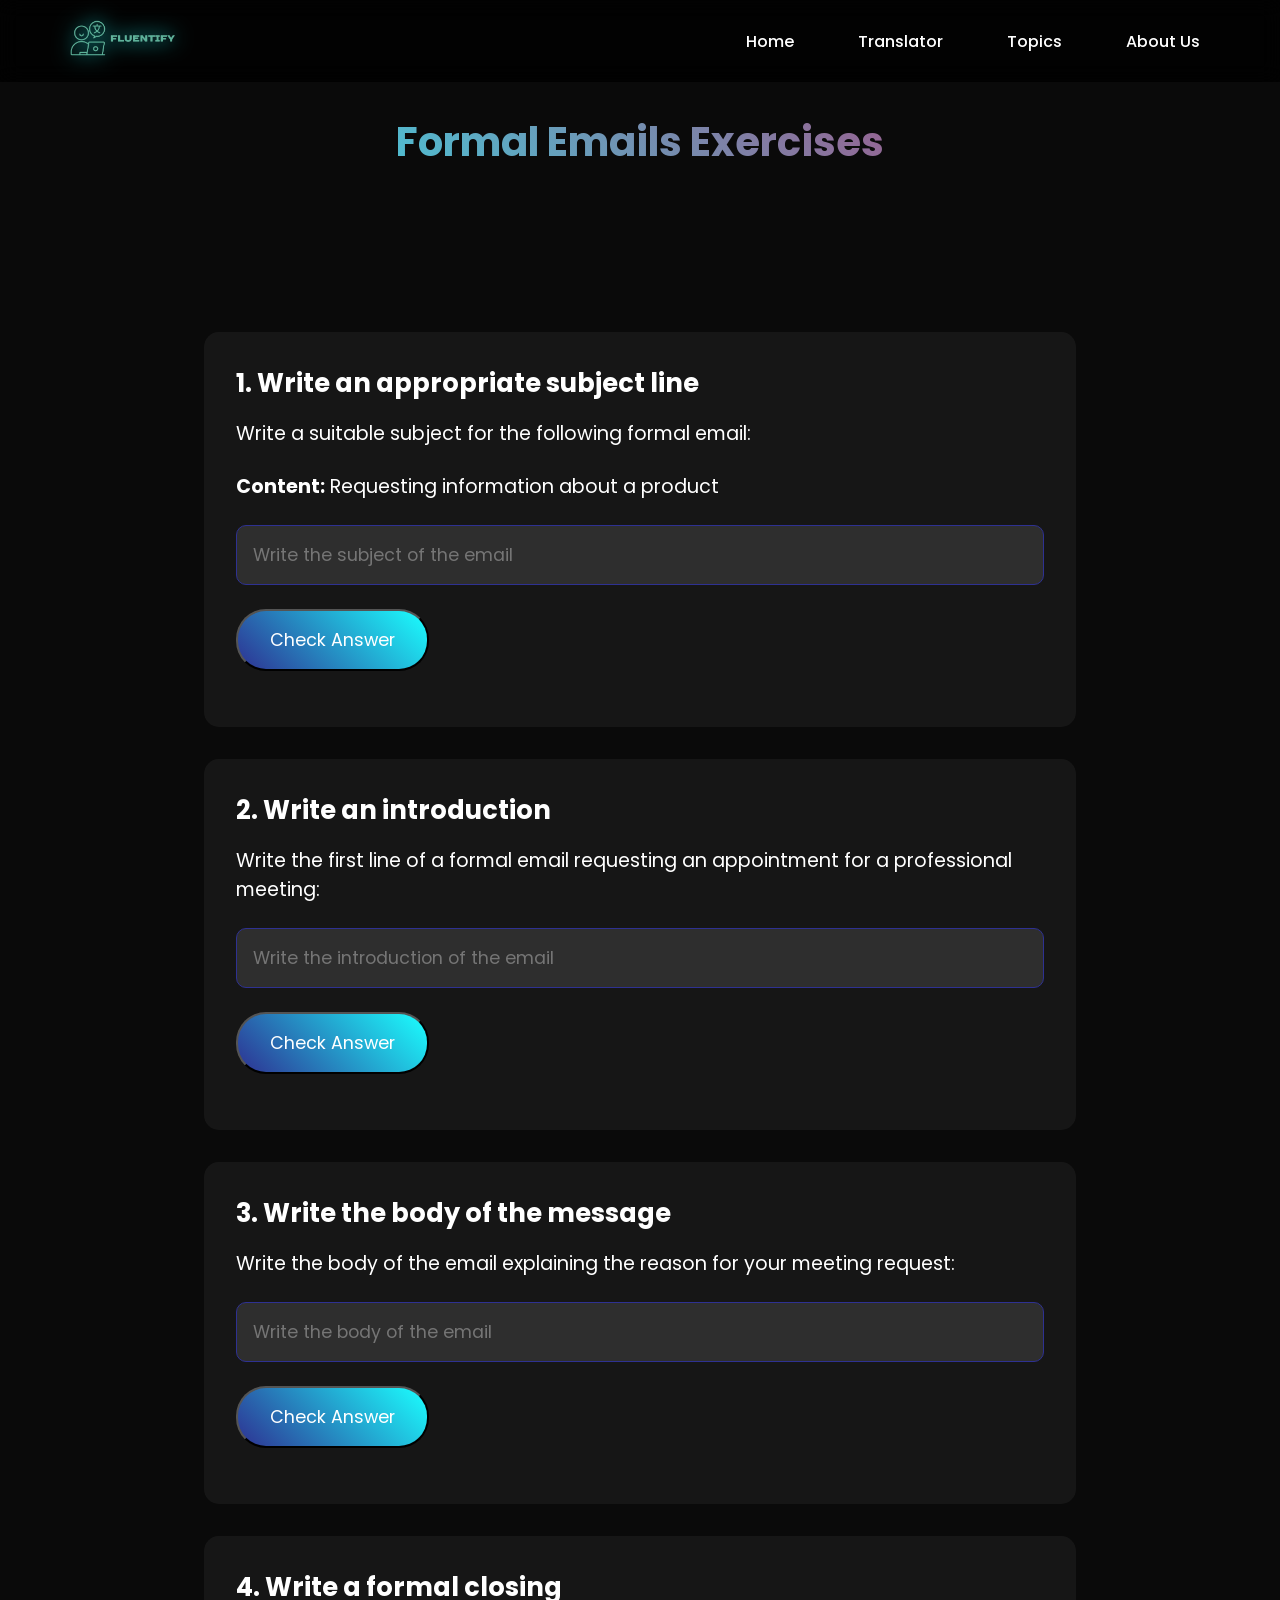
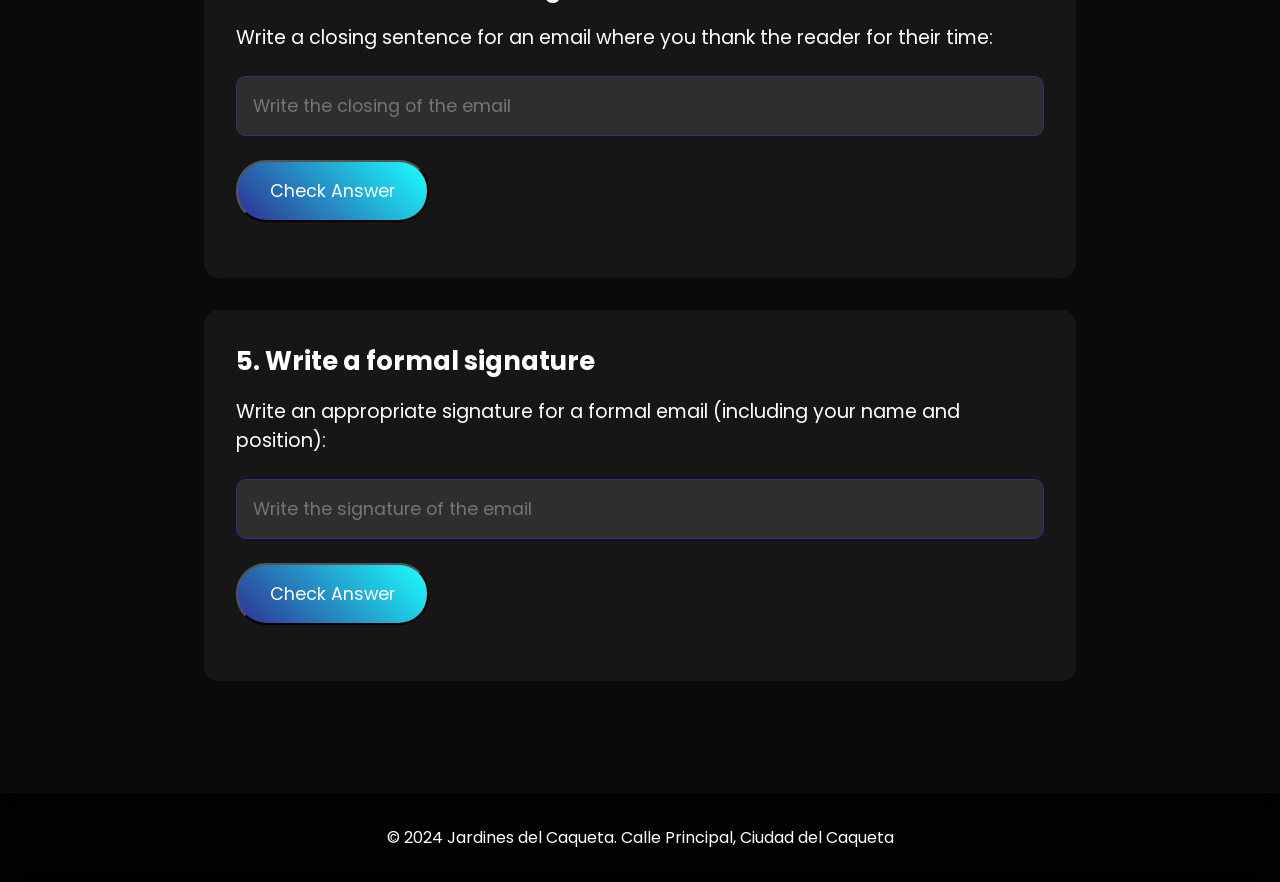
<file: emailsFormales.html>
<!DOCTYPE html>
<html lang="en">
<head>
    <meta charset="UTF-8">
    <meta name="viewport" content="width=device-width, initial-scale=1.0">
    <title>Formal Emails - Exercises</title>
    <link href="https://fonts.googleapis.com/css2?family=Poppins:wght@300;400;500;600;700&display=swap" rel="stylesheet">
    <style>
        /* Mantener los estilos anteriores */
        :root {
            --primary-color: #2E3192;
            --secondary-color: #1BFFFF;
            --accent-color: #D4145A;
            --background: #0A0A0A;
            --text-color: #ffffff;
            --card-bg: rgba(255, 255, 255, 0.05);
            --glass-effect: rgba(255, 255, 255, 0.1);
        }

        * {
            margin: 0;
            padding: 0;
            box-sizing: border-box;
            font-family: 'Poppins', sans-serif;
        }

        body {
            background: var(--background);
            color: var(--text-color);
            overflow-x: hidden;
        }

        header {
            background: rgba(0, 0, 0, 0.8);
            backdrop-filter: blur(10px);
            position: fixed;
            width: 100%;
            z-index: 1000;
            padding: 1rem 5%;
            display: flex;
            justify-content: space-between;
            align-items: center;
            top: 0;
        }

        .logo {
            height: 50px;
            filter: drop-shadow(0 0 10px var(--secondary-color));
        }

        nav ul {
            display: flex;
            gap: 2rem;
            list-style: none;
        }

        nav a {
            color: var(--text-color);
            text-decoration: none;
            font-weight: 500;
            position: relative;
            padding: 0.5rem 1rem;
            transition: all 0.3s ease;
        }

        nav a::before {
            content: '';
            position: absolute;
            bottom: 0;
            left: 0;
            width: 0;
            height: 2px;
            background: var(--secondary-color);
            transition: width 0.3s ease;
        }

        nav a:hover::before {
            width: 100%;
        }

        .page-title {
            text-align: center;
            font-size: 2.5rem;
            margin: 2rem 0;
            padding-top: 5rem;
            background: linear-gradient(45deg, var(--secondary-color), var(--accent-color));
            -webkit-background-clip: text;
            color: transparent;
        }

        .exercise-container {
            padding: 8rem 5% 5rem;
            max-width: 1000px;
            margin: 0 auto;
        }

        .exercise {
            background: rgba(255, 255, 255, 0.05);
            padding: 2rem;
            border-radius: 15px;
            margin-bottom: 2rem;
            color: var(--text-color);
        }

        .exercise h3 {
            font-size: 1.6rem;
            margin-bottom: 1rem;
        }

        .exercise p {
            font-size: 1.2rem;
            margin-bottom: 1.5rem;
        }

        input[type="text"] {
            width: 100%;
            padding: 1rem;
            margin-bottom: 1.5rem;
            background: rgba(255, 255, 255, 0.1);
            border: 1px solid var(--primary-color);
            color: var(--text-color);
            border-radius: 10px;
            font-size: 1.1rem;
        }

        .submit-button {
            background: linear-gradient(45deg, var(--primary-color), var(--secondary-color));
            padding: 1rem 2rem;
            color: white;
            font-size: 1.1rem;
            border-radius: 30px;
            cursor: pointer;
            transition: transform 0.3s ease, box-shadow 0.3s ease;
        }

        .submit-button:hover {
            transform: translateY(-3px);
            box-shadow: 0 10px 20px rgba(27, 255, 255, 0.2);
        }

        .feedback {
            margin-top: 1rem;
            font-size: 1.2rem;
            color: var(--secondary-color);
        }

        footer {
            background: rgba(0, 0, 0, 0.8);
            backdrop-filter: blur(10px);
            padding: 2rem 5%;
            text-align: center;
        }
    </style>
</head>
<body>
    <header>
        <img src="./img/Captura_de_pantalla_2024-11-21_160111-removebg-preview.png" alt="Logo" class="logo">
        <nav>
            <ul>
                <li><a href="index.html">Home</a></li>
                <li><a href="translator.html">Translator</a></li>
                <li><a href="#">Topics</a></li>
                <li><a href="#">About Us</a></li>
            </ul>
        </nav>
    </header>

    <h1 class="page-title">Formal Emails Exercises</h1>

    <div class="exercise-container">
        <!-- Exercise 1 -->
        <div class="exercise">
            <h3>1. Write an appropriate subject line</h3>
            <p>Write a suitable subject for the following formal email:</p>
            <p><strong>Content:</strong> Requesting information about a product</p>
            <input type="text" id="exercise1" placeholder="Write the subject of the email">
            <button class="submit-button" onclick="checkAnswer1()">Check Answer</button>
            <p id="feedback1" class="feedback"></p>
        </div>

        <!-- Exercise 2 -->
        <div class="exercise">
            <h3>2. Write an introduction</h3>
            <p>Write the first line of a formal email requesting an appointment for a professional meeting:</p>
            <input type="text" id="exercise2" placeholder="Write the introduction of the email">
            <button class="submit-button" onclick="checkAnswer2()">Check Answer</button>
            <p id="feedback2" class="feedback"></p>
        </div>

        <!-- Exercise 3 -->
        <div class="exercise">
            <h3>3. Write the body of the message</h3>
            <p>Write the body of the email explaining the reason for your meeting request:</p>
            <input type="text" id="exercise3" placeholder="Write the body of the email">
            <button class="submit-button" onclick="checkAnswer3()">Check Answer</button>
            <p id="feedback3" class="feedback"></p>
        </div>

        <!-- Exercise 4 -->
        <div class="exercise">
            <h3>4. Write a formal closing</h3>
            <p>Write a closing sentence for an email where you thank the reader for their time:</p>
            <input type="text" id="exercise4" placeholder="Write the closing of the email">
            <button class="submit-button" onclick="checkAnswer4()">Check Answer</button>
            <p id="feedback4" class="feedback"></p>
        </div>

        <!-- Exercise 5 -->
        <div class="exercise">
            <h3>5. Write a formal signature</h3>
            <p>Write an appropriate signature for a formal email (including your name and position):</p>
            <input type="text" id="exercise5" placeholder="Write the signature of the email">
            <button class="submit-button" onclick="checkAnswer5()">Check Answer</button>
            <p id="feedback5" class="feedback"></p>
        </div>
    </div>

    <footer>
        © 2024 Jardines del Caqueta. Calle Principal, Ciudad del Caqueta
    </footer>

    <script>
        // Correct answers
        const correctAnswers = {
            exercise1: "Request for information about product",
            exercise2: "Dear [name], I would like to request a meeting",
            exercise3: "The reason for my request is to discuss...",
            exercise4: "Thank you for your time and attention, I look forward to your response.",
            exercise5: "Sincerely, [Your Name], [Your Position]"
        };

        // Check answers
        function checkAnswer1() {
            const answer = document.getElementById('exercise1').value.trim();
            const feedback = document.getElementById('feedback1');
            if (answer.toLowerCase() === correctAnswers.exercise1.toLowerCase()) {
                feedback.textContent = "Correct!";
                feedback.style.color = "green";
            } else {
                feedback.textContent = "Try again.";
                feedback.style.color = "red";
            }
        }

        function checkAnswer2() {
            const answer = document.getElementById('exercise2').value.trim();
            const feedback = document.getElementById('feedback2');
            if (answer.toLowerCase() === correctAnswers.exercise2.toLowerCase()) {
                feedback.textContent = "Correct!";
                feedback.style.color = "green";
            } else {
                feedback.textContent = "Try again.";
                feedback.style.color = "red";
            }
        }

        function checkAnswer3() {
            const answer = document.getElementById('exercise3').value.trim();
            const feedback = document.getElementById('feedback3');
            if (answer.toLowerCase() === correctAnswers.exercise3.toLowerCase()) {
                feedback.textContent = "Correct!";
                feedback.style.color = "green";
            } else {
                feedback.textContent = "Try again.";
                feedback.style.color = "red";
            }
        }

        function checkAnswer4() {
            const answer = document.getElementById('exercise4').value.trim();
            const feedback = document.getElementById('feedback4');
            if (answer.toLowerCase() === correctAnswers.exercise4.toLowerCase()) {
                feedback.textContent = "Correct!";
                feedback.style.color = "green";
            } else {
                feedback.textContent = "Try again.";
                feedback.style.color = "red";
            }
        }

        function checkAnswer5() {
            const answer = document.getElementById('exercise5').value.trim();
            const feedback = document.getElementById('feedback5');
            if (answer.toLowerCase() === correctAnswers.exercise5.toLowerCase()) {
                feedback.textContent = "Correct!";
                feedback.style.color = "green";
            } else {
                feedback.textContent = "Try again.";
                feedback.style.color = "red";
            }
        }
    </script>
</body>
</html>
</file>
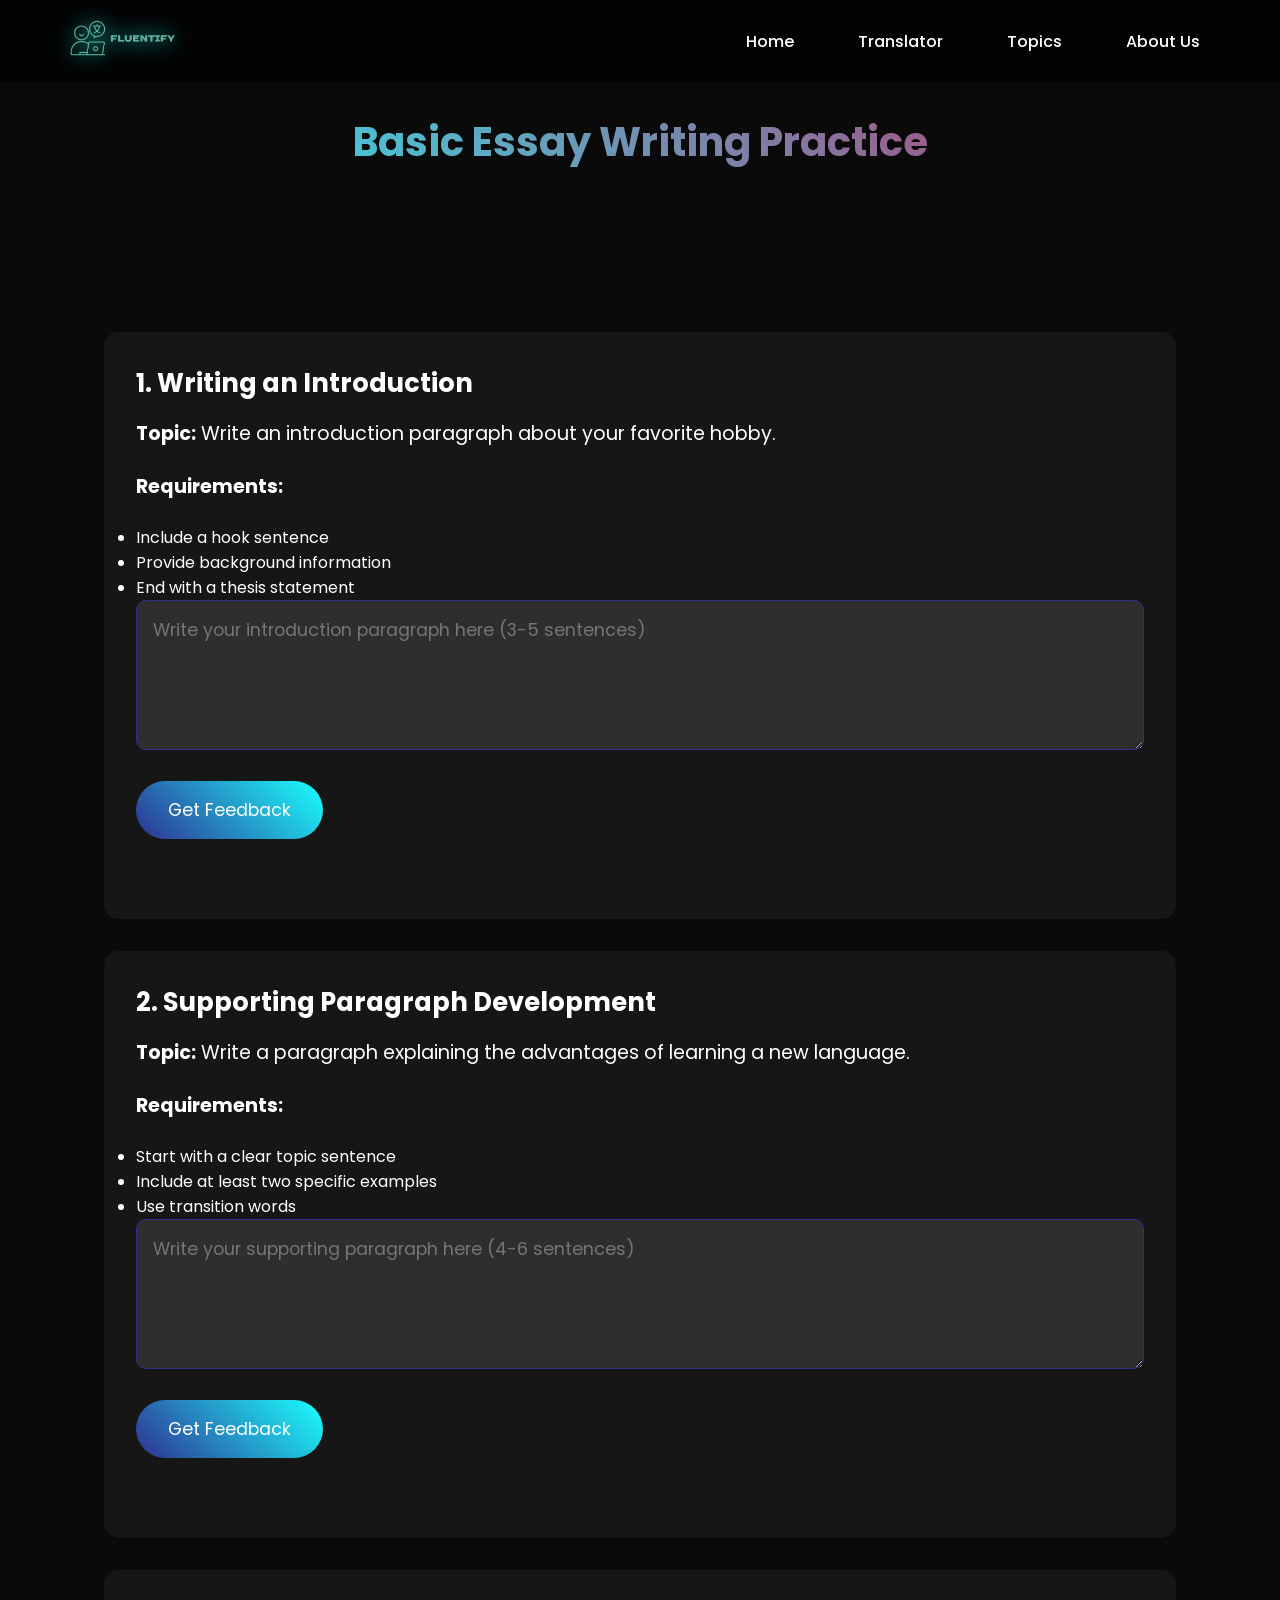
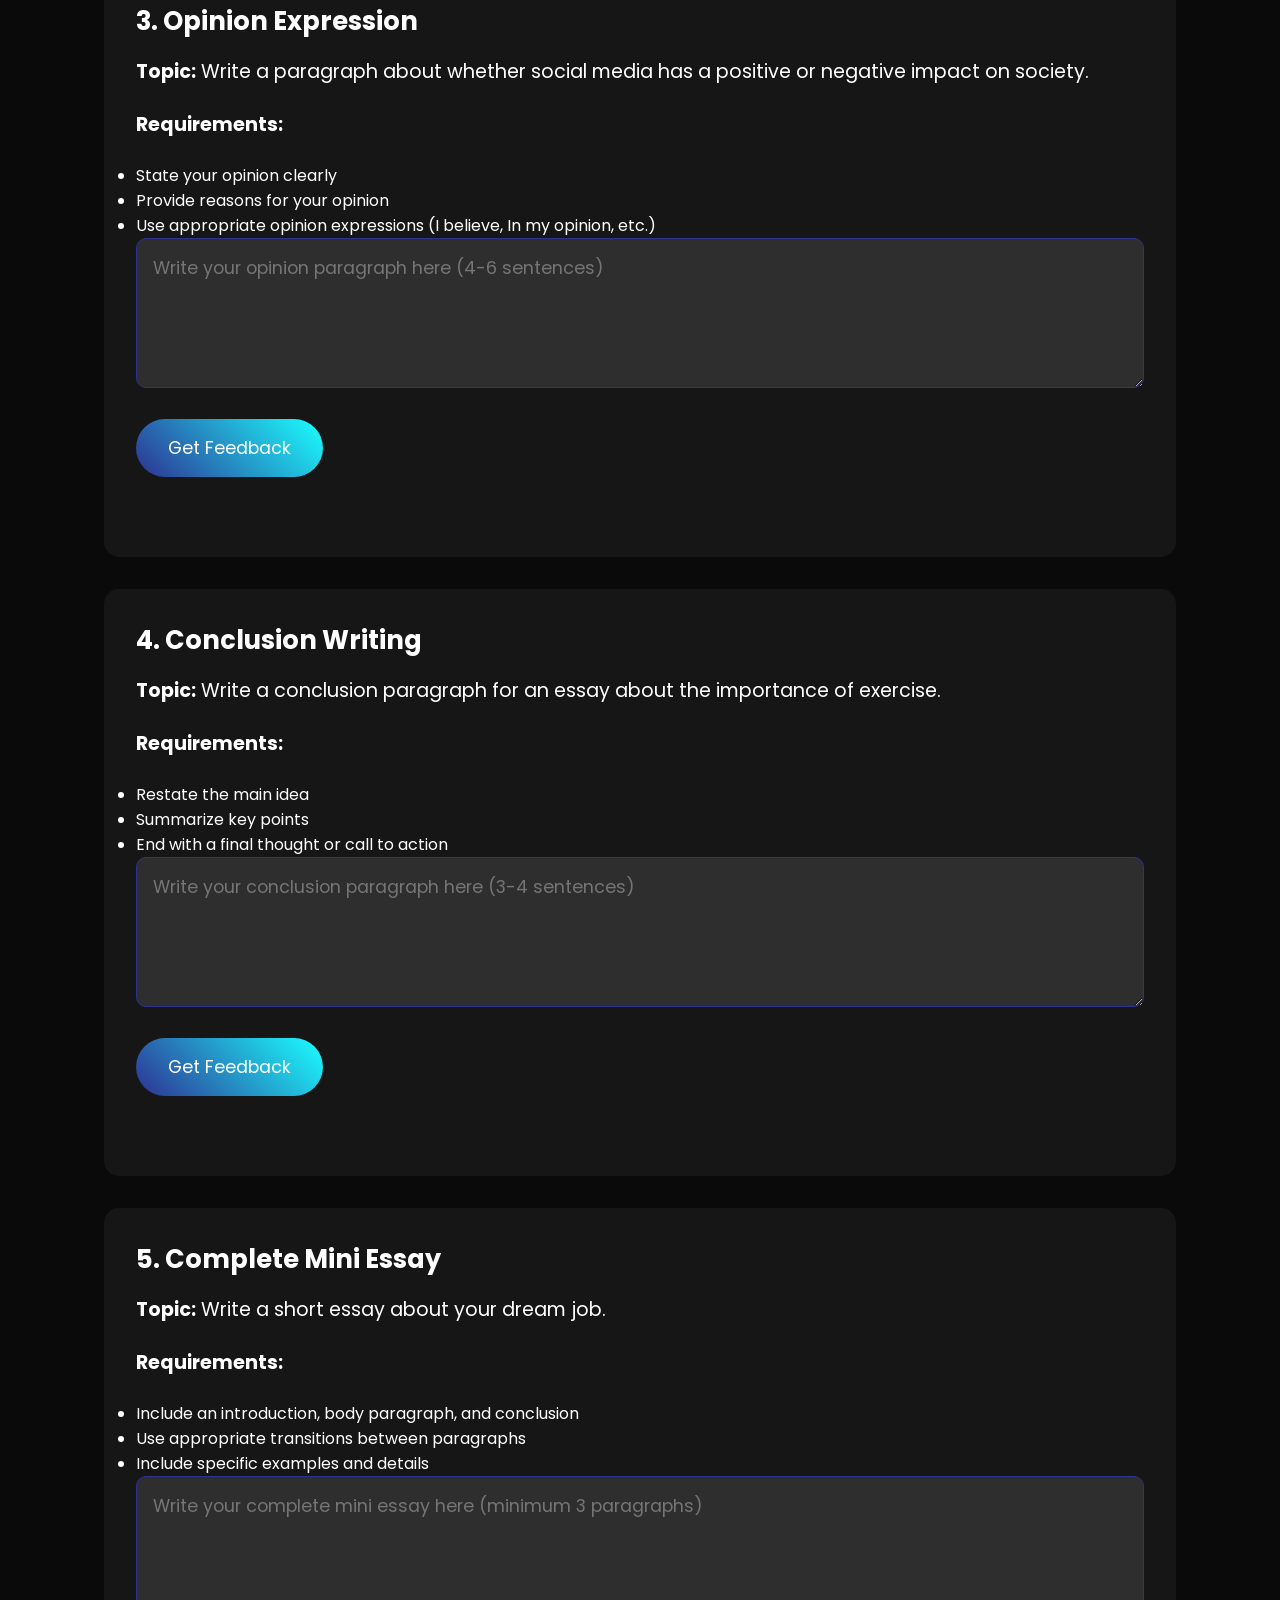
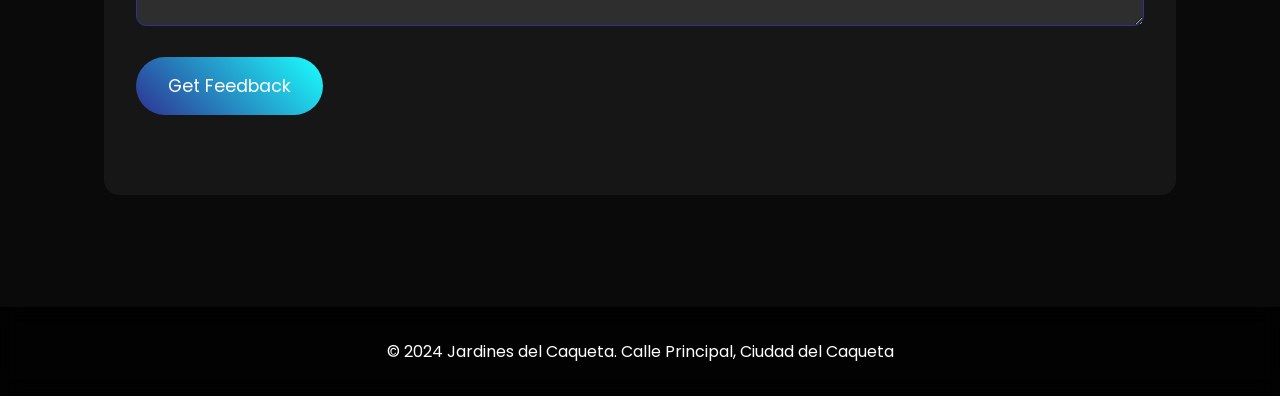
<file: ensayos.html>
<!DOCTYPE html>
<html lang="en">
<head>
    <meta charset="UTF-8">
    <meta name="viewport" content="width=device-width, initial-scale=1.0">
    <title>Basic Essays - Writing Practice</title>
    <link href="https://fonts.googleapis.com/css2?family=Poppins:wght@300;400;500;600;700&display=swap" rel="stylesheet">
    <style>
        :root {
            --primary-color: #2E3192;
            --secondary-color: #1BFFFF;
            --accent-color: #D4145A;
            --background: #0A0A0A;
            --text-color: #ffffff;
            --card-bg: rgba(255, 255, 255, 0.05);
            --glass-effect: rgba(255, 255, 255, 0.1);
        }

        * {
            margin: 0;
            padding: 0;
            box-sizing: border-box;
            font-family: 'Poppins', sans-serif;
        }

        body {
            background: var(--background);
            color: var(--text-color);
            overflow-x: hidden;
        }

        header {
            background: rgba(0, 0, 0, 0.8);
            backdrop-filter: blur(10px);
            position: fixed;
            width: 100%;
            z-index: 1000;
            padding: 1rem 5%;
            display: flex;
            justify-content: space-between;
            align-items: center;
            top: 0;
        }

        .logo {
            height: 50px;
            filter: drop-shadow(0 0 10px var(--secondary-color));
        }

        nav ul {
            display: flex;
            gap: 2rem;
            list-style: none;
        }

        nav a {
            color: var(--text-color);
            text-decoration: none;
            font-weight: 500;
            position: relative;
            padding: 0.5rem 1rem;
            transition: all 0.3s ease;
        }

        nav a::before {
            content: '';
            position: absolute;
            bottom: 0;
            left: 0;
            width: 0;
            height: 2px;
            background: var(--secondary-color);
            transition: width 0.3s ease;
        }

        nav a:hover::before {
            width: 100%;
        }

        .page-title {
            text-align: center;
            font-size: 2.5rem;
            margin: 2rem 0;
            padding-top: 5rem;
            background: linear-gradient(45deg, var(--secondary-color), var(--accent-color));
            -webkit-background-clip: text;
            color: transparent;
        }

        .exercise-container {
            padding: 8rem 5% 5rem;
            max-width: 1200px;
            margin: 0 auto;
        }

        .exercise {
            background: rgba(255, 255, 255, 0.05);
            padding: 2rem;
            border-radius: 15px;
            margin-bottom: 2rem;
            color: var(--text-color);
        }

        .exercise h3 {
            font-size: 1.6rem;
            margin-bottom: 1rem;
        }

        .exercise p {
            font-size: 1.2rem;
            margin-bottom: 1.5rem;
        }

        textarea {
            width: 100%;
            padding: 1rem;
            margin-bottom: 1.5rem;
            background: rgba(255, 255, 255, 0.1);
            border: 1px solid var(--primary-color);
            color: var(--text-color);
            border-radius: 10px;
            font-size: 1.1rem;
            min-height: 150px;
            resize: vertical;
        }

        .submit-button {
            background: linear-gradient(45deg, var(--primary-color), var(--secondary-color));
            padding: 1rem 2rem;
            color: white;
            font-size: 1.1rem;
            border-radius: 30px;
            cursor: pointer;
            border: none;
            transition: transform 0.3s ease, box-shadow 0.3s ease;
        }

        .submit-button:hover {
            transform: translateY(-3px);
            box-shadow: 0 10px 20px rgba(27, 255, 255, 0.2);
        }

        .feedback {
            margin-top: 1rem;
            font-size: 1.2rem;
            color: var(--secondary-color);
            padding: 1rem;
            border-radius: 10px;
        }

        footer {
            background: rgba(0, 0, 0, 0.8);
            backdrop-filter: blur(10px);
            padding: 2rem 5%;
            text-align: center;
        }
    </style>
</head>
<body>
    <header>
        <img src="./img/Captura_de_pantalla_2024-11-21_160111-removebg-preview.png" alt="Logo" class="logo">
        <nav>
            <ul>
                <li><a href="index.html">Home</a></li>
                <li><a href="translator.html">Translator</a></li>
                <li><a href="#">Topics</a></li>
                <li><a href="#">About Us</a></li>
            </ul>
        </nav>
    </header>

    <h1 class="page-title">Basic Essay Writing Practice</h1>

    <div class="exercise-container">
        <!-- Exercise 1 -->
        <div class="exercise">
            <h3>1. Writing an Introduction</h3>
            <p><strong>Topic:</strong> Write an introduction paragraph about your favorite hobby.</p>
            <p><strong>Requirements:</strong></p>
            <ul>
                <li>Include a hook sentence</li>
                <li>Provide background information</li>
                <li>End with a thesis statement</li>
            </ul>
            <textarea id="exercise1" placeholder="Write your introduction paragraph here (3-5 sentences)"></textarea>
            <button class="submit-button" onclick="checkEssay(1)">Get Feedback</button>
            <div id="feedback1" class="feedback"></div>
        </div>

        <!-- Exercise 2 -->
        <div class="exercise">
            <h3>2. Supporting Paragraph Development</h3>
            <p><strong>Topic:</strong> Write a paragraph explaining the advantages of learning a new language.</p>
            <p><strong>Requirements:</strong></p>
            <ul>
                <li>Start with a clear topic sentence</li>
                <li>Include at least two specific examples</li>
                <li>Use transition words</li>
            </ul>
            <textarea id="exercise2" placeholder="Write your supporting paragraph here (4-6 sentences)"></textarea>
            <button class="submit-button" onclick="checkEssay(2)">Get Feedback</button>
            <div id="feedback2" class="feedback"></div>
        </div>

        <!-- Exercise 3 -->
        <div class="exercise">
            <h3>3. Opinion Expression</h3>
            <p><strong>Topic:</strong> Write a paragraph about whether social media has a positive or negative impact on society.</p>
            <p><strong>Requirements:</strong></p>
            <ul>
                <li>State your opinion clearly</li>
                <li>Provide reasons for your opinion</li>
                <li>Use appropriate opinion expressions (I believe, In my opinion, etc.)</li>
            </ul>
            <textarea id="exercise3" placeholder="Write your opinion paragraph here (4-6 sentences)"></textarea>
            <button class="submit-button" onclick="checkEssay(3)">Get Feedback</button>
            <div id="feedback3" class="feedback"></div>
        </div>

        <!-- Exercise 4 -->
        <div class="exercise">
            <h3>4. Conclusion Writing</h3>
            <p><strong>Topic:</strong> Write a conclusion paragraph for an essay about the importance of exercise.</p>
            <p><strong>Requirements:</strong></p>
            <ul>
                <li>Restate the main idea</li>
                <li>Summarize key points</li>
                <li>End with a final thought or call to action</li>
            </ul>
            <textarea id="exercise4" placeholder="Write your conclusion paragraph here (3-4 sentences)"></textarea>
            <button class="submit-button" onclick="checkEssay(4)">Get Feedback</button>
            <div id="feedback4" class="feedback"></div>
        </div>

        <!-- Exercise 5 -->
        <div class="exercise">
            <h3>5. Complete Mini Essay</h3>
            <p><strong>Topic:</strong> Write a short essay about your dream job.</p>
            <p><strong>Requirements:</strong></p>
            <ul>
                <li>Include an introduction, body paragraph, and conclusion</li>
                <li>Use appropriate transitions between paragraphs</li>
                <li>Include specific examples and details</li>
            </ul>
            <textarea id="exercise5" placeholder="Write your complete mini essay here (minimum 3 paragraphs)"></textarea>
            <button class="submit-button" onclick="checkEssay(5)">Get Feedback</button>
            <div id="feedback5" class="feedback"></div>
        </div>
    </div>

    <footer>
        © 2024 Jardines del Caqueta. Calle Principal, Ciudad del Caqueta
    </footer>

    <script>
        function checkEssay(exerciseNumber) {
            const essay = document.getElementById(`exercise${exerciseNumber}`).value.trim();
            const feedback = document.getElementById(`feedback${exerciseNumber}`);
            
            if (essay.length < 50) {
                feedback.innerHTML = "Your response seems too short. Try to write more and include all required elements.";
                feedback.style.backgroundColor = "rgba(255, 0, 0, 0.1)";
                return;
            }

            // Basic checks for each exercise
            let feedbackText = "Good effort! Here's some feedback:<br><br>";
            
            switch(exerciseNumber) {
                case 1:
                    if (!essay.includes(".")) {
                        feedbackText += "- Remember to write complete sentences<br>";
                    }
                    if (essay.split(".").length < 3) {
                        feedbackText += "- Try to write at least 3 sentences for your introduction<br>";
                    }
                    break;
                case 2:
                    if (!essay.toLowerCase().includes("first") && !essay.toLowerCase().includes("second") && !essay.toLowerCase().includes("furthermore") && !essay.toLowerCase().includes("moreover")) {
                        feedbackText += "- Consider using transition words to connect your ideas<br>";
                    }
                    break;
                case 3:
                    if (!essay.toLowerCase().includes("opinion") && !essay.toLowerCase().includes("believe") && !essay.toLowerCase().includes("think")) {
                        feedbackText += "- Try using opinion expressions to state your position clearly<br>";
                    }
                    break;
                case 4:
                    if (!essay.toLowerCase().includes("conclusion") && !essay.toLowerCase().includes("finally") && !essay.toLowerCase().includes("in summary")) {
                        feedbackText += "- Consider using conclusion signals to wrap up your ideas<br>";
                    }
                    break;
                case 5:
                    if (essay.split("\n\n").length < 3) {
                        feedbackText += "- Remember to organize your essay into at least 3 paragraphs<br>";
                    }
                    break;
            }

            feedbackText += "<br>Keep practicing and improving your writing skills!";
            feedback.innerHTML = feedbackText;
            feedback.style.backgroundColor = "rgba(27, 255, 255, 0.1)";
        }
    </script>
</body>
</html>
</file>
